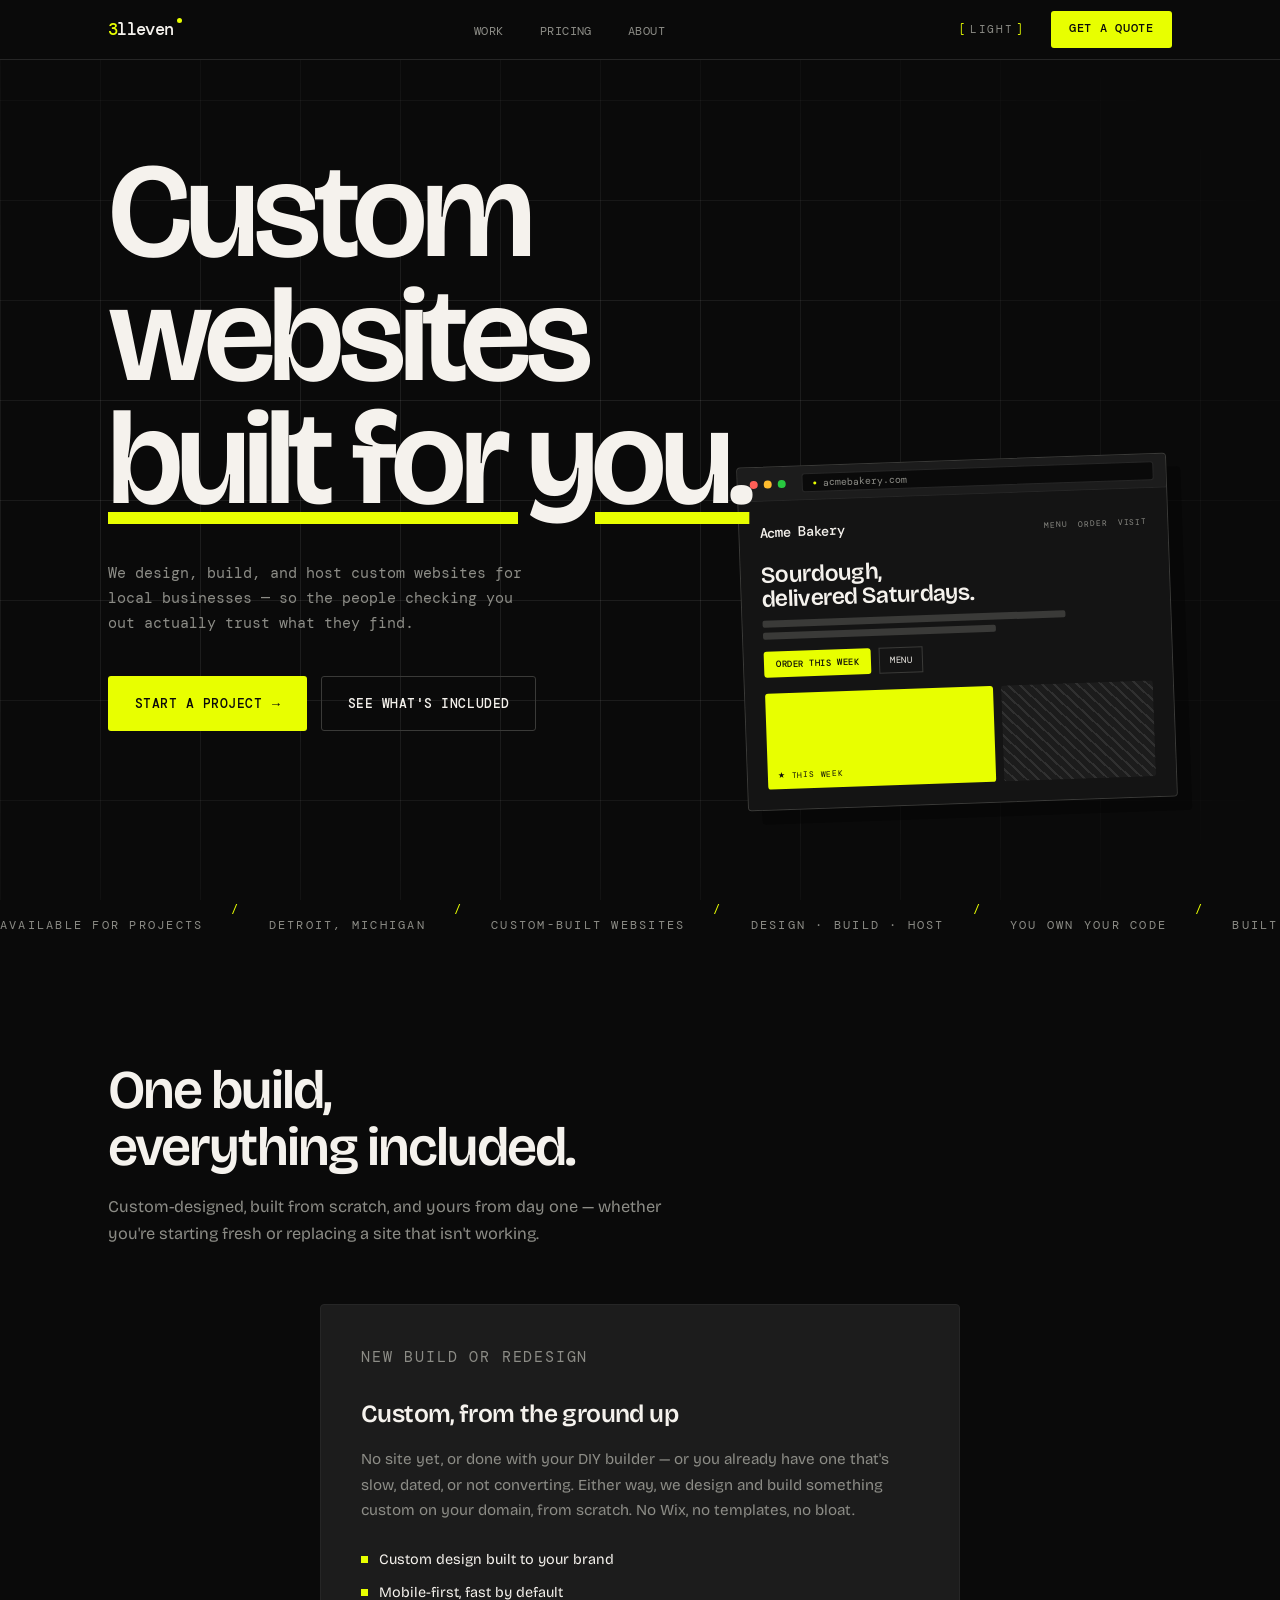
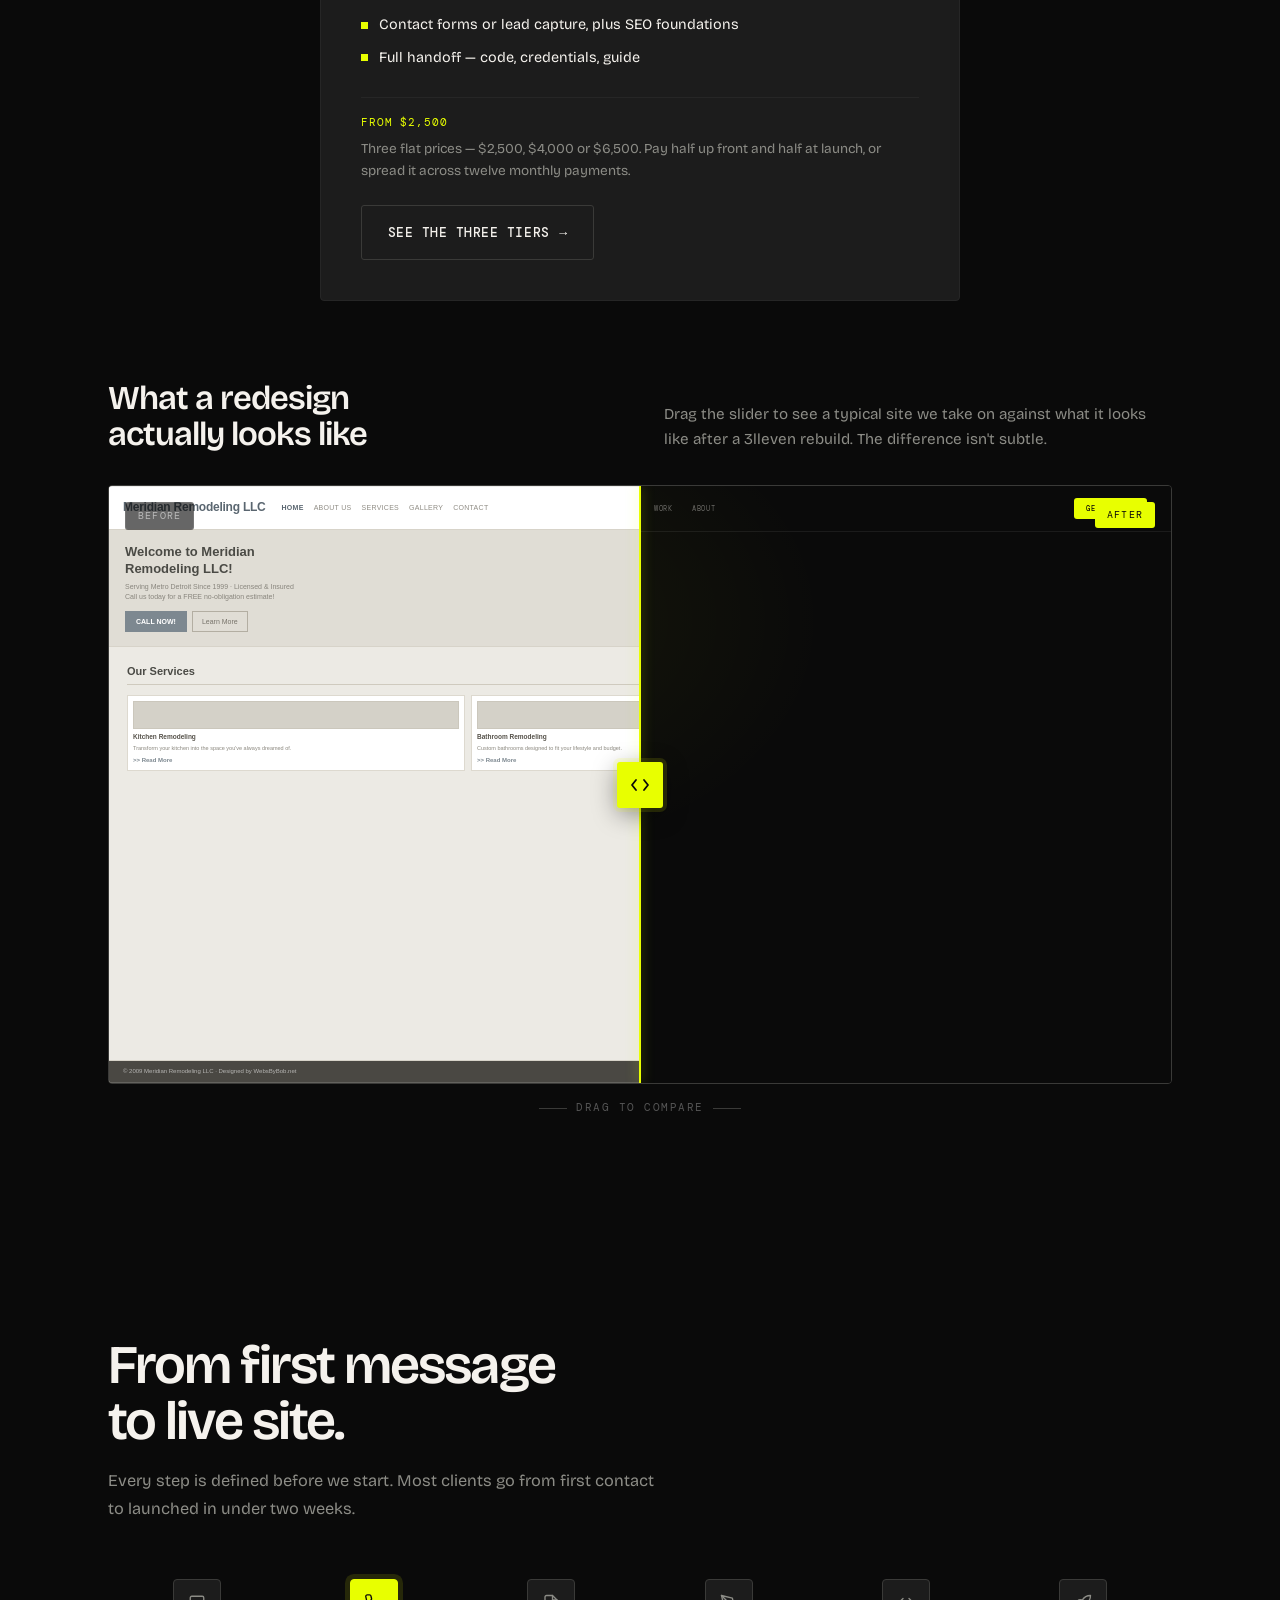
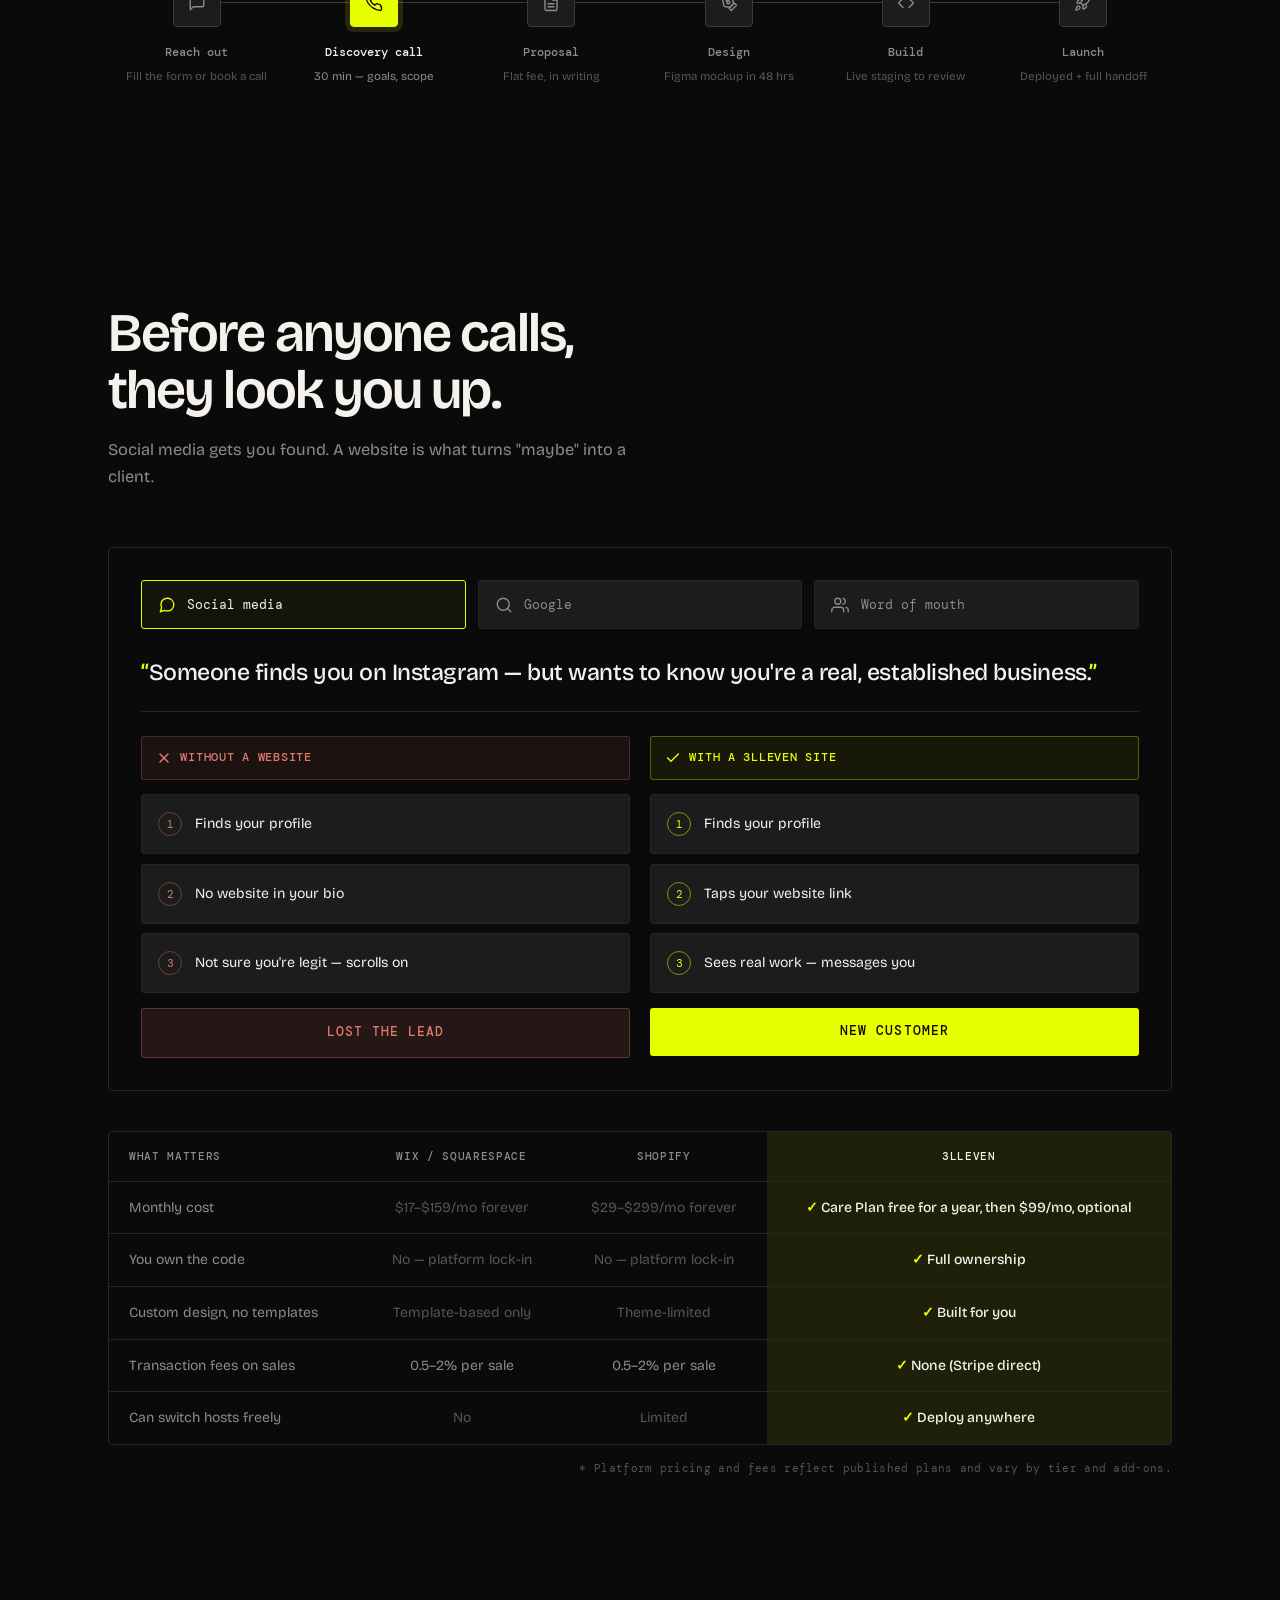
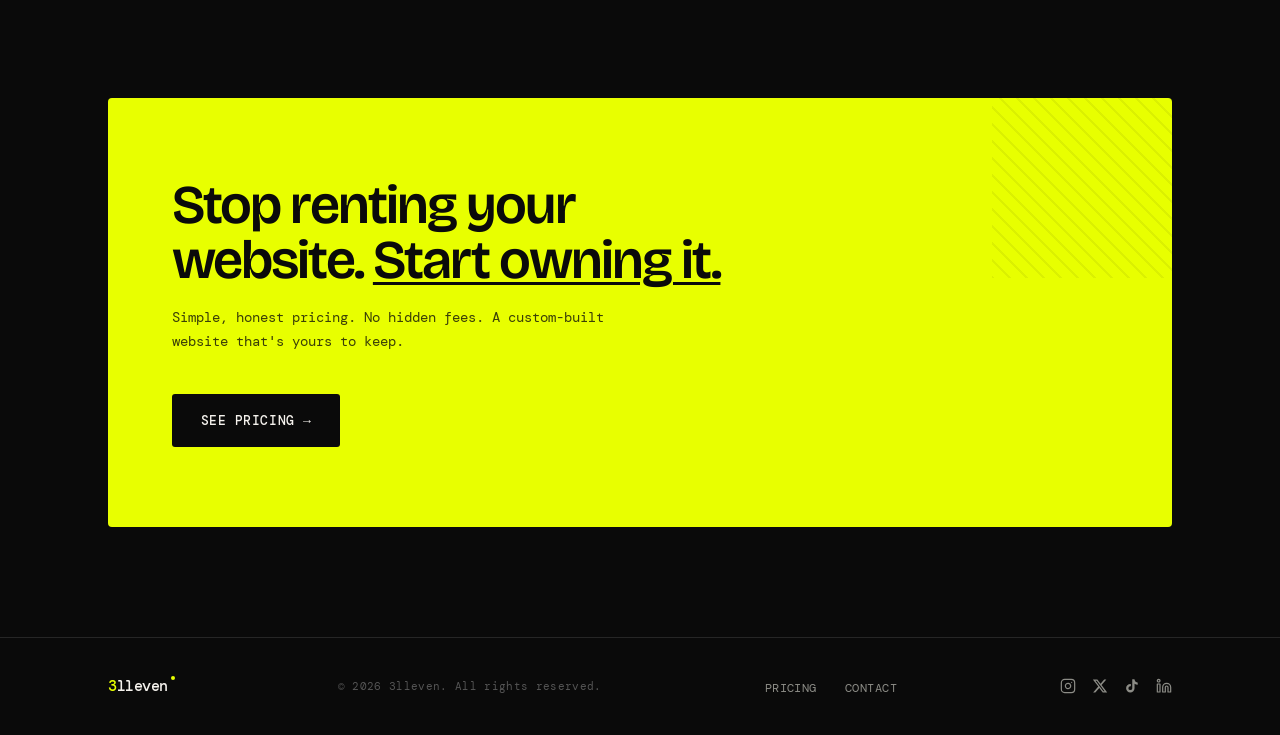
<file: index.html>
<!DOCTYPE html>
<html lang="en" data-theme="dark">
<head>
  <meta charset="UTF-8" />
  <link rel="icon" type="image/svg+xml" href="favicon.svg">
  <link rel="icon" type="image/png" href="favicon.png">
  <link rel="apple-touch-icon" href="favicon.png">
  <meta name="viewport" content="width=device-width, initial-scale=1.0" />
  <title>3lleven — Websites built to convert</title>
  <meta name="description" content="3lleven is a one-person web design studio in Detroit. Custom websites at three flat prices — $2,500, $4,000 or $6,500. Built from scratch, owned by you." />
  <link rel="preconnect" href="https://fonts.googleapis.com" />
  <link rel="preconnect" href="https://fonts.gstatic.com" crossorigin />
  <link href="https://fonts.googleapis.com/css2?family=DM+Mono:wght@400;500&family=Bricolage+Grotesque:opsz,wght@12..96,400;12..96,500;12..96,600;12..96,700;12..96,800&display=swap" rel="stylesheet" />
  <link rel="stylesheet" href="style.css" />
  <script type="application/ld+json">
  {
    "@context": "https://schema.org",
    "@type": "LocalBusiness",
    "name": "3lleven",
    "url": "https://3lleven.com",
    "email": "hello@3lleven.com",
    "description": "One-person web design and branding studio building custom websites for local businesses.",
    "areaServed": {
      "@type": "City",
      "name": "Detroit"
    },
    "sameAs": [
      "https://instagram.com/3llevendotcom",
      "https://x.com/3llevendotcom",
      "https://tiktok.com/@3llevendotcom",
      "https://linkedin.com/company/3lleven"
    ]
  }
  </script>
</head>
<body>

<!-- NAV -->
<nav>
  <div class="nav-inner">
    <a href="index.html" class="logo" aria-label="3lleven home"><span class="l3">3</span>lleven<span class="dot"></span></a>
    <ul class="nav-links">
      <li><a href="work.html">Work</a></li>
      <li><a href="pricing.html">Pricing</a></li>
      <li><a href="about.html">About</a></li>
    </ul>
    <div class="nav-right">
      <button class="theme-btn" id="themeToggle" aria-label="Toggle theme">LIGHT</button>
      <a href="contact.html" class="nav-cta">Get a Quote</a>
      <button class="hamburger" id="hamburger" aria-label="Toggle menu">
        <span></span><span></span><span></span>
      </button>
    </div>
  </div>
</nav>

<div class="mobile-menu" id="mobileMenu">
  <a href="work.html">Work</a>
  <a href="pricing.html">Pricing</a>
  <a href="about.html">About</a>
  <a href="contact.html" class="mob-cta">Get a Quote</a>
</div>

<!-- HERO -->
<section class="hero" id="heroWrap">
  <div class="hero-grid"></div>

  <div class="hero-content">
    <h1 class="hero-h1">
      Custom websites<br>
      <span class="hero-accent">built for you.</span>
    </h1>
    <p class="hero-lede">We design, build, and host custom websites for local businesses — so the people checking you out actually trust what they find.</p>
    <div class="hero-actions">
      <a href="contact.html" class="btn btn-accent">Start a project <span class="arr">→</span></a>
      <a href="#services" class="btn btn-line">See what's included</a>
    </div>
  </div>

  <!-- Browser preview card (desktop) -->
  <div class="hero-browser" id="heroBrowser">
    <div class="hero-browser-bar">
      <span class="hero-browser-dot" style="background:#ff5f57"></span>
      <span class="hero-browser-dot" style="background:#febc2e"></span>
      <span class="hero-browser-dot" style="background:#28c840"></span>
      <div class="hero-browser-url">acmebakery.com</div>
    </div>
    <div class="hero-browser-body">
      <div class="hero-browser-nav">
        <div class="hero-browser-logo">Acme Bakery</div>
        <div class="hero-browser-navlinks">
          <span>Menu</span><span>Order</span><span>Visit</span>
        </div>
      </div>
      <div class="hero-browser-headline">Sourdough,<br>delivered Saturdays.</div>
      <div class="hero-browser-bar-text" style="width:78%"></div>
      <div class="hero-browser-bar-text" style="width:60%"></div>
      <div class="hero-browser-btns">
        <div class="hero-browser-btn-primary">Order this week</div>
        <div class="hero-browser-btn-secondary">Menu</div>
      </div>
      <div class="hero-browser-cards">
        <div class="hero-browser-card hero-browser-card-accent">
          <div class="hero-browser-card-label">★ This week</div>
        </div>
        <div class="hero-browser-card hero-browser-card-stripe"></div>
      </div>
    </div>
  </div>
</section>

<!-- MARQUEE -->
<div class="marquee" aria-hidden="true">
  <div class="marquee-track">
    <span>Available for projects</span><span class="sep">/</span><span>Detroit, Michigan</span><span class="sep">/</span><span>Custom-built websites</span><span class="sep">/</span><span>Design · Build · Host</span><span class="sep">/</span><span>You own your code</span><span class="sep">/</span><span>Built to convert</span><span class="sep">/</span>
  </div>
  <div class="marquee-track">
    <span>Available for projects</span><span class="sep">/</span><span>Detroit, Michigan</span><span class="sep">/</span><span>Custom-built websites</span><span class="sep">/</span><span>Design · Build · Host</span><span class="sep">/</span><span>You own your code</span><span class="sep">/</span><span>Built to convert</span><span class="sep">/</span>
  </div>
</div>

<!-- SERVICES -->
<section id="services">
  <div class="wrap">
    <div class="sec-head">
      <h2 class="sec-headline">One build,<br>everything included.</h2>
      <p class="sec-sub">Custom-designed, built from scratch, and yours from day one — whether you're starting fresh or replacing a site that isn't working.</p>
    </div>

    <div class="services-grid services-grid-single">

      <div class="svc-card fade-up">
        <p class="svc-tag">New build or redesign</p>
        <h3>Custom, from the ground up</h3>
        <p>No site yet, or done with your DIY builder — or you already have one that's slow, dated, or not converting. Either way, we design and build something custom on your domain, from scratch. No Wix, no templates, no bloat.</p>
        <ul class="svc-list">
          <li>Custom design built to your brand</li>
          <li>Mobile-first, fast by default</li>
          <li>Contact forms or lead capture, plus SEO foundations</li>
          <li>Full handoff — code, credentials, guide</li>
        </ul>
        <div class="plan-note">
          <span class="plan-note-tag">From $2,500</span>
          Three flat prices — $2,500, $4,000 or $6,500. Pay half up front and half at launch, or spread it across twelve monthly payments.
        </div>
        <a href="pricing.html" class="btn btn-line" style="margin-top:1.5rem;">See the three tiers <span class="arr">→</span></a>
      </div>

    </div>

    <!-- Before / After Slider -->
    <div class="ba-section">
      <div class="ba-head">
        <h3>What a redesign<br/>actually looks like</h3>
        <p>Drag the slider to see a typical site we take on against what it looks like after a 3lleven rebuild. The difference isn't subtle.</p>
      </div>

      <div class="ba-wrap" id="slider1">
        <!-- AFTER (bottom layer, full width) -->
        <div class="ba-after fake-after">
          <div class="fa-nav">
            <div class="fa-logo">
              <div class="fa-logo-mark"><div class="fa-logo-mark-inner"></div></div>
              <div class="fa-logo-name">Meridian</div>
            </div>
            <div class="fa-nav-links">
              <span class="fa-nav-link active">Home</span>
              <span class="fa-nav-link">Services</span>
              <span class="fa-nav-link">Work</span>
              <span class="fa-nav-link">About</span>
            </div>
            <div class="fa-nav-cta">Get a Quote</div>
          </div>
          <div class="fa-hero">
            <div class="fa-hero-left">
              <div class="fa-eyebrow">
                <div class="fa-eyebrow-dot"></div>
                <span class="fa-eyebrow-text">Detroit, MI · Est. 2019</span>
              </div>
              <div class="fa-h1">
                <span class="fa-h1-line">Your home,</span>
                <span class="fa-h1-line">transformed.</span>
              </div>
              <div class="fa-sub">Premium remodeling with transparent pricing and guaranteed workmanship.</div>
              <div class="fa-actions">
                <div class="fa-btn-primary">Free Estimate</div>
                <div class="fa-btn-ghost">See Our Work</div>
              </div>
              <div class="fa-chips">
                <div class="fa-chip"><span class="fa-chip-dot green"></span>200+ projects</div>
                <div class="fa-chip"><span class="fa-chip-dot blue"></span>5-star rated</div>
                <div class="fa-chip"><span class="fa-chip-dot purple"></span>Licensed &amp; insured</div>
              </div>
            </div>
          </div>
        </div>

        <!-- BEFORE (clipped top layer) -->
        <div class="ba-before" id="slider1-before">
          <div class="fake-before">
            <div class="fb-nav">
              <div class="fb-logo">Meridian Remodeling LLC</div>
              <div class="fb-nav-links">
                <div class="fb-nav-link active">HOME</div>
                <div class="fb-nav-link">ABOUT US</div>
                <div class="fb-nav-link">SERVICES</div>
                <div class="fb-nav-link">GALLERY</div>
                <div class="fb-nav-link">CONTACT</div>
              </div>
              <div class="fb-search">
                <div class="fb-search-input"></div>
                <div class="fb-search-btn">GO</div>
              </div>
            </div>
            <div class="fb-hero">
              <div class="fb-hero-text">
                <div class="fb-hero-h1">Welcome to Meridian<br>Remodeling LLC!</div>
                <div class="fb-hero-sub">Serving Metro Detroit Since 1999 · Licensed &amp; Insured<br>Call us today for a FREE no-obligation estimate!</div>
                <div class="fb-hero-btns">
                  <div class="fb-btn-red">CALL NOW!</div>
                  <div class="fb-btn-outline">Learn More</div>
                </div>
              </div>
              <div class="fb-hero-img"></div>
            </div>
            <div class="fb-body">
              <div class="fb-main">
                <div class="fb-main-title">Our Services</div>
                <div class="fb-main-cards">
                  <div class="fb-main-card">
                    <div class="fb-main-card-img"></div>
                    <div class="fb-main-card-title">Kitchen Remodeling</div>
                    <div class="fb-main-card-text">Transform your kitchen into the space you've always dreamed of.</div>
                    <div class="fb-main-card-link">&gt;&gt; Read More</div>
                  </div>
                  <div class="fb-main-card">
                    <div class="fb-main-card-img"></div>
                    <div class="fb-main-card-title">Bathroom Remodeling</div>
                    <div class="fb-main-card-text">Custom bathrooms designed to fit your lifestyle and budget.</div>
                    <div class="fb-main-card-link">&gt;&gt; Read More</div>
                  </div>
                  <div class="fb-main-card">
                    <div class="fb-main-card-img"></div>
                    <div class="fb-main-card-title">Basement Finishing</div>
                    <div class="fb-main-card-text">Turn your unfinished basement into valuable living space.</div>
                    <div class="fb-main-card-link">&gt;&gt; Read More</div>
                  </div>
                </div>
              </div>
            </div>
            <div class="fb-footer">
              <div class="fb-footer-text">© 2009 Meridian Remodeling LLC · Designed by WebsByBob.net</div>
            </div>
          </div>
        </div>

        <div class="ba-divider" id="slider1-divider"></div>
        <div class="ba-handle" id="slider1-handle">
          <svg viewBox="0 0 20 20" fill="none">
            <path d="M6 5L2 10L6 15" stroke="#0A0A0A" stroke-width="1.8" stroke-linecap="round" stroke-linejoin="round"/>
            <path d="M14 5L18 10L14 15" stroke="#0A0A0A" stroke-width="1.8" stroke-linecap="round" stroke-linejoin="round"/>
          </svg>
        </div>
        <div class="ba-badge ba-badge-before">Before</div>
        <div class="ba-badge ba-badge-after">After</div>
      </div>
      <p class="ba-hint">drag to compare</p>
    </div>
  </div>
</section>

<!-- PROCESS -->
<section id="process">
  <div class="wrap">
    <div class="sec-head">
      <h2 class="sec-headline">From first message<br>to live site.</h2>
      <p class="sec-sub">Every step is defined before we start. Most clients go from first contact to launched in under two weeks.</p>
    </div>

    <div class="steps-row">

      <div class="step" data-step="0">
        <div class="step-num">
          <svg width="18" height="18" viewBox="0 0 24 24" fill="none" stroke="currentColor" stroke-width="1.8" stroke-linecap="round" stroke-linejoin="round">
            <path d="M21 15a2 2 0 0 1-2 2H7l-4 4V5a2 2 0 0 1 2-2h14a2 2 0 0 1 2 2z"/>
          </svg>
        </div>
        <div class="step-label">Reach out</div>
        <div class="step-note">Fill the form or book a call</div>
      </div>

      <div class="step" data-step="1">
        <div class="step-num">
          <svg width="18" height="18" viewBox="0 0 24 24" fill="none" stroke="currentColor" stroke-width="1.8" stroke-linecap="round" stroke-linejoin="round">
            <path d="M22 16.92v3a2 2 0 0 1-2.18 2 19.79 19.79 0 0 1-8.63-3.07A19.5 19.5 0 0 1 4.07 12a19.79 19.79 0 0 1-3.07-8.67A2 2 0 0 1 3 1.18h3a2 2 0 0 1 2 1.72c.127.96.361 1.903.7 2.81a2 2 0 0 1-.45 2.11L7.09 8.91a16 16 0 0 0 6 6l1.27-1.27a2 2 0 0 1 2.11-.45c.907.339 1.85.573 2.81.7A2 2 0 0 1 21 16v.92z"/>
          </svg>
        </div>
        <div class="step-label">Discovery call</div>
        <div class="step-note">30 min — goals, scope</div>
      </div>

      <div class="step" data-step="2">
        <div class="step-num">
          <svg width="18" height="18" viewBox="0 0 24 24" fill="none" stroke="currentColor" stroke-width="1.8" stroke-linecap="round" stroke-linejoin="round">
            <path d="M14 2H6a2 2 0 0 0-2 2v16a2 2 0 0 0 2 2h12a2 2 0 0 0 2-2V8z"/>
            <polyline points="14 2 14 8 20 8"/>
            <line x1="16" y1="13" x2="8" y2="13"/>
            <line x1="16" y1="17" x2="8" y2="17"/>
          </svg>
        </div>
        <div class="step-label">Proposal</div>
        <div class="step-note">Flat fee, in writing</div>
      </div>

      <div class="step" data-step="3">
        <div class="step-num">
          <svg width="18" height="18" viewBox="0 0 24 24" fill="none" stroke="currentColor" stroke-width="1.8" stroke-linecap="round" stroke-linejoin="round">
            <path d="M12 19l7-7 3 3-7 7-3-3z"/>
            <path d="M18 13l-1.5-7.5L2 2l3.5 14.5L13 18l5-5z"/>
            <path d="M2 2l7.586 7.586"/>
            <circle cx="11" cy="11" r="2"/>
          </svg>
        </div>
        <div class="step-label">Design</div>
        <div class="step-note">Figma mockup in 48 hrs</div>
      </div>

      <div class="step" data-step="4">
        <div class="step-num">
          <svg width="18" height="18" viewBox="0 0 24 24" fill="none" stroke="currentColor" stroke-width="1.8" stroke-linecap="round" stroke-linejoin="round">
            <polyline points="16 18 22 12 16 6"/>
            <polyline points="8 6 2 12 8 18"/>
          </svg>
        </div>
        <div class="step-label">Build</div>
        <div class="step-note">Live staging to review</div>
      </div>

      <div class="step" data-step="5">
        <div class="step-num">
          <svg width="18" height="18" viewBox="0 0 24 24" fill="none" stroke="currentColor" stroke-width="1.8" stroke-linecap="round" stroke-linejoin="round">
            <path d="M4.5 16.5c-1.5 1.26-2 5-2 5s3.74-.5 5-2c.71-.84.7-2.13-.09-2.91a2.18 2.18 0 0 0-2.91-.09z"/>
            <path d="M12 15l-3-3a22 22 0 0 1 2-3.95A12.88 12.88 0 0 1 22 2c0 2.72-.78 7.5-6 11a22.35 22.35 0 0 1-4 2z"/>
            <path d="M9 12H4s.55-3.03 2-4c1.62-1.08 5 0 5 0"/>
            <path d="M12 15v5s3.03-.55 4-2c1.08-1.62 0-5 0-5"/>
          </svg>
        </div>
        <div class="step-label">Launch</div>
        <div class="step-note">Deployed + full handoff</div>
      </div>

    </div>
  </div>
</section>

<!-- WHY US -->
<section id="whyus">
  <div class="wrap">
    <div class="whyus-header">
      <h2 class="sec-headline">Before anyone calls,<br/>they look you up.</h2>
      <p class="sec-sub">Social media gets you found. A website is what turns "maybe" into a client.</p>
    </div>

    <div class="finder fade-up">
      <div class="finder-tabs" id="finderTabs">
        <button class="finder-tab active" data-i="0" type="button">
          <svg class="ft-ico" viewBox="0 0 24 24" fill="none" stroke="currentColor" stroke-width="1.8" stroke-linecap="round" stroke-linejoin="round"><path d="M21 11.5a8.38 8.38 0 0 1-.9 3.8 8.5 8.5 0 0 1-7.6 4.7 8.38 8.38 0 0 1-3.8-.9L3 21l1.9-5.7a8.38 8.38 0 0 1-.9-3.8 8.5 8.5 0 0 1 4.7-7.6 8.38 8.38 0 0 1 3.8-.9h.5a8.48 8.48 0 0 1 8 8v.5z"/></svg>
          Social media
        </button>
        <button class="finder-tab" data-i="1" type="button">
          <svg class="ft-ico" viewBox="0 0 24 24" fill="none" stroke="currentColor" stroke-width="1.8" stroke-linecap="round" stroke-linejoin="round"><circle cx="11" cy="11" r="8"/><line x1="21" y1="21" x2="16.65" y2="16.65"/></svg>
          Google
        </button>
        <button class="finder-tab" data-i="2" type="button">
          <svg class="ft-ico" viewBox="0 0 24 24" fill="none" stroke="currentColor" stroke-width="1.8" stroke-linecap="round" stroke-linejoin="round"><path d="M17 21v-2a4 4 0 0 0-4-4H5a4 4 0 0 0-4 4v2"/><circle cx="9" cy="7" r="4"/><path d="M23 21v-2a4 4 0 0 0-3-3.87"/><path d="M16 3.13a4 4 0 0 1 0 7.75"/></svg>
          Word of mouth
        </button>
      </div>

      <p class="finder-quote" id="finderQuote"></p>

      <div class="finder-cols">
        <div class="finder-col bad">
          <div class="finder-col-head">
            <svg viewBox="0 0 24 24" width="16" height="16" fill="none" stroke="currentColor" stroke-width="2.2" stroke-linecap="round"><line x1="18" y1="6" x2="6" y2="18"/><line x1="6" y1="6" x2="18" y2="18"/></svg>
            Without a website
          </div>
          <div class="finder-steps" id="finderBad"></div>
          <div class="finder-outcome" id="finderBadOut"></div>
        </div>
        <div class="finder-col good">
          <div class="finder-col-head">
            <svg viewBox="0 0 24 24" width="16" height="16" fill="none" stroke="currentColor" stroke-width="2.2" stroke-linecap="round" stroke-linejoin="round"><polyline points="20 6 9 17 4 12"/></svg>
            With a 3lleven site
          </div>
          <div class="finder-steps" id="finderGood"></div>
          <div class="finder-outcome" id="finderGoodOut"></div>
        </div>
      </div>
    </div>


    <div class="compare-wrap">
      <table class="compare-table">
        <thead>
          <tr>
            <th>What matters</th>
            <th>Wix / Squarespace</th>
            <th>Shopify</th>
            <th class="col-hi-head">3lleven</th>
          </tr>
        </thead>
        <tbody>
          <tr>
            <td>Monthly cost</td>
            <td><span class="cx">$17–$159/mo forever</span></td>
            <td><span class="cx">$29–$299/mo forever</span></td>
            <td class="col-hi"><span class="ck">✓</span> Care Plan free for a year, then $99/mo, optional</td>
          </tr>
          <tr>
            <td>You own the code</td>
            <td><span class="cx">No — platform lock-in</span></td>
            <td><span class="cx">No — platform lock-in</span></td>
            <td class="col-hi"><span class="ck">✓</span> Full ownership</td>
          </tr>
          <tr>
            <td>Custom design, no templates</td>
            <td><span class="cx">Template-based only</span></td>
            <td><span class="cx">Theme-limited</span></td>
            <td class="col-hi"><span class="ck">✓</span> Built for you</td>
          </tr>
          <tr>
            <td>Transaction fees on sales</td>
            <td><span class="cw">0.5–2% per sale</span></td>
            <td><span class="cw">0.5–2% per sale</span></td>
            <td class="col-hi"><span class="ck">✓</span> None (Stripe direct)</td>
          </tr>
          <tr>
            <td>Can switch hosts freely</td>
            <td><span class="cx">No</span></td>
            <td><span class="cx">Limited</span></td>
            <td class="col-hi"><span class="ck">✓</span> Deploy anywhere</td>
          </tr>
        </tbody>
      </table>
    </div>
    <p class="compare-caption">* Platform pricing and fees reflect published plans and vary by tier and add-ons.</p>
  </div>
</section>

<!-- FINAL CTA -->
<div id="cta">
  <div class="wrap">
    <div class="cta-card">
      <h2 class="cta-headline">Stop renting your website. <em>Start owning it.</em></h2>
      <p class="cta-sub">Simple, honest pricing. No hidden fees. A custom-built website that's yours to keep.</p>
      <a href="pricing.html" class="cta-btn">See pricing →</a>
    </div>
  </div>
</div>

<!-- FOOTER -->
<footer>
  <div class="footer-inner">
    <div class="footer-logo"><span class="l3">3</span>lleven<span class="dot"></span></div>
    <p class="copy">© 2026 3lleven. All rights reserved.</p>
    <ul class="footer-links">
      <li><a href="pricing.html">Pricing</a></li>
      <li><a href="contact.html">Contact</a></li>
    </ul>
    <div class="footer-social">
      <a href="https://instagram.com/3llevendotcom" target="_blank" rel="noopener" aria-label="Instagram"><svg width="16" height="16" viewBox="0 0 24 24" fill="none" stroke="currentColor" stroke-width="1.8" stroke-linecap="round" stroke-linejoin="round"><rect x="2" y="2" width="20" height="20" rx="5" ry="5"/><path d="M16 11.37A4 4 0 1 1 12.63 8 4 4 0 0 1 16 11.37z"/><line x1="17.5" y1="6.5" x2="17.51" y2="6.5"/></svg></a>
      <a href="https://x.com/3llevendotcom" target="_blank" rel="noopener" aria-label="X"><svg width="16" height="16" viewBox="0 0 24 24" fill="currentColor"><path d="M18.244 2.25h3.308l-7.227 8.26 8.502 11.24H16.17l-5.214-6.817L4.99 21.75H1.68l7.73-8.835L1.254 2.25H8.08l4.713 6.231zm-1.161 17.52h1.833L7.084 4.126H5.117z"/></svg></a>
      <a href="https://tiktok.com/@3llevendotcom" target="_blank" rel="noopener" aria-label="TikTok"><svg width="16" height="16" viewBox="0 0 24 24" fill="currentColor"><path d="M19.59 6.69a4.83 4.83 0 0 1-3.77-4.25V2h-3.45v13.67a2.89 2.89 0 0 1-2.88 2.5 2.89 2.89 0 0 1-2.89-2.89 2.89 2.89 0 0 1 2.89-2.89c.28 0 .54.04.79.1V9.01a6.33 6.33 0 0 0-.79-.05 6.34 6.34 0 0 0-6.34 6.34 6.34 6.34 0 0 0 6.34 6.34 6.34 6.34 0 0 0 6.33-6.34V8.69a8.18 8.18 0 0 0 4.78 1.52V6.75a4.85 4.85 0 0 1-1.01-.06z"/></svg></a>
      <a href="https://linkedin.com/company/3lleven" target="_blank" rel="noopener" aria-label="LinkedIn"><svg width="16" height="16" viewBox="0 0 24 24" fill="none" stroke="currentColor" stroke-width="1.8" stroke-linecap="round" stroke-linejoin="round"><path d="M16 8a6 6 0 0 1 6 6v7h-4v-7a2 2 0 0 0-2-2 2 2 0 0 0-2 2v7h-4v-7a6 6 0 0 1 6-6z"/><rect x="2" y="9" width="4" height="12"/><circle cx="4" cy="4" r="2"/></svg></a>
    </div>
  </div>
</footer>

<script>
  /* ── Theme toggle ── */
  const html  = document.documentElement;
  const btn   = document.getElementById('themeToggle');
  const saved = localStorage.getItem('3lleven-theme') || 'dark';
  html.setAttribute('data-theme', saved);
  btn.textContent = saved === 'dark' ? 'LIGHT' : 'DARK';

  btn.addEventListener('click', () => {
    const next = html.getAttribute('data-theme') === 'dark' ? 'light' : 'dark';
    html.setAttribute('data-theme', next);
    btn.textContent = next === 'dark' ? 'LIGHT' : 'DARK';
    localStorage.setItem('3lleven-theme', next);
  });

  /* ── Scroll fade-in ── */
  const observer = new IntersectionObserver((entries) => {
    entries.forEach(e => { if (e.isIntersecting) { e.target.classList.add('visible'); observer.unobserve(e.target); } });
  }, { threshold: 0.1 });
  document.querySelectorAll('.fade-up').forEach(el => observer.observe(el));

  /* ── Process step animation ── */
  (function() {
    const HOLD    = 1400;
    const OVERLAP = 300;

    document.addEventListener('DOMContentLoaded', function() {
      const steps = Array.from(document.querySelectorAll('.steps-row .step'));
      let cur = 0;

      function activate(idx) {
        steps.forEach(s => s.classList.remove('active'));
        if (idx >= 0) steps[idx].classList.add('active');
      }

      function cycle() {
        activate(cur);
        setTimeout(function() {
          steps[cur].classList.remove('active');
          setTimeout(function() {
            cur = (cur + 1) % steps.length;
            cycle();
          }, OVERLAP);
        }, HOLD);
      }

      cycle();
    });
  })();

  /* ── Before/After slider ── */
  const LERP = 0.12;
  function initSlider(id) {
    const wrap   = document.getElementById(id);
    const before = document.getElementById(id + '-before');
    const div    = document.getElementById(id + '-divider');
    const handle = document.getElementById(id + '-handle');
    let target = 50, cur = 50, drag = false, raf = null;

    const lerp = (a, b, t) => a + (b - a) * t;

    function apply(p) {
      before.style.clipPath = `inset(0 ${100 - p}% 0 0)`;
      div.style.left = handle.style.left = p + '%';
    }
    function tick() {
      cur = lerp(cur, target, LERP);
      apply(cur);
      raf = Math.abs(cur - target) > 0.05 ? requestAnimationFrame(tick) : (apply(cur = target), null);
    }
    function go() { if (!raf) raf = requestAnimationFrame(tick); }
    function set(x) {
      const r = wrap.getBoundingClientRect();
      target = Math.max(0, Math.min((x - r.left) / r.width * 100, 100));
      go();
    }

    wrap.addEventListener('mousedown',   e => { drag = true; set(e.clientX); e.preventDefault(); });
    window.addEventListener('mousemove', e => { if (drag) set(e.clientX); });
    window.addEventListener('mouseup',   () => drag = false);
    wrap.addEventListener('touchstart',  e => { drag = true; set(e.touches[0].clientX); e.preventDefault(); }, { passive: false });
    window.addEventListener('touchmove', e => { if (drag) set(e.touches[0].clientX); }, { passive: false });
    window.addEventListener('touchend',  () => drag = false);
    wrap.addEventListener('click',       e => set(e.clientX));
    wrap.addEventListener('mousemove',   e => { if (!drag) set(e.clientX); });
    wrap.addEventListener('mouseleave',  () => { if (!drag) { target = 50; go(); } });

    apply(50);
  }

  document.addEventListener('DOMContentLoaded', () => initSlider('slider1'));

  /* ── Finder comparison tabs ── */
  (function() {
    const data = [
      {
        quote: "Someone finds you on Instagram — but wants to know you're a real, established business.",
        bad:  ["Finds your profile", "No website in your bio", "Not sure you're legit — scrolls on"],
        good: ["Finds your profile", "Taps your website link", "Sees real work — messages you"],
        out:  { bad: "Lost the lead", good: "New customer" }
      },
      {
        quote: "They Google your business — or what they need nearby — to decide who to call.",
        bad:  ["Googles your business", "Finds a listing with no site", "Goes to the next business"],
        good: ["Googles your business", "Listed on Google with a site", "Books an appointment"],
        out:  { bad: "Lost to a competitor", good: "New customer" }
      },
      {
        quote: "A friend refers you. They look you up before reaching out.",
        bad:  ["Gets a referral from a friend", "Searches — sees no proof of work", "Finds someone else"],
        good: ["Gets a referral from a friend", "Your site shows up first", "Books a consultation"],
        out:  { bad: "Referral wasted", good: "New customer" }
      }
    ];
    const tabs  = document.getElementById('finderTabs');
    const quote = document.getElementById('finderQuote');
    const bad   = document.getElementById('finderBad');
    const good  = document.getElementById('finderGood');
    const badO  = document.getElementById('finderBadOut');
    const goodO = document.getElementById('finderGoodOut');
    if (!tabs) return;

    const steps = list => list.map((t, n) =>
      `<div class="finder-step"><span class="fs-num">${n + 1}</span>${t}</div>`).join('');

    function render(i) {
      const d = data[i];
      quote.textContent = d.quote;
      bad.innerHTML  = steps(d.bad);
      good.innerHTML = steps(d.good);
      badO.textContent  = d.out.bad;
      goodO.textContent = d.out.good;
    }

    tabs.addEventListener('click', e => {
      const btn = e.target.closest('.finder-tab');
      if (!btn) return;
      tabs.querySelectorAll('.finder-tab').forEach(b => b.classList.remove('active'));
      btn.classList.add('active');
      render(+btn.dataset.i);
    });

    render(0);
  })();

  /* ── Hamburger menu ── */
  const hamburger = document.getElementById('hamburger');
  const mobileMenu = document.getElementById('mobileMenu');
  hamburger.addEventListener('click', () => {
    hamburger.classList.toggle('open');
    mobileMenu.classList.toggle('open');
  });
  document.addEventListener('click', e => {
    if (!hamburger.contains(e.target) && !mobileMenu.contains(e.target)) {
      hamburger.classList.remove('open');
      mobileMenu.classList.remove('open');
    }
  });

  /* ── Hero cursor parallax ── */
  (function() {
    const wrap    = document.getElementById('heroWrap');
    const browser = document.getElementById('heroBrowser');
    if (!wrap || !browser) return;
    const isMobile = () => window.innerWidth <= 900;
    let ticking = false;

    function onMove(e) {
      if (isMobile() || ticking) return;
      ticking = true;
      requestAnimationFrame(() => {
        const r = wrap.getBoundingClientRect();
        const x = (e.clientX - r.left) / r.width - 0.5;
        const y = (e.clientY - r.top) / r.height - 0.5;
        browser.style.transform = `rotate(${-2 + x * 3}deg) translate(${x * 8}px, ${y * 6}px)`;
        ticking = false;
      });
    }
    function onLeave() {
      if (!isMobile()) browser.style.transform = 'rotate(-2deg)';
    }

    wrap.addEventListener('mousemove', onMove);
    wrap.addEventListener('mouseleave', onLeave);
  })();
</script>
</body>
</html>
</file>
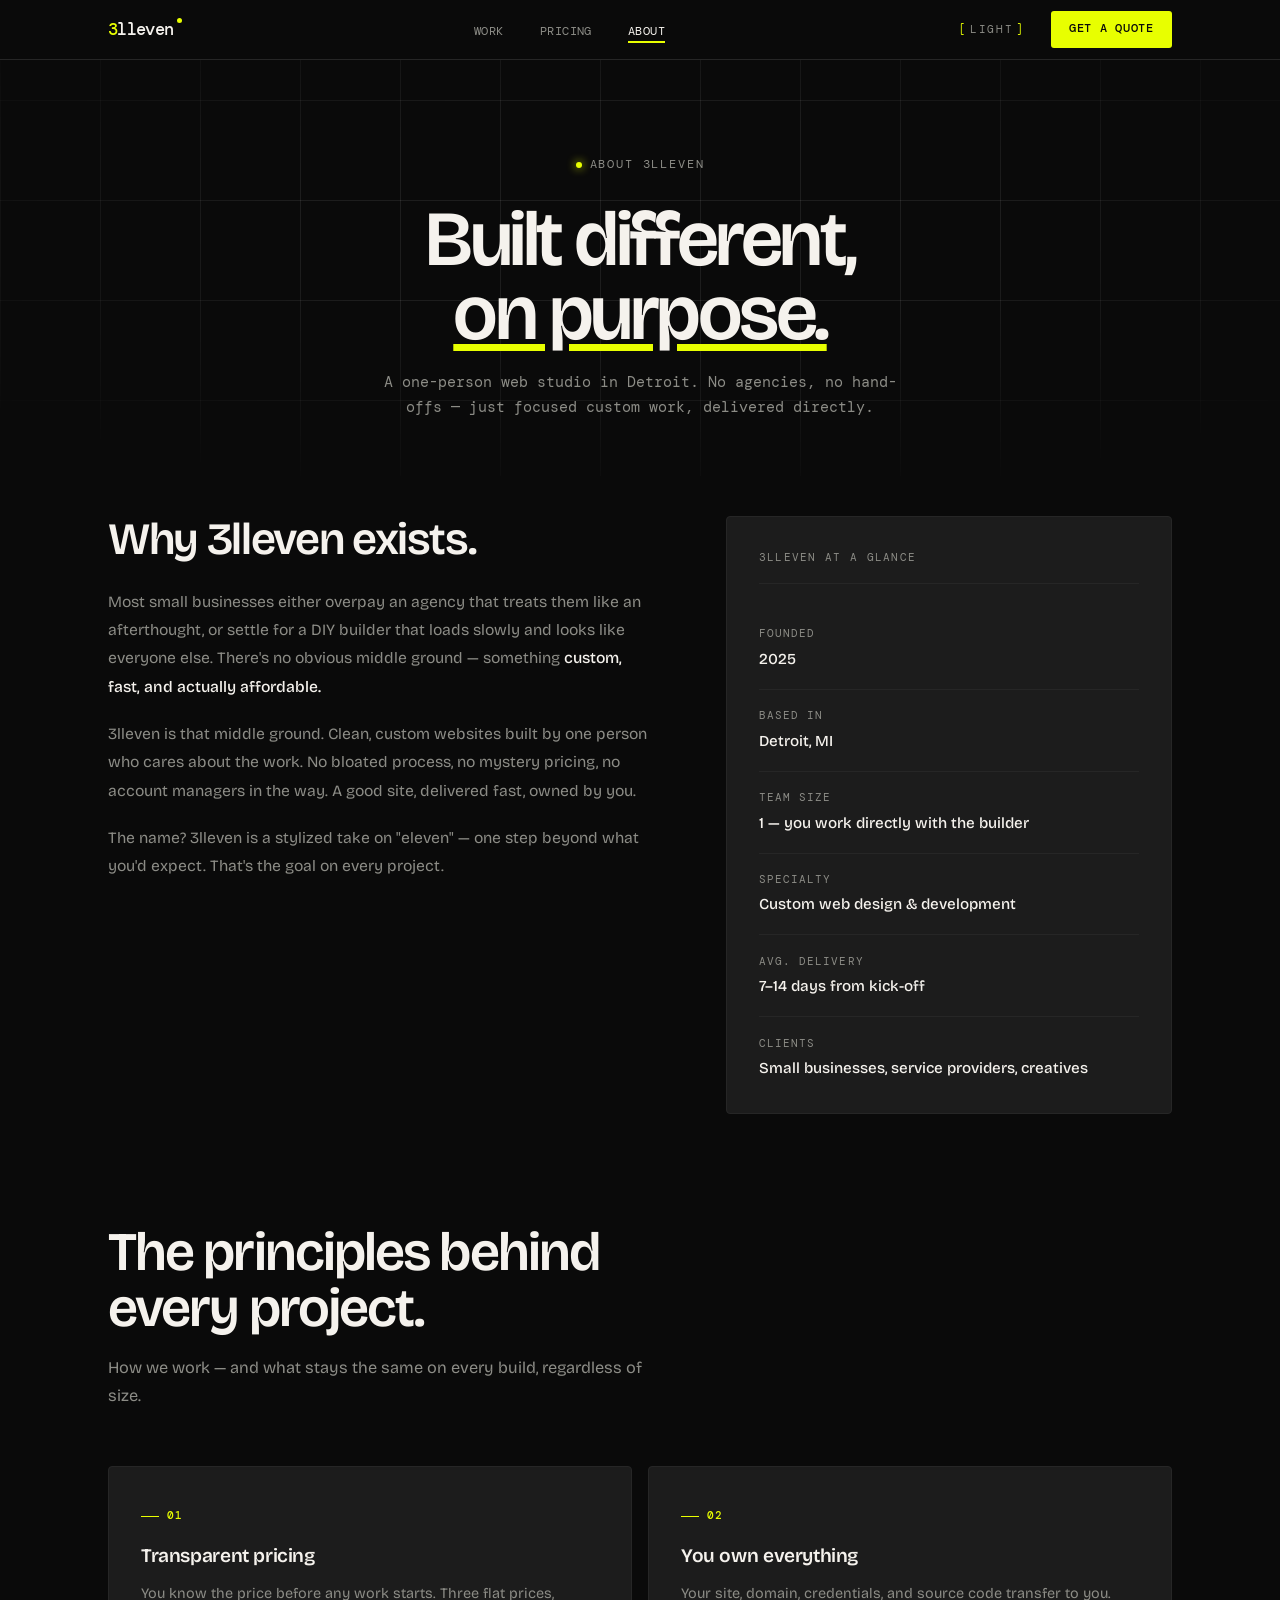
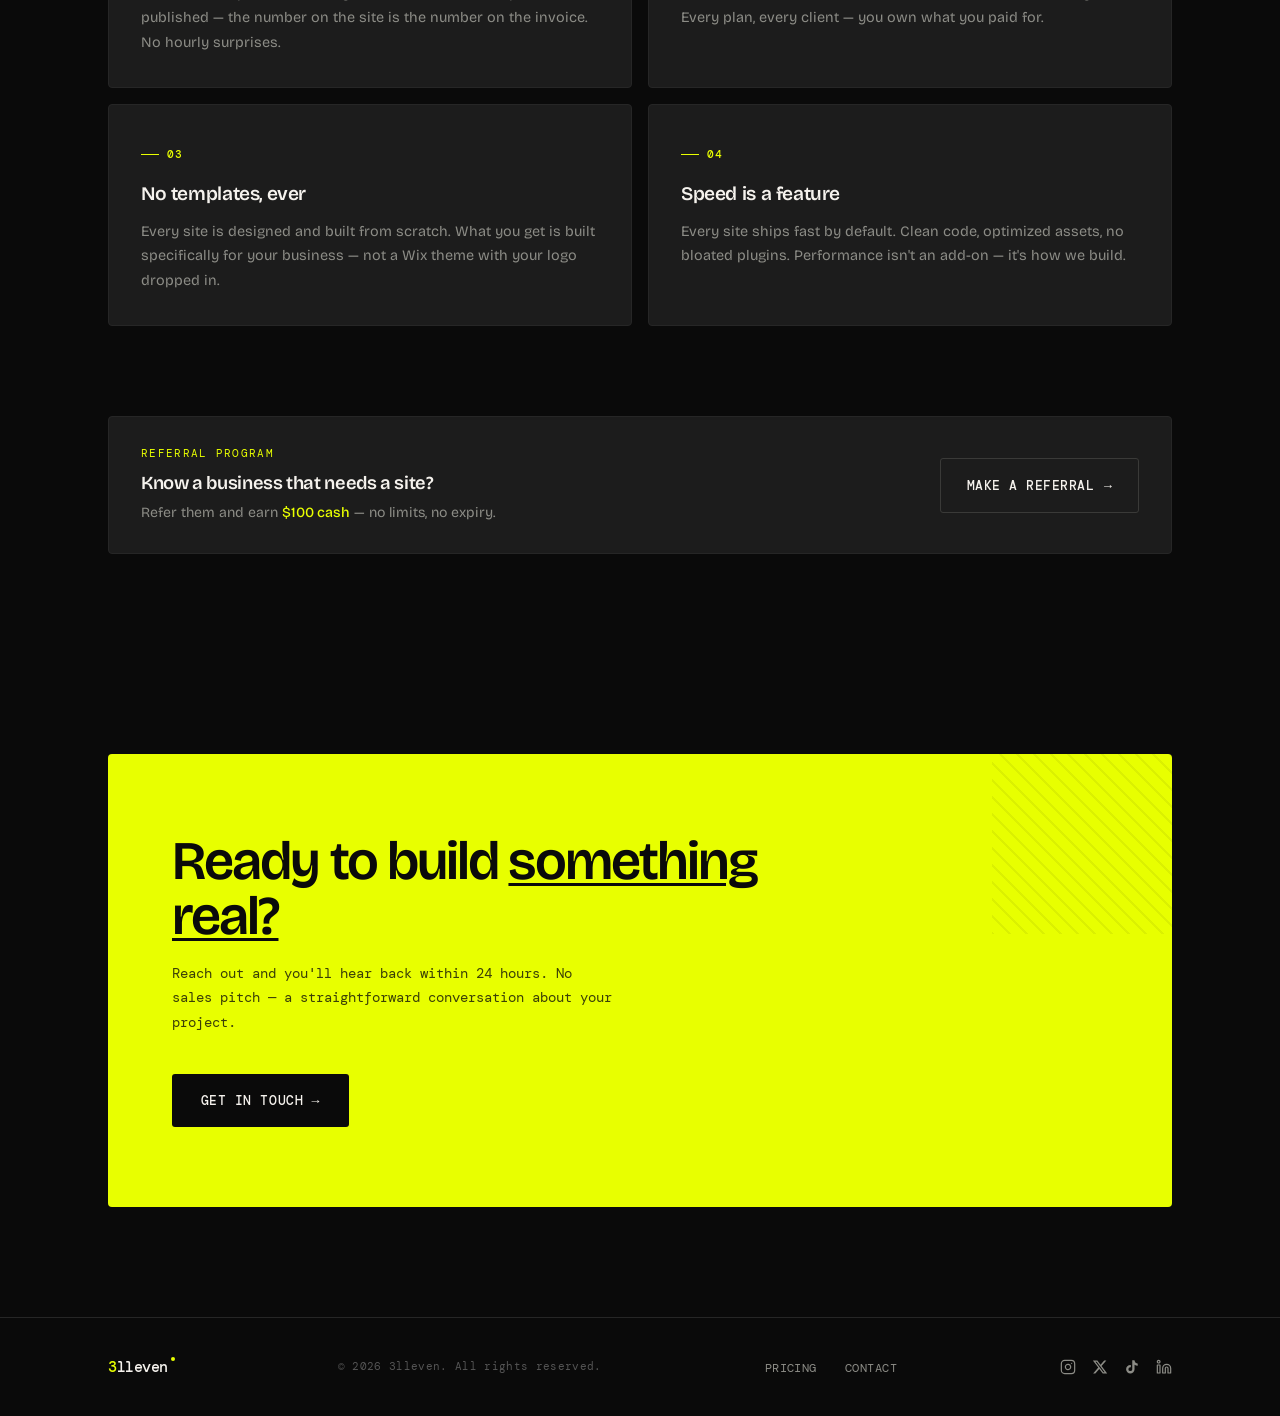
<file: about.html>
<!DOCTYPE html>
<html lang="en" data-theme="dark">
<head>
  <meta charset="UTF-8" />
  <link rel="icon" type="image/svg+xml" href="favicon.svg">
  <link rel="icon" type="image/png" href="favicon.png">
  <link rel="apple-touch-icon" href="favicon.png">
  <meta name="viewport" content="width=device-width, initial-scale=1.0" />
  <title>3lleven — About</title>
  <meta name="description" content="3lleven is a one-person web design studio in Detroit. Custom, fast, owned by the client. No agencies, no templates." />
  <link rel="preconnect" href="https://fonts.googleapis.com" />
  <link rel="preconnect" href="https://fonts.gstatic.com" crossorigin />
  <link href="https://fonts.googleapis.com/css2?family=DM+Mono:wght@400;500&family=Bricolage+Grotesque:opsz,wght@12..96,400;12..96,500;12..96,600;12..96,700;12..96,800&display=swap" rel="stylesheet" />
  <link rel="stylesheet" href="style.css" />
  <style>
    /* ── STORY ── */
    .story-section { padding: 40px 0 90px; }
    .story-inner { display: grid; grid-template-columns: 1.1fr 0.9fr; gap: 4.5rem; align-items: start; }
    @media (max-width: 820px) { .story-inner { grid-template-columns: 1fr; gap: 2.5rem; } }
    .story-text h2 {
      font-family: 'Bricolage Grotesque', sans-serif;
      font-size: clamp(1.9rem, 3.5vw, 2.8rem); font-weight: 600;
      letter-spacing: -0.03em; line-height: 1.06; margin-bottom: 1.5rem;
    }
    .story-text p { font-size: 0.98rem; color: var(--muted); line-height: 1.8; margin-bottom: 1.2rem; }
    .story-text p:last-child { margin-bottom: 0; }
    .story-text p strong { color: var(--fg); font-weight: 500; }

    .identity-card { background: var(--surface2); border: 1px solid var(--border); border-radius: 4px; padding: 2rem; }
    .id-label { font-family: 'DM Mono', monospace; font-size: 0.68rem; letter-spacing: 0.12em; text-transform: uppercase; color: var(--muted); margin-bottom: 1.5rem; padding-bottom: 1rem; border-bottom: 1px solid var(--border); }
    .id-row { display: flex; flex-direction: column; gap: 0.25rem; padding: 1.1rem 0; border-bottom: 1px solid var(--border); }
    .id-row:last-child { border-bottom: none; padding-bottom: 0; }
    .id-key { font-family: 'DM Mono', monospace; font-size: 0.68rem; letter-spacing: 0.1em; text-transform: uppercase; color: var(--muted); }
    .id-val { font-size: 0.95rem; font-weight: 500; color: var(--fg); }

    /* ── VALUES ── */
    .values-section { padding: 20px 0 90px; }
    .values-grid { display: grid; grid-template-columns: repeat(2, 1fr); gap: 1rem; margin-top: 2.75rem; }
    @media (max-width: 700px) { .values-grid { grid-template-columns: 1fr; } }
    .value-card {
      background: var(--surface2); border: 1px solid var(--border); border-radius: 4px; padding: 2rem;
      transition: border-color 0.2s, transform 0.2s;
    }
    .value-card:hover { border-color: var(--accent); transform: translateY(-2px); }
    .value-num { font-family: 'DM Mono', monospace; font-size: 0.7rem; font-weight: 500; color: var(--accent); letter-spacing: 0.12em; margin-bottom: 1rem; display: inline-flex; align-items: center; gap: 0.5rem; }
    .value-num::before { content: ''; width: 18px; height: 1px; background: var(--accent); }
    .value-card h3 { font-family: 'Bricolage Grotesque', sans-serif; font-size: 1.2rem; font-weight: 600; letter-spacing: -0.02em; margin-bottom: 0.6rem; }
    .value-card p { font-size: 0.9rem; color: var(--muted); line-height: 1.7; }

    /* ── REFERRAL STRIP ── */
    .referral-strip {
      margin: 0 0 90px; padding: 1.75rem 2rem;
      background: var(--surface2); border: 1px solid var(--border); border-radius: 4px;
      display: flex; align-items: center; justify-content: space-between; gap: 1.5rem; flex-wrap: wrap;
    }
    .referral-strip .r-eyebrow { font-family: 'DM Mono', monospace; font-size: 0.68rem; letter-spacing: 0.12em; text-transform: uppercase; color: var(--accent); margin-bottom: 0.4rem; }
    .referral-strip .r-title { font-family: 'Bricolage Grotesque', sans-serif; font-size: 1.15rem; font-weight: 600; letter-spacing: -0.02em; margin-bottom: 0.25rem; }
    .referral-strip .r-sub { font-size: 0.88rem; color: var(--muted); }
    .referral-strip .r-sub strong { color: var(--accent); font-weight: 500; }
  </style>
</head>
<body>

<!-- NAV -->
<nav>
  <div class="nav-inner">
    <a href="index.html" class="logo" aria-label="3lleven home"><span class="l3">3</span>lleven<span class="dot"></span></a>
    <ul class="nav-links">
      <li><a href="work.html">Work</a></li>
      <li><a href="pricing.html">Pricing</a></li>
      <li><a href="about.html" class="active">About</a></li>
    </ul>
    <div class="nav-right">
      <button class="theme-btn" id="themeToggle" aria-label="Toggle theme">LIGHT</button>
      <a href="contact.html" class="nav-cta">Get a Quote</a>
      <button class="hamburger" id="hamburger" aria-label="Toggle menu">
        <span></span><span></span><span></span>
      </button>
    </div>
  </div>
</nav>

<div class="mobile-menu" id="mobileMenu">
  <a href="work.html">Work</a>
  <a href="pricing.html">Pricing</a>
  <a href="about.html">About</a>
  <a href="contact.html" class="mob-cta">Get a Quote</a>
</div>

<!-- HEADER -->
<section class="page-hero compact">
  <div class="hero-grid"></div>
  <div class="page-hero-inner">
    <div class="page-status"><span class="page-status-dot"></span>About 3lleven</div>
    <h1 class="page-hero-h1">Built different,<br><span class="hero-accent">on purpose.</span></h1>
    <p class="page-hero-sub">A one-person web studio in Detroit. No agencies, no hand-offs — just focused custom work, delivered directly.</p>
  </div>
</section>

<!-- STORY -->
<section class="story-section">
  <div class="wrap">
    <div class="story-inner">
      <div class="story-text">
        <h2>Why 3lleven exists.</h2>
        <p>Most small businesses either overpay an agency that treats them like an afterthought, or settle for a DIY builder that loads slowly and looks like everyone else. There's no obvious middle ground — something <strong>custom, fast, and actually affordable.</strong></p>
        <p>3lleven is that middle ground. Clean, custom websites built by one person who cares about the work. No bloated process, no mystery pricing, no account managers in the way. A good site, delivered fast, owned by you.</p>
        <p>The name? 3lleven is a stylized take on "eleven" — one step beyond what you'd expect. That's the goal on every project.</p>
      </div>
      <div class="identity-card fade-up">
        <div class="id-label">3lleven at a glance</div>
        <div class="id-row"><span class="id-key">Founded</span><span class="id-val">2025</span></div>
        <div class="id-row"><span class="id-key">Based in</span><span class="id-val">Detroit, MI</span></div>
        <div class="id-row"><span class="id-key">Team size</span><span class="id-val">1 — you work directly with the builder</span></div>
        <div class="id-row"><span class="id-key">Specialty</span><span class="id-val">Custom web design &amp; development</span></div>
        <div class="id-row"><span class="id-key">Avg. delivery</span><span class="id-val">7–14 days from kick-off</span></div>
        <div class="id-row"><span class="id-key">Clients</span><span class="id-val">Small businesses, service providers, creatives</span></div>
      </div>
    </div>
  </div>
</section>

<!-- VALUES -->
<section class="values-section">
  <div class="wrap">
    <div class="sec-head">
      <h2 class="sec-headline">The principles behind<br>every project.</h2>
      <p class="sec-sub">How we work — and what stays the same on every build, regardless of size.</p>
    </div>
    <div class="values-grid">
      <div class="value-card fade-up">
        <div class="value-num">01</div>
        <h3>Transparent pricing</h3>
        <p>You know the price before any work starts. Three flat prices, published — the number on the site is the number on the invoice. No hourly surprises.</p>
      </div>
      <div class="value-card fade-up">
        <div class="value-num">02</div>
        <h3>You own everything</h3>
        <p>Your site, domain, credentials, and source code transfer to you. Every plan, every client — you own what you paid for.</p>
      </div>
      <div class="value-card fade-up">
        <div class="value-num">03</div>
        <h3>No templates, ever</h3>
        <p>Every site is designed and built from scratch. What you get is built specifically for your business — not a Wix theme with your logo dropped in.</p>
      </div>
      <div class="value-card fade-up">
        <div class="value-num">04</div>
        <h3>Speed is a feature</h3>
        <p>Every site ships fast by default. Clean code, optimized assets, no bloated plugins. Performance isn't an add-on — it's how we build.</p>
      </div>
    </div>
  </div>
</section>

<!-- REFERRAL -->
<section>
  <div class="wrap">
    <div class="referral-strip">
      <div>
        <div class="r-eyebrow">Referral program</div>
        <div class="r-title">Know a business that needs a site?</div>
        <div class="r-sub">Refer them and earn <strong>$100 cash</strong> — no limits, no expiry.</div>
      </div>
      <a href="contact.html" class="btn btn-line">Make a referral <span class="arr">→</span></a>
    </div>
  </div>
</section>

<!-- CTA -->
<div id="cta">
  <div class="wrap">
    <div class="cta-card">
      <h2 class="cta-headline">Ready to build <em>something real?</em></h2>
      <p class="cta-sub">Reach out and you'll hear back within 24 hours. No sales pitch — a straightforward conversation about your project.</p>
      <a href="contact.html" class="cta-btn">Get in touch →</a>
    </div>
  </div>
</div>

<!-- FOOTER -->
<footer>
  <div class="footer-inner">
    <div class="footer-logo"><span class="l3">3</span>lleven<span class="dot"></span></div>
    <p class="copy">© 2026 3lleven. All rights reserved.</p>
    <ul class="footer-links">
      <li><a href="pricing.html">Pricing</a></li>
      <li><a href="contact.html">Contact</a></li>
    </ul>
    <div class="footer-social">
      <a href="https://instagram.com/3llevendotcom" target="_blank" rel="noopener" aria-label="Instagram"><svg width="16" height="16" viewBox="0 0 24 24" fill="none" stroke="currentColor" stroke-width="1.8" stroke-linecap="round" stroke-linejoin="round"><rect x="2" y="2" width="20" height="20" rx="5" ry="5"/><path d="M16 11.37A4 4 0 1 1 12.63 8 4 4 0 0 1 16 11.37z"/><line x1="17.5" y1="6.5" x2="17.51" y2="6.5"/></svg></a>
      <a href="https://x.com/3llevendotcom" target="_blank" rel="noopener" aria-label="X"><svg width="16" height="16" viewBox="0 0 24 24" fill="currentColor"><path d="M18.244 2.25h3.308l-7.227 8.26 8.502 11.24H16.17l-5.214-6.817L4.99 21.75H1.68l7.73-8.835L1.254 2.25H8.08l4.713 6.231zm-1.161 17.52h1.833L7.084 4.126H5.117z"/></svg></a>
      <a href="https://tiktok.com/@3llevendotcom" target="_blank" rel="noopener" aria-label="TikTok"><svg width="16" height="16" viewBox="0 0 24 24" fill="currentColor"><path d="M19.59 6.69a4.83 4.83 0 0 1-3.77-4.25V2h-3.45v13.67a2.89 2.89 0 0 1-2.88 2.5 2.89 2.89 0 0 1-2.89-2.89 2.89 2.89 0 0 1 2.89-2.89c.28 0 .54.04.79.1V9.01a6.33 6.33 0 0 0-.79-.05 6.34 6.34 0 0 0-6.34 6.34 6.34 6.34 0 0 0 6.34 6.34 6.34 6.34 0 0 0 6.33-6.34V8.69a8.18 8.18 0 0 0 4.78 1.52V6.75a4.85 4.85 0 0 1-1.01-.06z"/></svg></a>
      <a href="https://linkedin.com/company/3lleven" target="_blank" rel="noopener" aria-label="LinkedIn"><svg width="16" height="16" viewBox="0 0 24 24" fill="none" stroke="currentColor" stroke-width="1.8" stroke-linecap="round" stroke-linejoin="round"><path d="M16 8a6 6 0 0 1 6 6v7h-4v-7a2 2 0 0 0-2-2 2 2 0 0 0-2 2v7h-4v-7a6 6 0 0 1 6-6z"/><rect x="2" y="9" width="4" height="12"/><circle cx="4" cy="4" r="2"/></svg></a>
    </div>
  </div>
</footer>

<script>
  const html  = document.documentElement;
  const btn   = document.getElementById('themeToggle');
  const saved = localStorage.getItem('3lleven-theme') || 'dark';
  html.setAttribute('data-theme', saved);
  btn.textContent = saved === 'dark' ? 'LIGHT' : 'DARK';
  btn.addEventListener('click', () => {
    const next = html.getAttribute('data-theme') === 'dark' ? 'light' : 'dark';
    html.setAttribute('data-theme', next);
    btn.textContent = next === 'dark' ? 'LIGHT' : 'DARK';
    localStorage.setItem('3lleven-theme', next);
  });
  const observer = new IntersectionObserver((entries) => {
    entries.forEach(e => { if (e.isIntersecting) { e.target.classList.add('visible'); observer.unobserve(e.target); } });
  }, { threshold: 0.1 });
  document.querySelectorAll('.fade-up').forEach(el => observer.observe(el));
  const hamburger = document.getElementById('hamburger');
  const mobileMenu = document.getElementById('mobileMenu');
  hamburger.addEventListener('click', () => { hamburger.classList.toggle('open'); mobileMenu.classList.toggle('open'); });
  document.addEventListener('click', e => { if (!hamburger.contains(e.target) && !mobileMenu.contains(e.target)) { hamburger.classList.remove('open'); mobileMenu.classList.remove('open'); } });
</script>
</body>
</html>
</file>
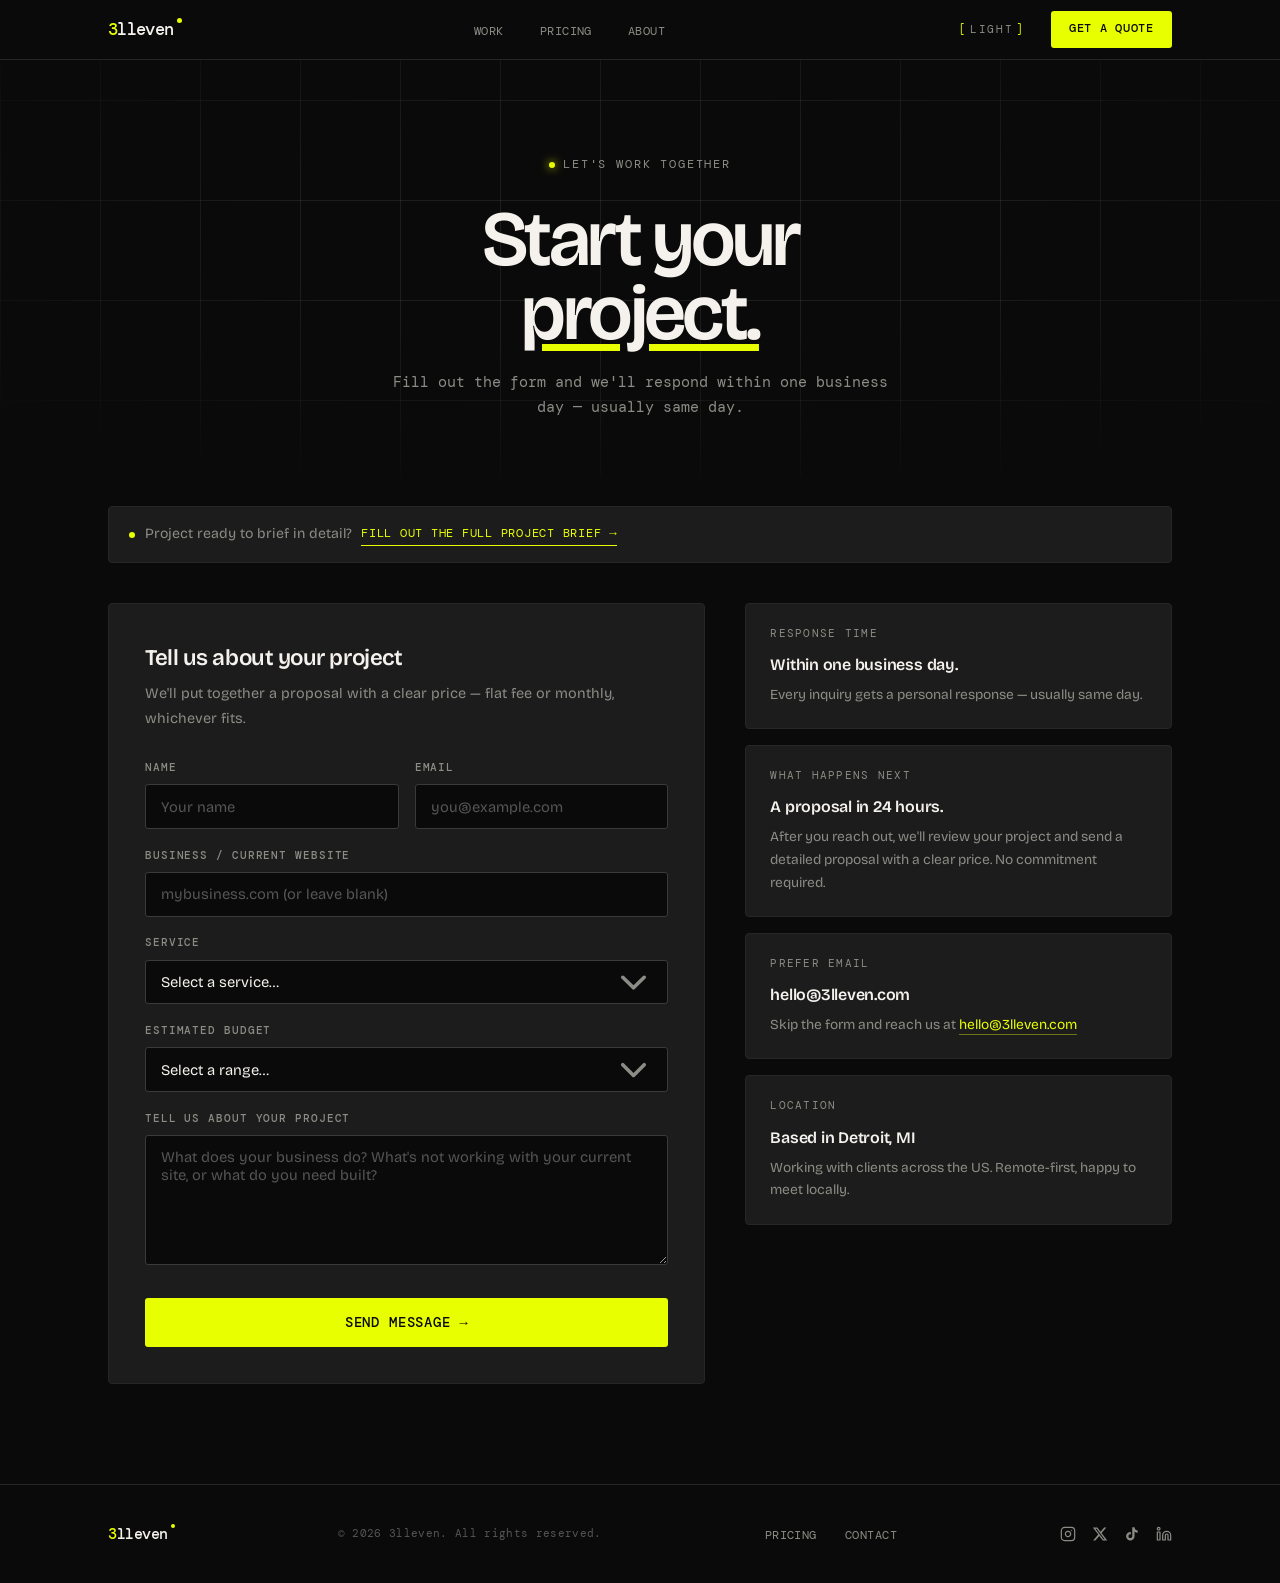
<file: contact.html>
<!DOCTYPE html>
<html lang="en" data-theme="dark">
<head>
  <meta charset="UTF-8" />
  <link rel="icon" type="image/svg+xml" href="favicon.svg">
  <link rel="icon" type="image/png" href="favicon.png">
  <link rel="apple-touch-icon" href="favicon.png">
  <meta name="viewport" content="width=device-width, initial-scale=1.0" />
  <title>3lleven — Get a Quote</title>
  <meta name="description" content="Tell us about your project — we respond to every inquiry within one business day." />
  <link rel="preconnect" href="https://fonts.googleapis.com" />
  <link rel="preconnect" href="https://fonts.gstatic.com" crossorigin />
  <link href="https://fonts.googleapis.com/css2?family=DM+Mono:wght@400;500&family=Bricolage+Grotesque:opsz,wght@12..96,400;12..96,500;12..96,600;12..96,700;12..96,800&display=swap" rel="stylesheet" />
  <link rel="stylesheet" href="style.css" />
  <style>
    .contact-body { display: grid; grid-template-columns: 1.4fr 1fr; gap: 2.5rem; padding: 30px 0 100px; align-items: start; }
    @media (max-width: 820px) { .contact-body { grid-template-columns: 1fr; gap: 1.75rem; } }

    /* ── Intake banner ── */
    .intake-banner {
      grid-column: 1 / -1;
      background: var(--surface2); border: 1px solid var(--border); border-radius: 4px;
      padding: 1rem 1.25rem; font-size: 0.88rem; color: var(--muted);
      display: flex; align-items: center; gap: 0.6rem; flex-wrap: wrap;
    }
    .intake-banner::before { content: ''; width: 6px; height: 6px; border-radius: 50%; background: var(--accent); flex-shrink: 0; }
    .intake-banner a {
      color: var(--accent); font-family: 'DM Mono', monospace; font-size: 0.78rem;
      letter-spacing: 0.06em; text-transform: uppercase;
      border-bottom: 1px solid var(--accent); padding-bottom: 1px;
    }
    [data-theme="light"] .intake-banner a { color: var(--accent); border-color: var(--accent); }

    /* ── Form card ── */
    .form-card {
      background: var(--surface2); border: 1px solid var(--border); border-radius: 4px;
      padding: 2.25rem;
    }
    .form-card h2 {
      font-family: 'Bricolage Grotesque', sans-serif; font-size: 1.4rem; font-weight: 600;
      letter-spacing: -0.02em; margin-bottom: 0.4rem;
    }
    .form-card > p { font-size: 0.9rem; color: var(--muted); margin-bottom: 1.75rem; line-height: 1.7; }
    .field { margin-bottom: 1.1rem; }
    label {
      display: block; font-family: 'DM Mono', monospace; font-size: 0.7rem;
      font-weight: 500; color: var(--muted); letter-spacing: 0.08em; text-transform: uppercase;
      margin-bottom: 0.45rem;
    }
    input, textarea, select {
      width: 100%; font-family: 'Bricolage Grotesque', sans-serif; font-size: 0.92rem;
      background: var(--bg); border: 1px solid var(--border2); color: var(--fg);
      border-radius: 3px; padding: 0.78rem 0.95rem; outline: none;
      transition: border-color 0.2s, box-shadow 0.2s; -webkit-appearance: none;
    }
    input:focus, textarea:focus, select:focus {
      border-color: var(--accent);
      box-shadow: 0 0 0 3px rgba(var(--accent-rgb), 0.18);
    }
    input::placeholder, textarea::placeholder { color: var(--dim); }
    textarea { resize: vertical; min-height: 130px; font-family: inherit; }
    select { cursor: pointer; padding-right: 2.5rem;
      background-image: url("data:image/svg+xml,%3Csvg xmlns='http://www.w3.org/2000/svg' viewBox='0 0 18 18' fill='none'%3E%3Cpath d='M4.5 7l4.5 4.5 4.5-4.5' stroke='%238C8C86' stroke-width='1.5' stroke-linecap='round' stroke-linejoin='round'/%3E%3C/svg%3E");
      background-repeat: no-repeat; background-position: right 12px center;
    }
    select option { background: var(--bg); color: var(--fg); }
    .field-row { display: grid; grid-template-columns: 1fr 1fr; gap: 1rem; }
    @media (max-width: 480px) { .field-row { grid-template-columns: 1fr; } }
    .submit-btn {
      width: 100%; font-family: 'DM Mono', monospace; font-size: 0.85rem; font-weight: 500;
      letter-spacing: 0.06em; text-transform: uppercase;
      padding: 1rem; border-radius: 3px; border: none; cursor: pointer;
      background: var(--accent); color: var(--accent-ink);
      margin-top: 0.5rem; transition: transform 0.15s, box-shadow 0.2s;
    }
    .submit-btn:hover { transform: translateY(-2px); box-shadow: 5px 5px 0 rgba(var(--accent-rgb), 0.22); }
    .submit-btn:disabled { opacity: 0.7; cursor: not-allowed; transform: none; box-shadow: none; }

    /* ── Sidebar ── */
    .contact-info { display: flex; flex-direction: column; gap: 1rem; }
    .info-card {
      background: var(--surface2); border: 1px solid var(--border); border-radius: 4px;
      padding: 1.35rem 1.5rem;
    }
    .info-card .ic-label {
      font-family: 'DM Mono', monospace; font-size: 0.66rem; letter-spacing: 0.12em;
      text-transform: uppercase; color: var(--muted); margin-bottom: 0.6rem;
    }
    .info-card h4 { font-family: 'Bricolage Grotesque', sans-serif; font-size: 1rem; font-weight: 600; letter-spacing: -0.015em; margin-bottom: 0.4rem; }
    .info-card p { font-size: 0.86rem; color: var(--muted); line-height: 1.65; }
    .info-card a { color: var(--accent); border-bottom: 1px solid rgba(var(--accent-rgb), 0.4); padding-bottom: 1px; }

    /* ── Quote summary (from pricing calculator) ── */
    .quote-card {
      display: none; background: var(--accent); color: var(--accent-ink);
      border: 1px solid var(--accent); border-radius: 4px; padding: 1.5rem 1.6rem;
    }
    .quote-card .qc-eyebrow {
      font-family: 'DM Mono', monospace; font-size: 0.66rem;
      letter-spacing: 0.14em; text-transform: uppercase;
      color: var(--accent-ink); opacity: 0.6; margin-bottom: 0.4rem;
    }
    .quote-card .qc-amount {
      font-family: 'Bricolage Grotesque', sans-serif; font-size: 2.2rem; font-weight: 600;
      letter-spacing: -0.04em; color: var(--accent-ink); line-height: 1;
    }
    .quote-card .qc-rows {
      margin-top: 1rem; padding-top: 1rem; border-top: 1px solid rgba(10,10,10,0.18);
      display: flex; flex-direction: column; gap: 0.35rem;
    }
    .quote-card .qc-row { font-family: 'DM Mono', monospace; font-size: 0.78rem; color: var(--accent-ink); opacity: 0.78; display: flex; justify-content: space-between; gap: 1rem; }
  </style>
</head>
<body>

<!-- NAV -->
<nav>
  <div class="nav-inner">
    <a href="index.html" class="logo" aria-label="3lleven home"><span class="l3">3</span>lleven<span class="dot"></span></a>
    <ul class="nav-links">
      <li><a href="work.html">Work</a></li>
      <li><a href="pricing.html">Pricing</a></li>
      <li><a href="about.html">About</a></li>
    </ul>
    <div class="nav-right">
      <button class="theme-btn" id="themeToggle" aria-label="Toggle theme">LIGHT</button>
      <a href="contact.html" class="nav-cta">Get a Quote</a>
      <button class="hamburger" id="hamburger" aria-label="Toggle menu">
        <span></span><span></span><span></span>
      </button>
    </div>
  </div>
</nav>

<div class="mobile-menu" id="mobileMenu">
  <a href="work.html">Work</a>
  <a href="pricing.html">Pricing</a>
  <a href="about.html">About</a>
  <a href="contact.html" class="mob-cta">Get a Quote</a>
</div>

<!-- HEADER -->
<section class="page-hero compact">
  <div class="hero-grid"></div>
  <div class="page-hero-inner">
    <div class="page-status"><span class="page-status-dot"></span>Let's work together</div>
    <h1 class="page-hero-h1">Start your<br><span class="hero-accent">project.</span></h1>
    <p class="page-hero-sub">Fill out the form and we'll respond within one business day — usually same day.</p>
  </div>
</section>

<!-- BODY -->
<section>
  <div class="wrap">
    <div class="contact-body">

      <div class="intake-banner">
        <span>Project ready to brief in detail?</span>
        <a href="intake.html">Fill out the full project brief →</a>
      </div>

      <!-- FORM -->
      <div class="form-card">
        <h2>Tell us about your project</h2>
        <p>We'll put together a proposal with a clear price — flat fee or monthly, whichever fits.</p>

        <form id="contactForm">
          <div class="field-row">
            <div class="field">
              <label for="name">Name</label>
              <input type="text" id="name" name="name" placeholder="Your name" required>
            </div>
            <div class="field">
              <label for="email">Email</label>
              <input type="email" id="email" name="email" placeholder="you@example.com" required>
            </div>
          </div>

          <div class="field">
            <label for="business">Business / Current website</label>
            <input type="text" id="business" name="business" placeholder="mybusiness.com (or leave blank)">
          </div>

          <div class="field">
            <label for="service">Service</label>
            <select id="service" name="service">
              <option value="" disabled selected>Select a service…</option>
              <option>Basic — $2,500</option>
              <option>Standard — $4,000</option>
              <option>Enterprise — $6,500</option>
              <option>Care Plan — free for a year, then $99/mo</option>
              <option>Not sure — tell me more</option>
            </select>
          </div>

          <div class="field">
            <label for="budget">Estimated budget</label>
            <select id="budget" name="budget">
              <option value="" disabled selected>Select a range…</option>
              <option>$2,500 – $4,000</option>
              <option>$4,000 – $6,500</option>
              <option>$6,500+</option>
              <option>Prefer to pay monthly</option>
              <option>Not sure yet</option>
            </select>
          </div>

          <div class="field">
            <label for="message">Tell us about your project</label>
            <textarea id="message" name="message" placeholder="What does your business do? What's not working with your current site, or what do you need built?" required></textarea>
          </div>

          <input type="hidden" name="quote_estimate" id="quoteHidden">

          <button type="submit" class="submit-btn" id="submitBtn">Send message →</button>
        </form>
      </div>

      <!-- SIDEBAR -->
      <div class="contact-info">

        <div class="quote-card" id="quoteCard">
          <div class="qc-eyebrow">Your selection</div>
          <div class="qc-amount" id="qcAmount"></div>
          <div class="qc-rows" id="qcRows"></div>
        </div>

        <div class="info-card">
          <div class="ic-label">Response time</div>
          <h4>Within one business day.</h4>
          <p>Every inquiry gets a personal response — usually same day.</p>
        </div>

        <div class="info-card">
          <div class="ic-label">What happens next</div>
          <h4>A proposal in 24 hours.</h4>
          <p>After you reach out, we'll review your project and send a detailed proposal with a clear price. No commitment required.</p>
        </div>

        <div class="info-card">
          <div class="ic-label">Prefer email</div>
          <h4>hello@3lleven.com</h4>
          <p>Skip the form and reach us at <a href="mailto:hello@3lleven.com">hello@3lleven.com</a></p>
        </div>

        <div class="info-card">
          <div class="ic-label">Location</div>
          <h4>Based in Detroit, MI</h4>
          <p>Working with clients across the US. Remote-first, happy to meet locally.</p>
        </div>

      </div>

    </div>
  </div>
</section>

<!-- FOOTER -->
<footer>
  <div class="footer-inner">
    <div class="footer-logo"><span class="l3">3</span>lleven<span class="dot"></span></div>
    <p class="copy">© 2026 3lleven. All rights reserved.</p>
    <ul class="footer-links">
      <li><a href="pricing.html">Pricing</a></li>
      <li><a href="contact.html">Contact</a></li>
    </ul>
    <div class="footer-social">
      <a href="https://instagram.com/3llevendotcom" target="_blank" rel="noopener" aria-label="Instagram"><svg width="16" height="16" viewBox="0 0 24 24" fill="none" stroke="currentColor" stroke-width="1.8" stroke-linecap="round" stroke-linejoin="round"><rect x="2" y="2" width="20" height="20" rx="5" ry="5"/><path d="M16 11.37A4 4 0 1 1 12.63 8 4 4 0 0 1 16 11.37z"/><line x1="17.5" y1="6.5" x2="17.51" y2="6.5"/></svg></a>
      <a href="https://x.com/3llevendotcom" target="_blank" rel="noopener" aria-label="X"><svg width="16" height="16" viewBox="0 0 24 24" fill="currentColor"><path d="M18.244 2.25h3.308l-7.227 8.26 8.502 11.24H16.17l-5.214-6.817L4.99 21.75H1.68l7.73-8.835L1.254 2.25H8.08l4.713 6.231zm-1.161 17.52h1.833L7.084 4.126H5.117z"/></svg></a>
      <a href="https://tiktok.com/@3llevendotcom" target="_blank" rel="noopener" aria-label="TikTok"><svg width="16" height="16" viewBox="0 0 24 24" fill="currentColor"><path d="M19.59 6.69a4.83 4.83 0 0 1-3.77-4.25V2h-3.45v13.67a2.89 2.89 0 0 1-2.88 2.5 2.89 2.89 0 0 1-2.89-2.89 2.89 2.89 0 0 1 2.89-2.89c.28 0 .54.04.79.1V9.01a6.33 6.33 0 0 0-.79-.05 6.34 6.34 0 0 0-6.34 6.34 6.34 6.34 0 0 0 6.34 6.34 6.34 6.34 0 0 0 6.33-6.34V8.69a8.18 8.18 0 0 0 4.78 1.52V6.75a4.85 4.85 0 0 1-1.01-.06z"/></svg></a>
      <a href="https://linkedin.com/company/3lleven" target="_blank" rel="noopener" aria-label="LinkedIn"><svg width="16" height="16" viewBox="0 0 24 24" fill="none" stroke="currentColor" stroke-width="1.8" stroke-linecap="round" stroke-linejoin="round"><path d="M16 8a6 6 0 0 1 6 6v7h-4v-7a2 2 0 0 0-2-2 2 2 0 0 0-2 2v7h-4v-7a6 6 0 0 1 6-6z"/><rect x="2" y="9" width="4" height="12"/><circle cx="4" cy="4" r="2"/></svg></a>
    </div>
  </div>
</footer>

<script>
  /* Theme */
  const html  = document.documentElement;
  const btn   = document.getElementById('themeToggle');
  const saved = localStorage.getItem('3lleven-theme') || 'dark';
  html.setAttribute('data-theme', saved);
  btn.textContent = saved === 'dark' ? 'LIGHT' : 'DARK';
  btn.addEventListener('click', () => {
    const next = html.getAttribute('data-theme') === 'dark' ? 'light' : 'dark';
    html.setAttribute('data-theme', next);
    btn.textContent = next === 'dark' ? 'LIGHT' : 'DARK';
    localStorage.setItem('3lleven-theme', next);
  });

  /* Hamburger */
  const hamburger  = document.getElementById('hamburger');
  const mobileMenu = document.getElementById('mobileMenu');
  hamburger.addEventListener('click', () => {
    hamburger.classList.toggle('open');
    mobileMenu.classList.toggle('open');
  });
  document.addEventListener('click', e => {
    if (!hamburger.contains(e.target) && !mobileMenu.contains(e.target)) {
      hamburger.classList.remove('open');
      mobileMenu.classList.remove('open');
    }
  });

  /* Load quote from pricing calculator */
  const raw = sessionStorage.getItem('3lleven-quote');
  if (raw) {
    try {
      const q = JSON.parse(raw);
      const card = document.getElementById('quoteCard');
      document.getElementById('qcAmount').textContent = q.amount + (q.suffix || '');
      document.getElementById('quoteHidden').value = q.rows;
      const rowsEl = document.getElementById('qcRows');
      (q.rows || '').split('\n').forEach(line => {
        if (!line.trim()) return;
        const [label, val] = line.split(':').map(s => s.trim());
        const div = document.createElement('div');
        div.className = 'qc-row';
        div.innerHTML = `<span>${label}</span><span>${val || ''}</span>`;
        rowsEl.appendChild(div);
      });
      card.style.display = 'block';
      const sel = document.getElementById('service');
      if (q.rows && q.rows.toLowerCase().includes('redesign')) sel.value = 'Redesign — Existing site';
      else if (q.rows && q.rows.toLowerCase().includes('new build')) sel.value = 'New Build — From scratch';
    } catch(e) {}
  }

  /* Contact form AJAX */
  document.getElementById('contactForm').addEventListener('submit', async function(e) {
    e.preventDefault();
    const btn = document.getElementById('submitBtn');
    btn.textContent = 'Sending…';
    btn.disabled = true;
    try {
      const res = await fetch('https://formspree.io/f/xvzlpbev', {
        method: 'POST',
        body: new FormData(this),
        headers: { 'Accept': 'application/json' }
      });
      if (res.ok) {
        window.location.href = 'thanks.html';
      } else {
        btn.textContent = 'Something went wrong — try again';
        btn.disabled = false;
      }
    } catch(err) {
      btn.textContent = 'Something went wrong — try again';
      btn.disabled = false;
    }
  });
</script>
</body>
</html>
</file>
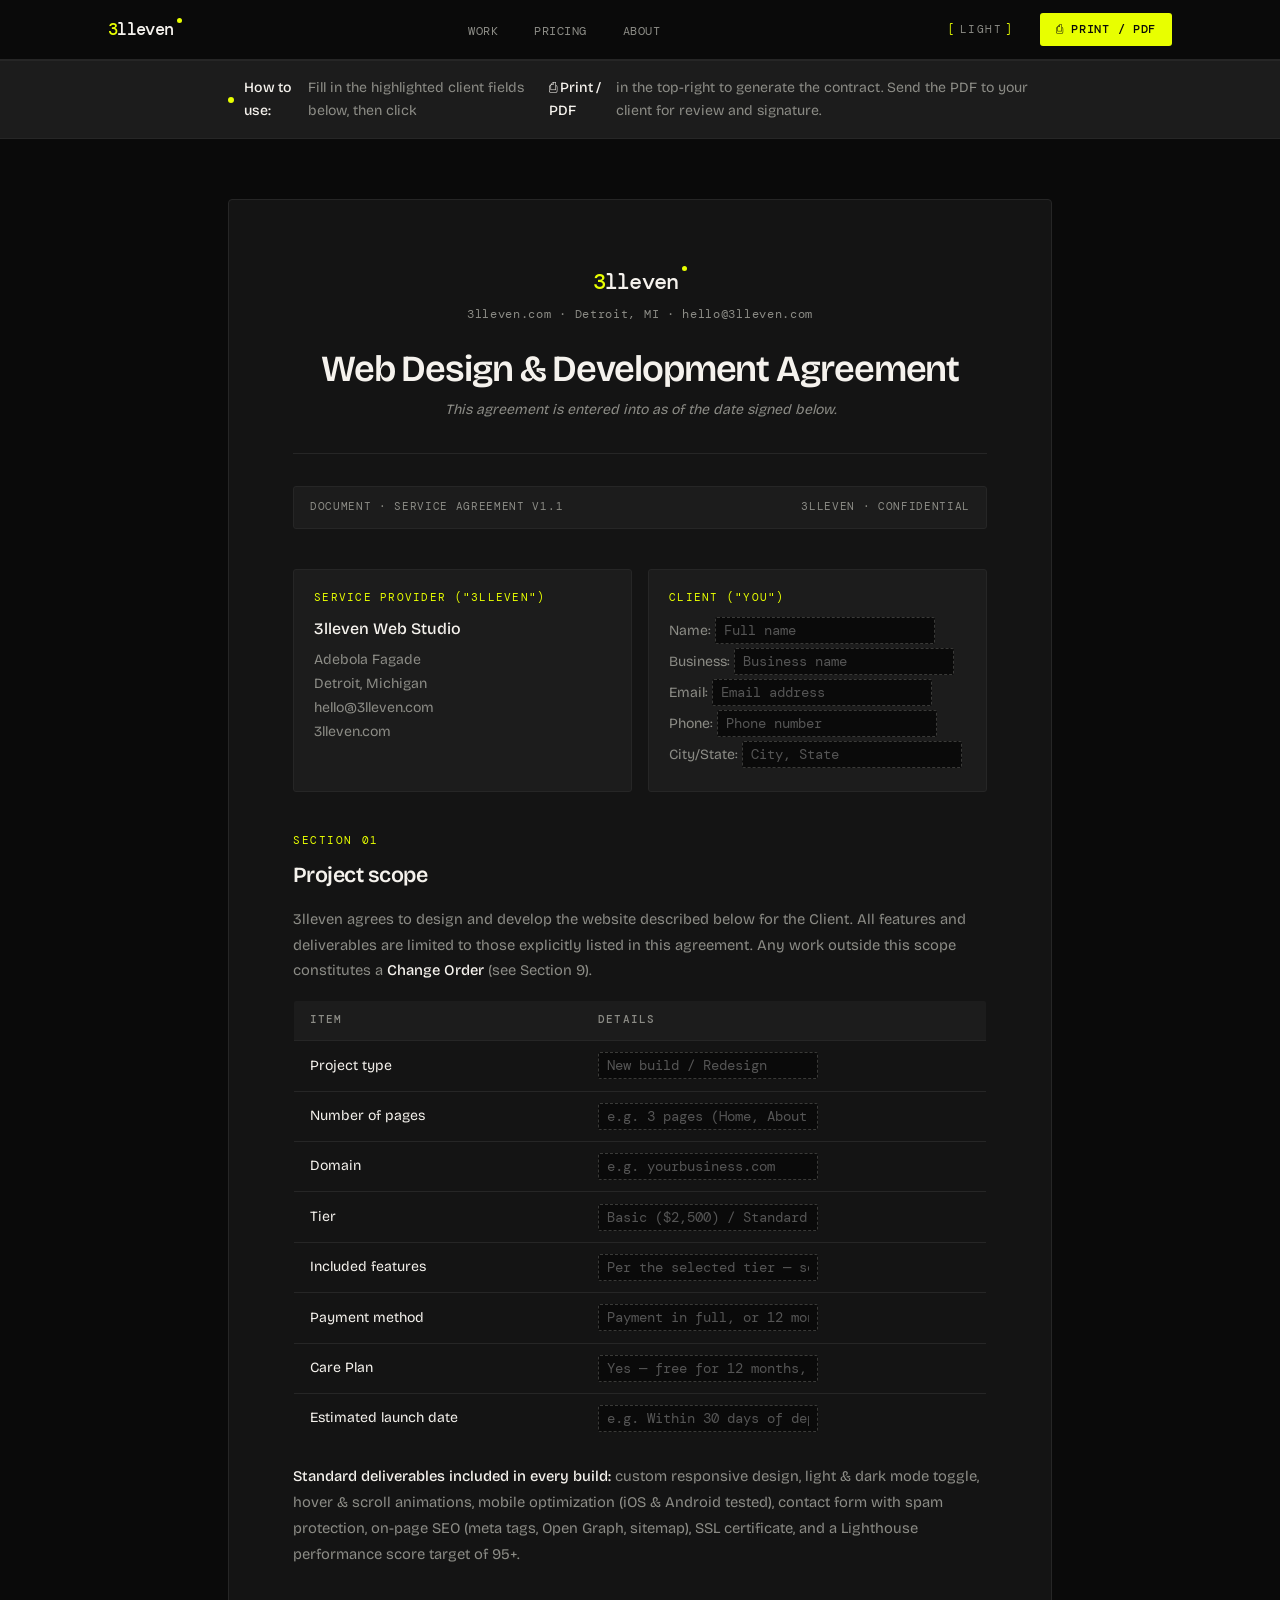
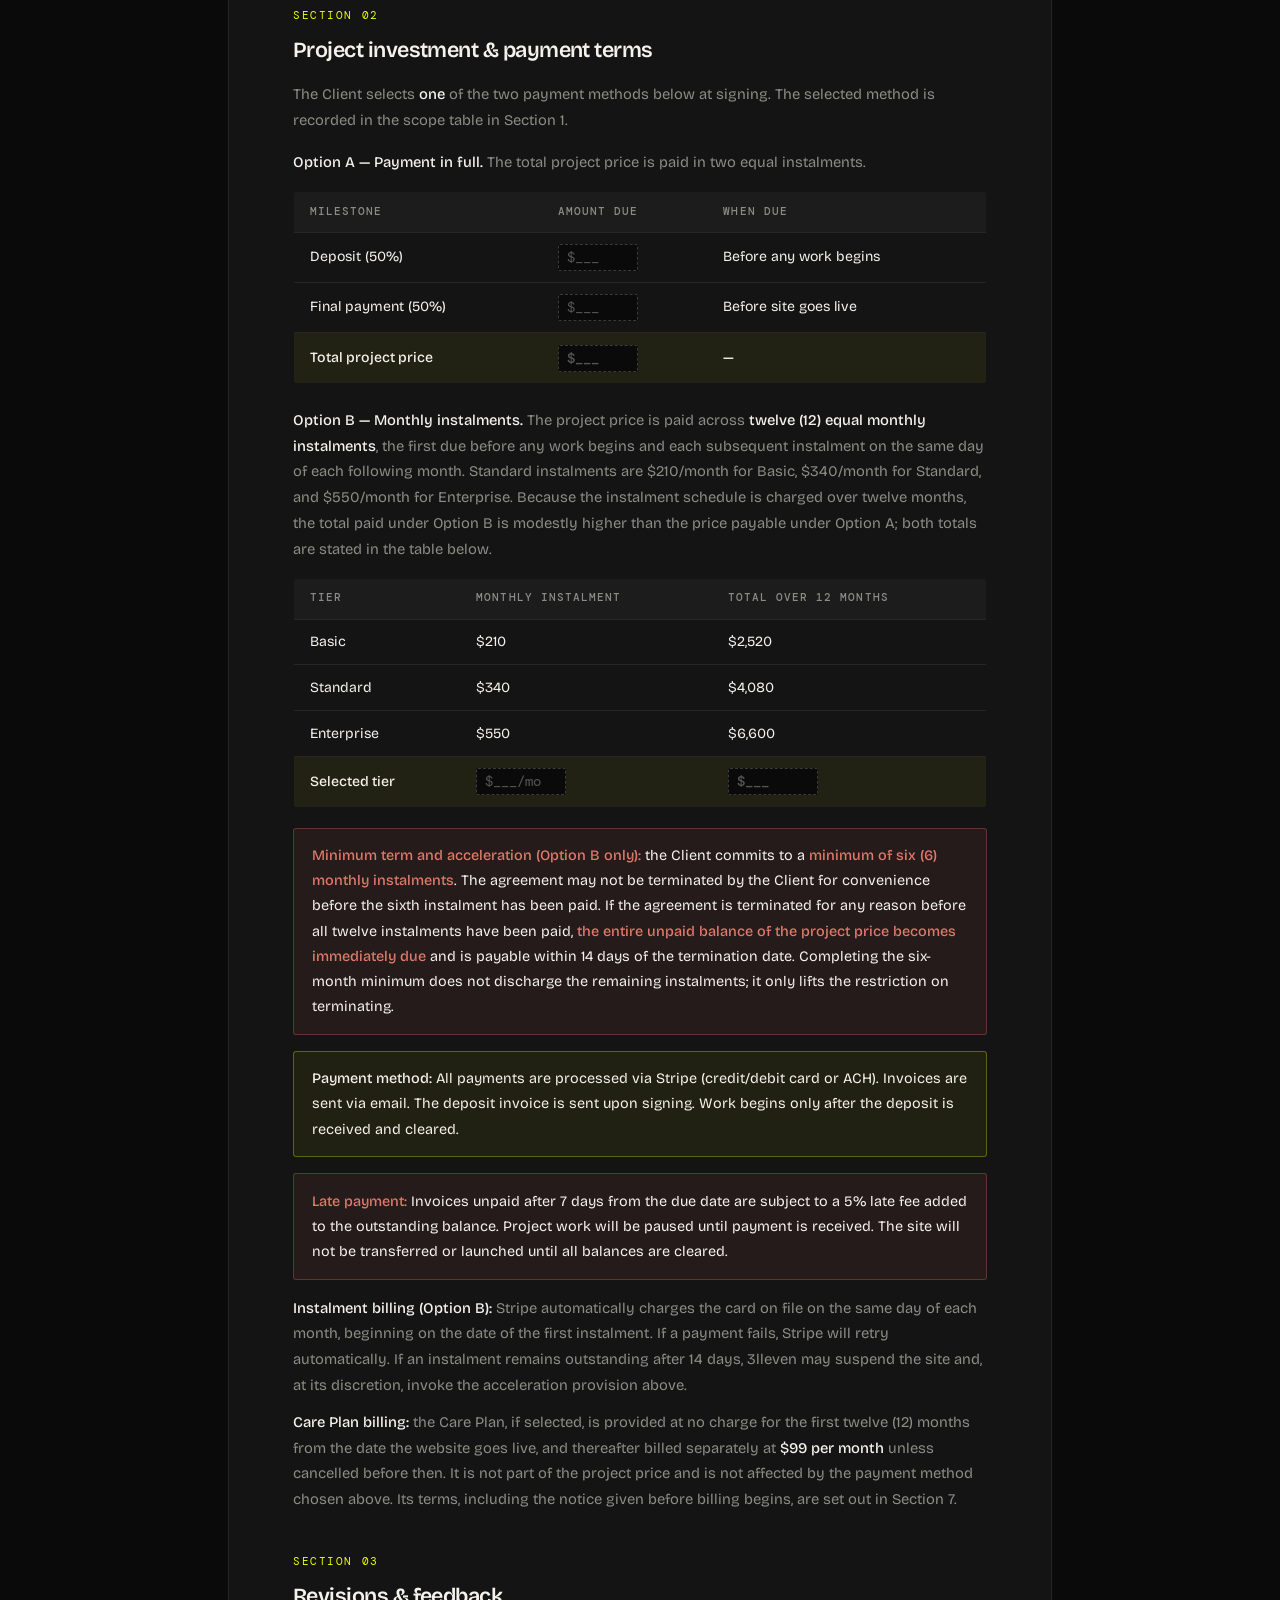
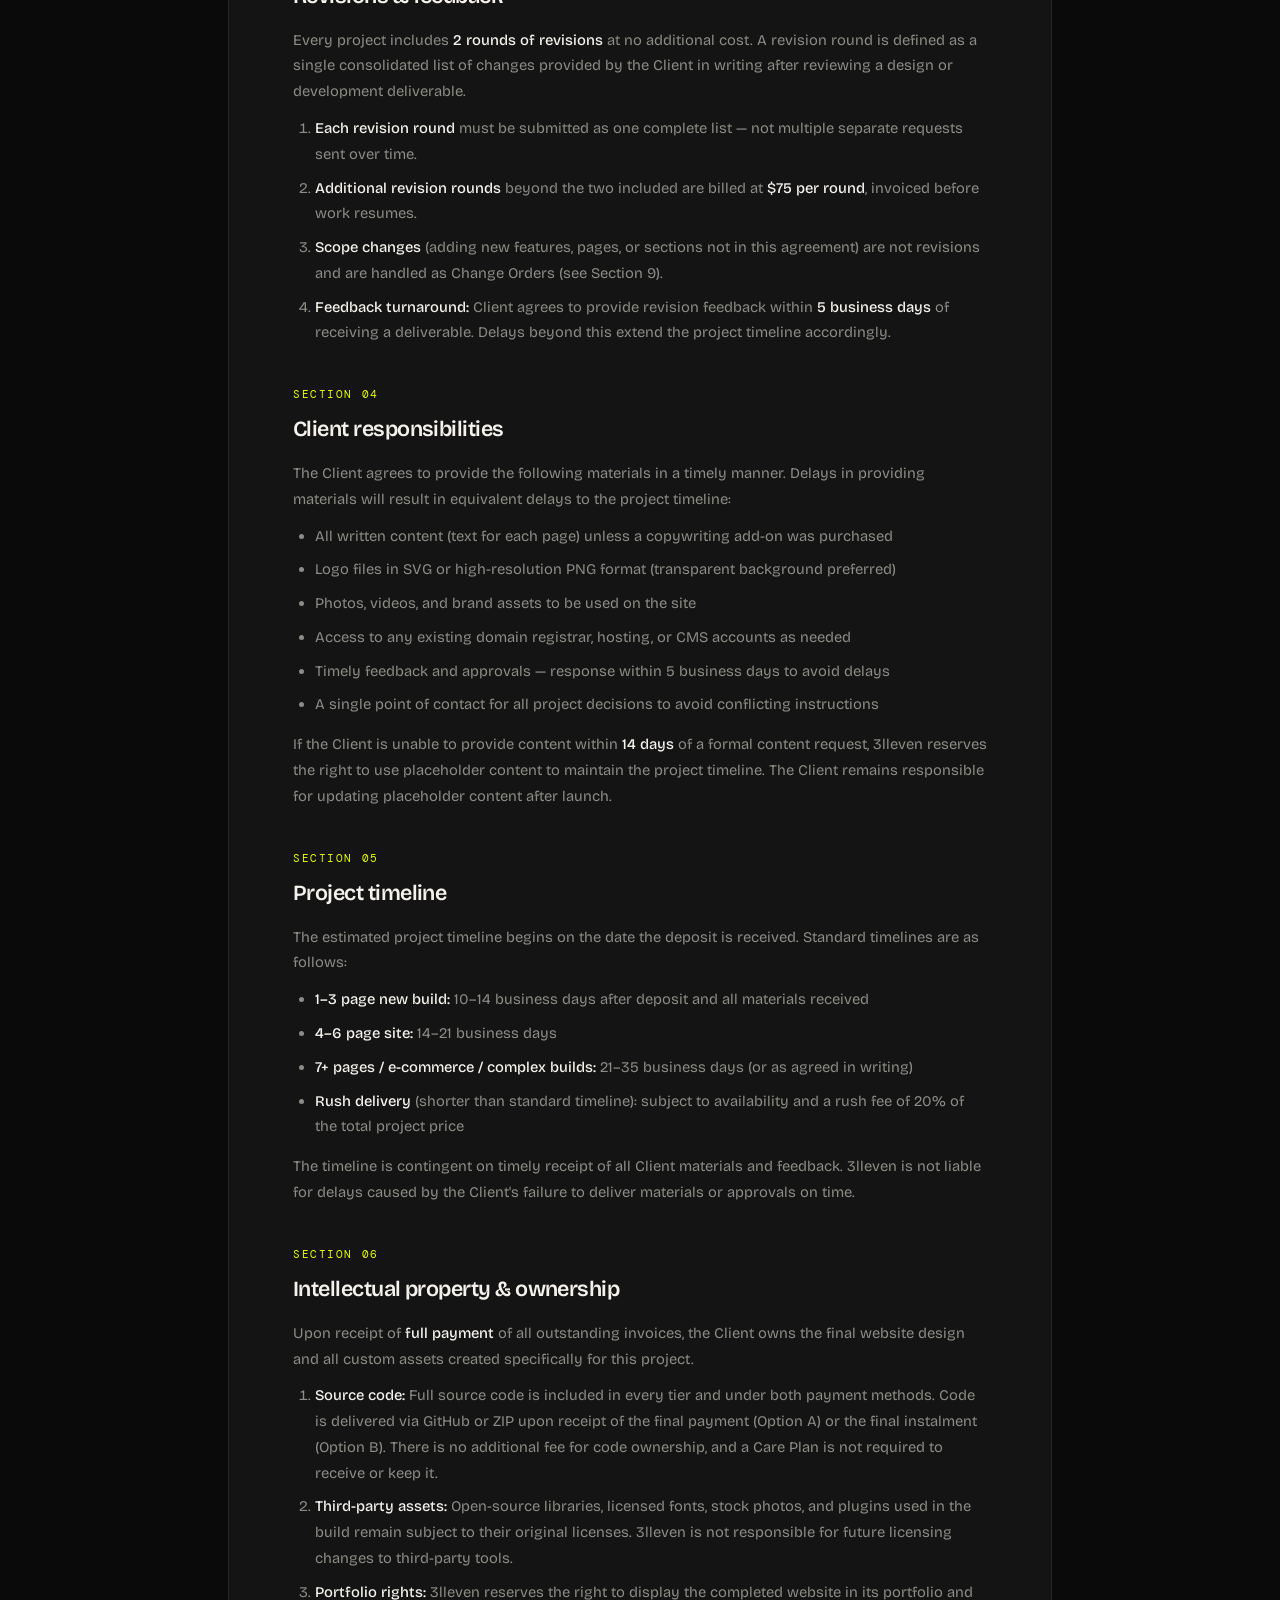
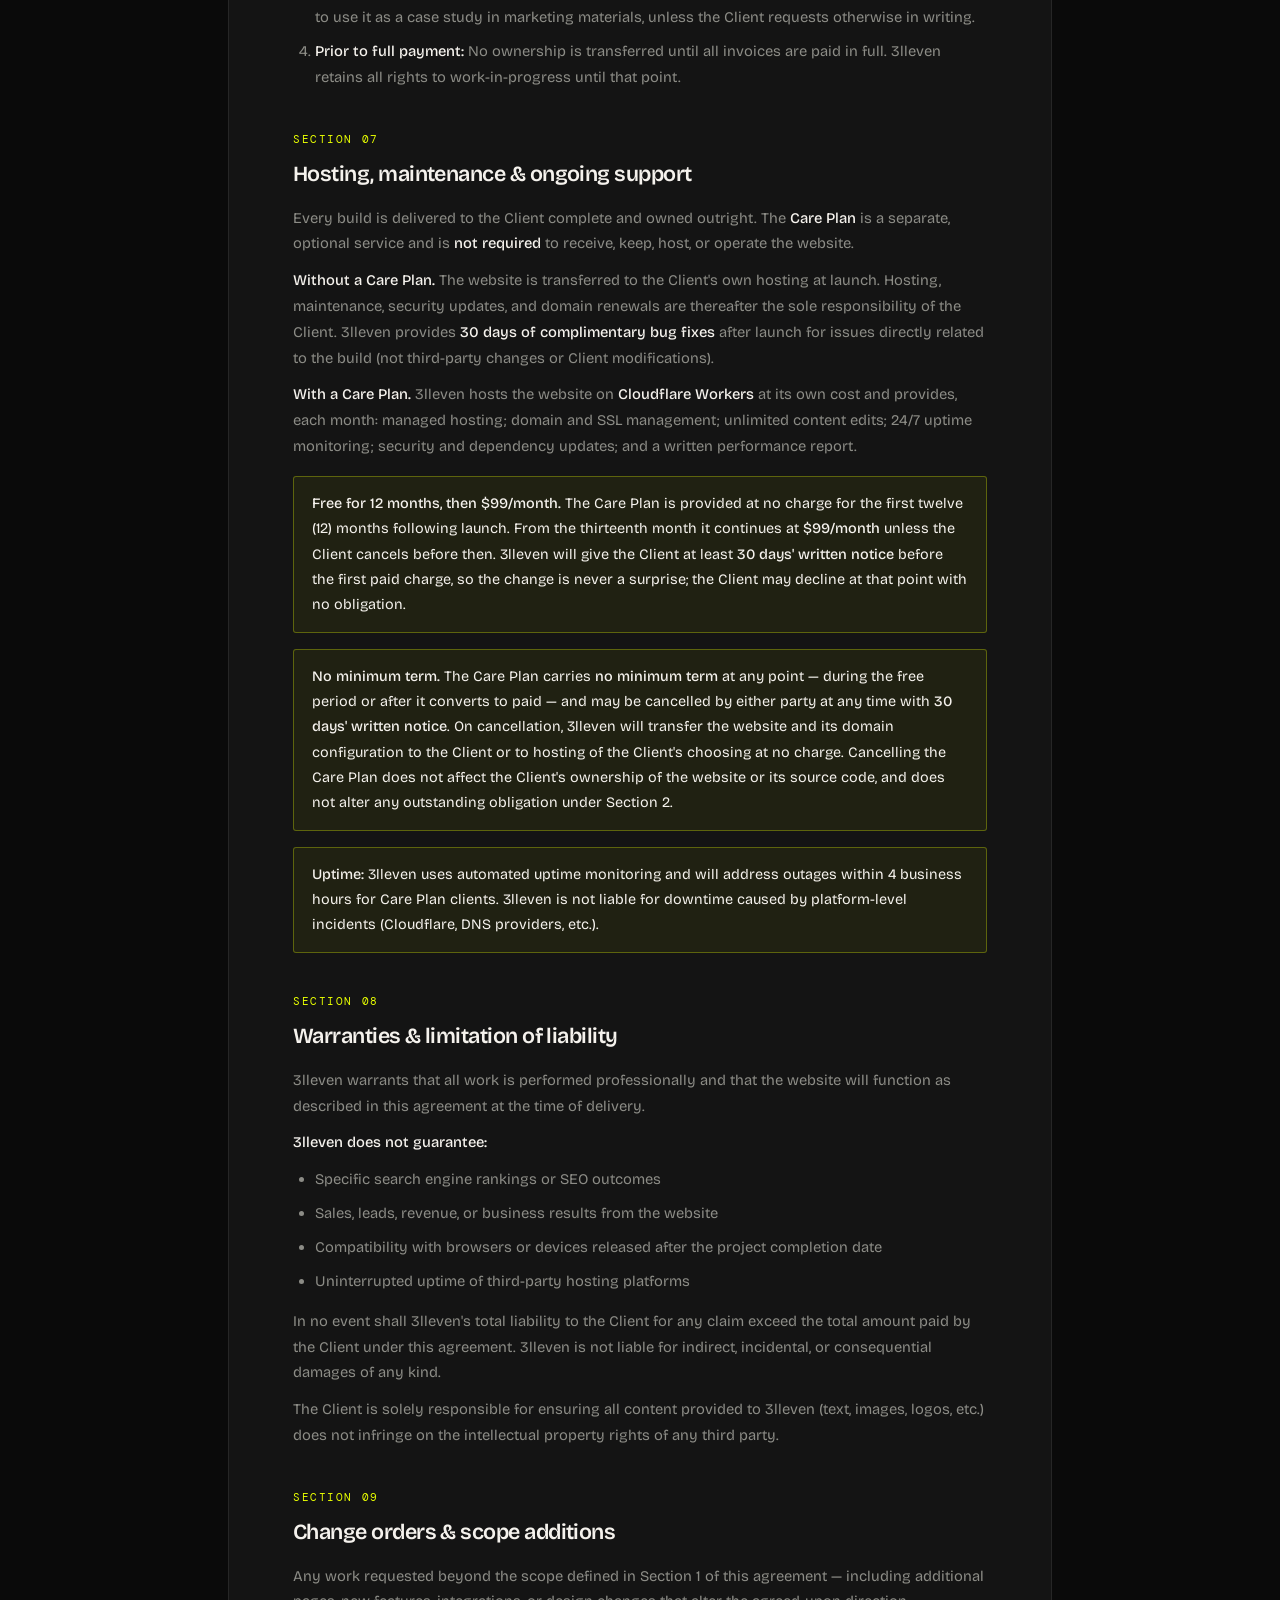
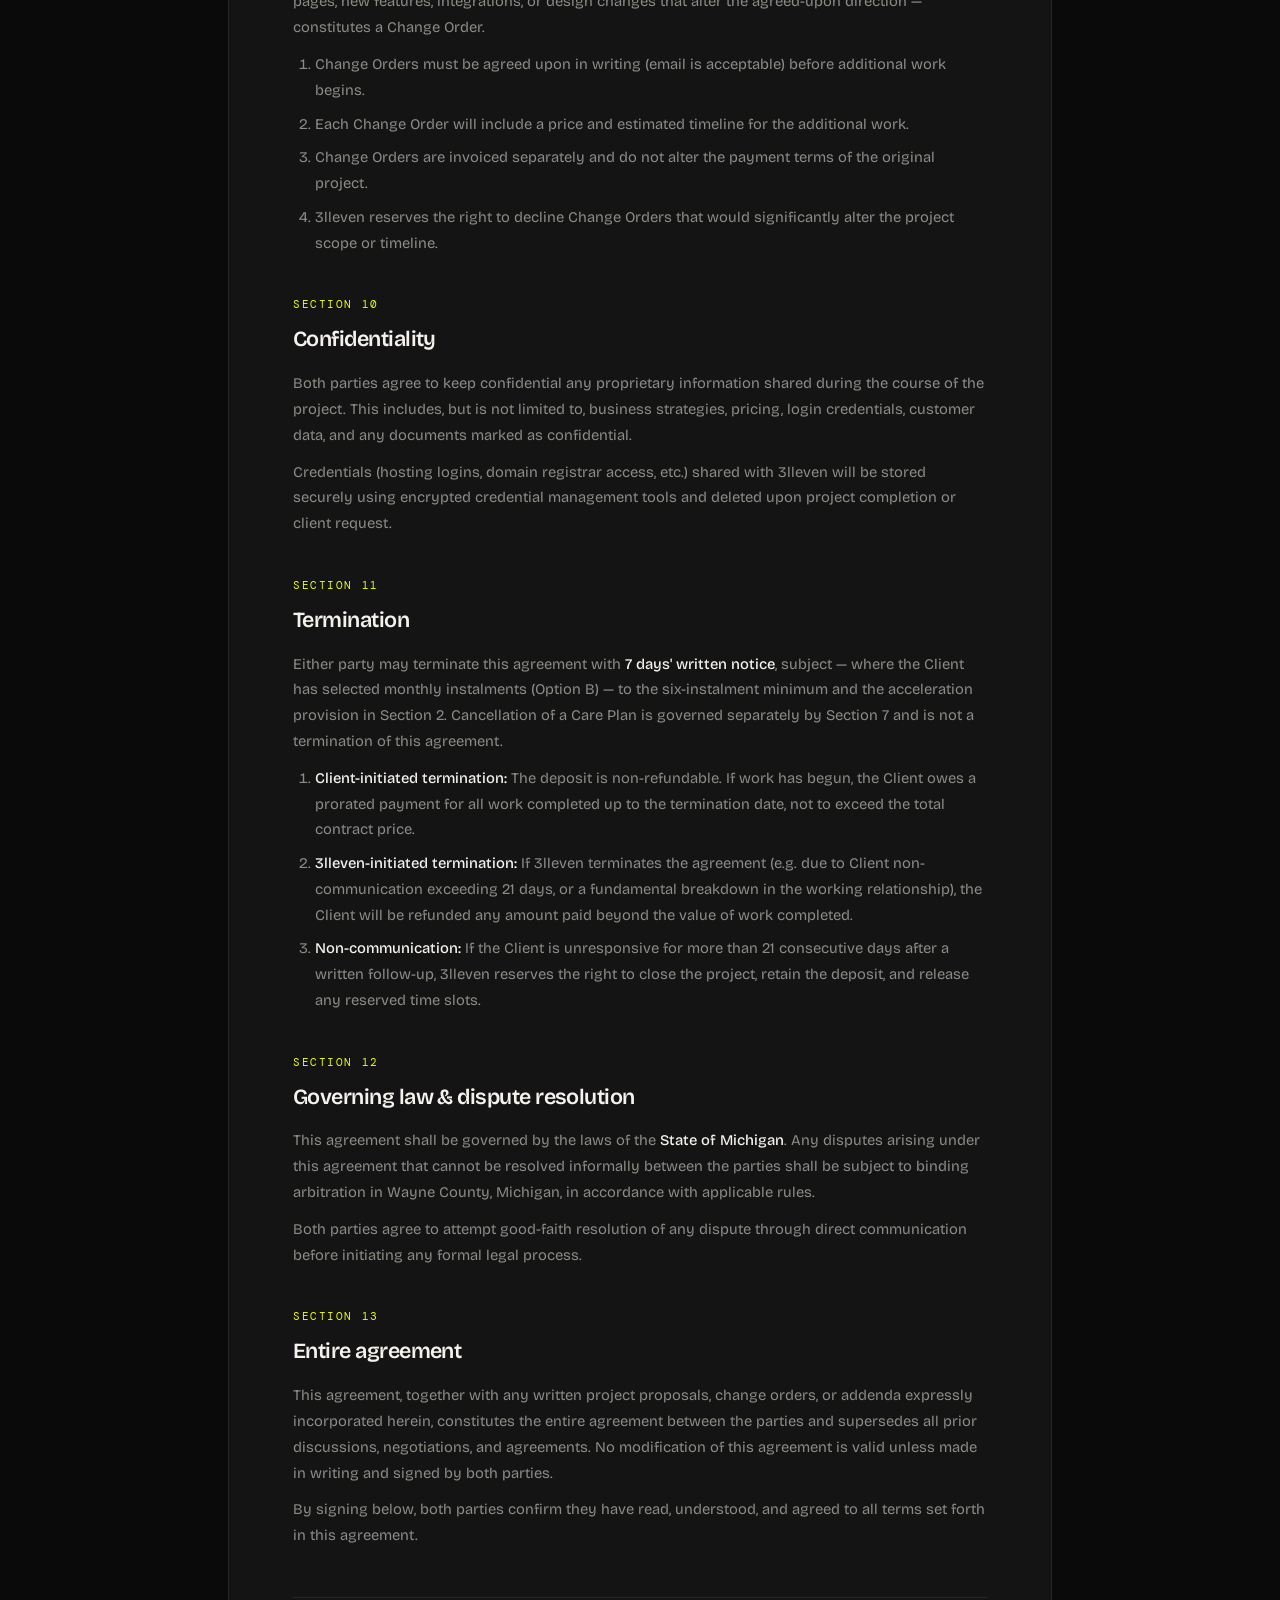
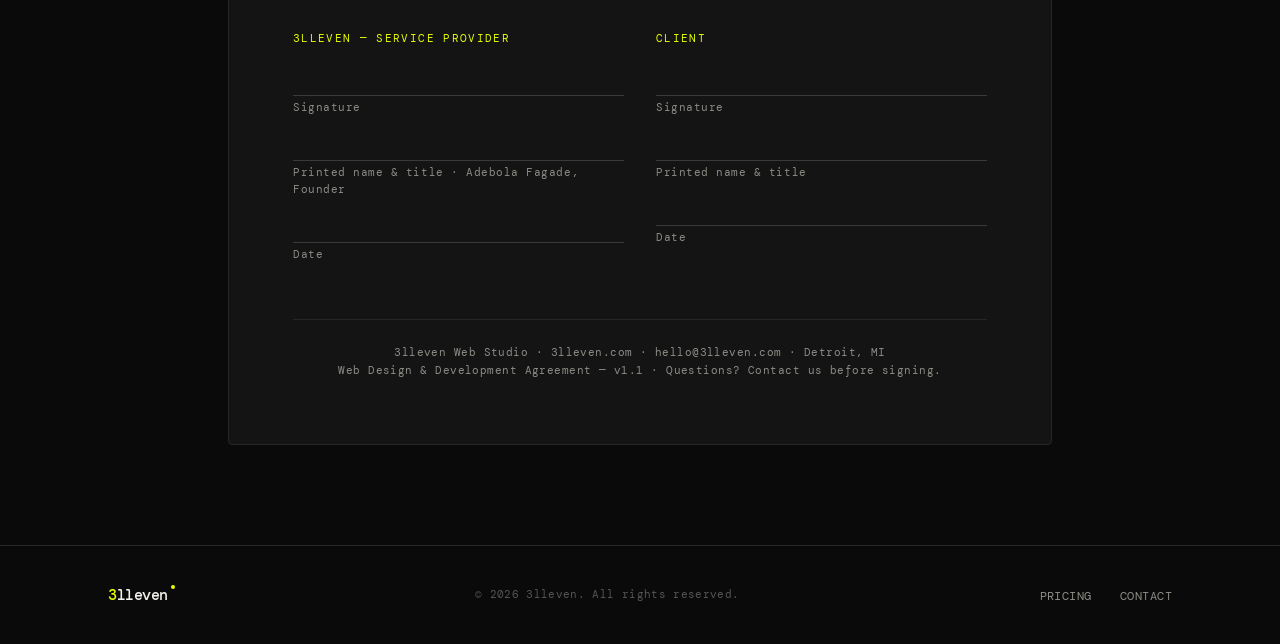
<file: contract.html>
<!DOCTYPE html>
<html lang="en" data-theme="dark">
<head>
  <meta charset="UTF-8" />
  <link rel="icon" type="image/svg+xml" href="favicon.svg">
  <link rel="icon" type="image/png" href="favicon.png">
  <link rel="apple-touch-icon" href="favicon.png">
  <meta name="viewport" content="width=device-width, initial-scale=1.0" />
  <title>3lleven — Service Agreement</title>
  <meta name="description" content="Web Design &amp; Development Agreement — 3lleven standard contract." />
  <link rel="preconnect" href="https://fonts.googleapis.com" />
  <link rel="preconnect" href="https://fonts.gstatic.com" crossorigin />
  <link href="https://fonts.googleapis.com/css2?family=DM+Mono:wght@400;500&family=Bricolage+Grotesque:opsz,wght@12..96,400;12..96,500;12..96,600;12..96,700;12..96,800&display=swap" rel="stylesheet" />
  <link rel="stylesheet" href="style.css" />
  <style>
    .print-btn {
      font-family: 'DM Mono', monospace; font-size: 0.72rem; font-weight: 500;
      letter-spacing: 0.06em; text-transform: uppercase;
      padding: 0.55rem 1rem; background: var(--accent); color: var(--accent-ink);
      border: none; border-radius: 3px; cursor: pointer;
      transition: transform 0.15s;
    }
    .print-btn:hover { transform: translateY(-1px); }

    .instruction-banner {
      background: var(--surface2); border-top: 1px solid var(--border); border-bottom: 1px solid var(--border);
      margin-top: 60px; padding: 1rem 0;
    }
    .instruction-banner-inner {
      max-width: 880px; margin: 0 auto; padding: 0 28px;
      font-size: 0.88rem; color: var(--muted); display: flex; align-items: center; gap: 0.6rem;
    }
    .instruction-banner-inner::before { content: ''; width: 6px; height: 6px; border-radius: 50%; background: var(--accent); flex-shrink: 0; }
    .instruction-banner strong { color: var(--fg); font-weight: 500; }

    /* ── Contract paper ── */
    .contract-wrap {
      max-width: 880px; margin: 0 auto; padding: 60px 28px 100px;
    }
    .contract-paper {
      background: var(--surface); border: 1px solid var(--border); border-radius: 4px;
      padding: 4rem;
    }
    @media (max-width: 600px) { .contract-paper { padding: 2rem 1.5rem; } }

    .contract-header { text-align: center; padding-bottom: 2rem; border-bottom: 1px solid var(--border); margin-bottom: 2rem; }
    .contract-logo {
      font-family: 'DM Mono', monospace; font-weight: 500; font-size: 1.4rem;
      letter-spacing: -0.04em; display: inline-flex; align-items: flex-start; margin-bottom: 0.4rem;
    }
    .contract-logo .l3 { color: var(--accent); }
    .contract-logo .dot { width: 5px; height: 5px; border-radius: 50%; background: var(--accent); margin-left: 4px; margin-top: 2px; }
    .contract-subtitle { font-family: 'DM Mono', monospace; font-size: 0.72rem; color: var(--muted); letter-spacing: 0.06em; margin-bottom: 1.5rem; }
    .contract-title {
      font-family: 'Bricolage Grotesque', sans-serif; font-weight: 600;
      font-size: clamp(1.7rem, 3.6vw, 2.3rem); letter-spacing: -0.03em;
      line-height: 1.1; margin-bottom: 0.6rem;
    }
    .contract-meta { font-size: 0.88rem; color: var(--muted); font-style: italic; }

    .version-bar {
      display: flex; justify-content: space-between; align-items: center; gap: 1rem;
      padding: 0.7rem 1rem; background: var(--surface2); border: 1px solid var(--border); border-radius: 3px;
      font-family: 'DM Mono', monospace; font-size: 0.7rem; color: var(--muted);
      letter-spacing: 0.06em; text-transform: uppercase; margin-bottom: 2.5rem;
    }

    /* ── Parties box ── */
    .parties-box {
      display: grid; grid-template-columns: 1fr 1fr; gap: 1rem; margin-bottom: 2.5rem;
    }
    @media (max-width: 600px) { .parties-box { grid-template-columns: 1fr; } }
    .party {
      background: var(--surface2); border: 1px solid var(--border); border-radius: 3px;
      padding: 1.25rem;
    }
    .party-label { font-family: 'DM Mono', monospace; font-size: 0.66rem; color: var(--accent); letter-spacing: 0.12em; text-transform: uppercase; margin-bottom: 0.6rem; }
    .party-name { font-weight: 500; margin-bottom: 0.4rem; }
    .party-info { font-size: 0.88rem; color: var(--muted); line-height: 1.7; }

    .fill-field {
      font-family: 'DM Mono', monospace; font-size: 0.85rem; color: var(--fg);
      background: var(--bg); border: 1px dashed var(--border2); border-radius: 2px;
      padding: 0.25rem 0.5rem; width: 220px; outline: none;
      transition: border-color 0.15s, background 0.15s;
    }
    .fill-field:focus { border-color: var(--accent); background: var(--bg); border-style: solid; }
    .fill-field::placeholder { color: var(--dim); }

    /* ── Sections ── */
    .section { margin-bottom: 2.5rem; }
    .section-num {
      font-family: 'DM Mono', monospace; font-size: 0.7rem; color: var(--accent);
      letter-spacing: 0.14em; text-transform: uppercase; margin-bottom: 0.5rem;
    }
    .section h2 {
      font-family: 'Bricolage Grotesque', sans-serif; font-size: 1.35rem; font-weight: 600;
      letter-spacing: -0.025em; margin-bottom: 0.9rem;
    }
    .section p, .section li { font-size: 0.92rem; color: var(--muted); line-height: 1.75; margin-bottom: 0.7rem; }
    .section p strong, .section li strong { color: var(--fg); font-weight: 500; }
    .section ol, .section ul { padding-left: 1.4rem; margin: 0.5rem 0 0.9rem; }
    .section ol li, .section ul li { margin-bottom: 0.5rem; }

    .scope-table, .payment-table {
      width: 100%; border-collapse: collapse; margin: 1rem 0 1.25rem;
      border: 1px solid var(--border); border-radius: 3px; overflow: hidden;
    }
    .scope-table th, .payment-table th {
      background: var(--surface2); padding: 0.7rem 1rem; text-align: left;
      font-family: 'DM Mono', monospace; font-size: 0.66rem; color: var(--muted);
      letter-spacing: 0.1em; text-transform: uppercase; font-weight: 500;
      border-bottom: 1px solid var(--border);
    }
    .scope-table td, .payment-table td {
      padding: 0.7rem 1rem; font-size: 0.88rem; color: var(--fg);
      border-bottom: 1px solid var(--border);
    }
    .scope-table tr:last-child td, .payment-table tr:last-child td { border-bottom: none; }
    .payment-table tr.total td { background: rgba(var(--accent-rgb), 0.06); font-weight: 500; }

    .highlight-box {
      background: rgba(var(--accent-rgb), 0.06); border: 1px solid rgba(var(--accent-rgb), 0.3);
      border-radius: 3px; padding: 0.9rem 1.1rem; margin: 1rem 0;
    }
    .highlight-box p { color: var(--fg); margin: 0; font-size: 0.9rem; }

    .warning-box {
      background: rgba(var(--bad-rgb), 0.08); border: 1px solid rgba(var(--bad-rgb), 0.3);
      border-radius: 3px; padding: 0.9rem 1.1rem; margin: 1rem 0;
    }
    .warning-box p { color: var(--fg); margin: 0; font-size: 0.9rem; }
    .warning-box p strong { color: var(--bad); }

    /* ── Signature ── */
    .sig-block {
      display: grid; grid-template-columns: 1fr 1fr; gap: 2rem;
      margin-top: 3rem; padding-top: 2rem; border-top: 1px solid var(--border);
    }
    @media (max-width: 600px) { .sig-block { grid-template-columns: 1fr; } }
    .sig-party-label { font-family: 'DM Mono', monospace; font-size: 0.7rem; color: var(--accent); letter-spacing: 0.12em; text-transform: uppercase; margin-bottom: 1.25rem; }
    .sig-line { border-bottom: 1px solid var(--border2); height: 28px; margin-bottom: 4px; }
    .sig-meta { font-family: 'DM Mono', monospace; font-size: 0.66rem; color: var(--muted); letter-spacing: 0.05em; margin-bottom: 1rem; }

    .contract-footer {
      text-align: center; margin-top: 2.5rem; padding-top: 1.5rem; border-top: 1px solid var(--border);
      font-family: 'DM Mono', monospace; font-size: 0.7rem; color: var(--muted); letter-spacing: 0.04em;
    }

    /* ── Print ── */
    @media print {
      nav, .mobile-menu, .instruction-banner, footer, .hero-grid { display: none !important; }
      body, [data-theme="light"] { background: #fff !important; color: #111 !important; }
      .contract-wrap { padding: 0; max-width: none; }
      .contract-paper { background: #fff; border: none; box-shadow: none; padding: 0; }
      .party, .version-bar, .scope-table th, .payment-table th, .payment-table tr.total td,
      .highlight-box, .warning-box { background: #fafafa !important; }
      .party-label, .section-num, .sig-party-label, .contract-logo .l3, .contract-logo .dot { color: #000 !important; }
      .fill-field { background: transparent !important; border-color: #999 !important; }
      .section, .parties-box, .scope-table, .payment-table { page-break-inside: avoid; }
      .section h2 { page-break-after: avoid; }
    }
  </style>
</head>
<body>

<!-- NAV -->
<nav>
  <div class="nav-inner">
    <a href="index.html" class="logo" aria-label="3lleven home"><span class="l3">3</span>lleven<span class="dot"></span></a>
    <ul class="nav-links">
      <li><a href="work.html">Work</a></li>
      <li><a href="pricing.html">Pricing</a></li>
      <li><a href="about.html">About</a></li>
    </ul>
    <div class="nav-right">
      <button class="theme-btn" id="themeToggle" aria-label="Toggle theme">LIGHT</button>
      <button class="print-btn" onclick="window.print()">⎙ Print / PDF</button>
      <button class="hamburger" id="hamburger" aria-label="Toggle menu">
        <span></span><span></span><span></span>
      </button>
    </div>
  </div>
</nav>

<div class="mobile-menu" id="mobileMenu">
  <a href="work.html">Work</a>
  <a href="pricing.html">Pricing</a>
  <a href="about.html">About</a>
  <a href="contact.html" class="mob-cta">Get a Quote</a>
</div>

<div class="instruction-banner">
  <div class="instruction-banner-inner">
    <strong>How to use:</strong> Fill in the highlighted client fields below, then click <strong>⎙ Print / PDF</strong> in the top-right to generate the contract. Send the PDF to your client for review and signature.
  </div>
</div>

<div class="contract-wrap">
  <div class="contract-paper">

    <!-- HEADER -->
    <div class="contract-header">
      <div class="contract-logo"><span class="l3">3</span>lleven<span class="dot"></span></div>
      <div class="contract-subtitle">3lleven.com · Detroit, MI · hello@3lleven.com</div>
      <div class="contract-title">Web Design &amp; Development Agreement</div>
      <div class="contract-meta">This agreement is entered into as of the date signed below.</div>
    </div>

    <div class="version-bar">
      <span>Document · Service Agreement v1.1</span>
      <span>3lleven · Confidential</span>
    </div>

    <!-- PARTIES -->
    <div class="parties-box">
      <div class="party">
        <div class="party-label">Service Provider ("3lleven")</div>
        <div class="party-name">3lleven Web Studio</div>
        <div class="party-info">
          Adebola Fagade<br>
          Detroit, Michigan<br>
          hello@3lleven.com<br>
          3lleven.com
        </div>
      </div>
      <div class="party">
        <div class="party-label">Client ("You")</div>
        <div class="party-info" style="line-height: 2.2;">
          Name: <input class="fill-field" placeholder="Full name" /><br>
          Business: <input class="fill-field" placeholder="Business name" /><br>
          Email: <input class="fill-field" placeholder="Email address" /><br>
          Phone: <input class="fill-field" placeholder="Phone number" /><br>
          City/State: <input class="fill-field" placeholder="City, State" />
        </div>
      </div>
    </div>

    <!-- 1. PROJECT SCOPE -->
    <div class="section">
      <div class="section-num">Section 01</div>
      <h2>Project scope</h2>
      <p>3lleven agrees to design and develop the website described below for the Client. All features and deliverables are limited to those explicitly listed in this agreement. Any work outside this scope constitutes a <strong>Change Order</strong> (see Section 9).</p>

      <table class="scope-table">
        <tr><th>Item</th><th>Details</th></tr>
        <tr><td>Project type</td><td><input class="fill-field" placeholder="New build / Redesign" /></td></tr>
        <tr><td>Number of pages</td><td><input class="fill-field" placeholder="e.g. 3 pages (Home, About, Contact)" /></td></tr>
        <tr><td>Domain</td><td><input class="fill-field" placeholder="e.g. yourbusiness.com" /></td></tr>
        <tr><td>Tier</td><td><input class="fill-field" placeholder="Basic ($2,500) / Standard ($4,000) / Enterprise ($6,500)" /></td></tr>
        <tr><td>Included features</td><td><input class="fill-field" placeholder="Per the selected tier — see Schedule A" /></td></tr>
        <tr><td>Payment method</td><td><input class="fill-field" placeholder="Payment in full, or 12 monthly instalments" /></td></tr>
        <tr><td>Care Plan</td><td><input class="fill-field" placeholder="Yes — free for 12 months, then $99/mo, or None" /></td></tr>
        <tr><td>Estimated launch date</td><td><input class="fill-field" placeholder="e.g. Within 30 days of deposit" /></td></tr>
      </table>

      <p><strong>Standard deliverables included in every build:</strong> custom responsive design, light &amp; dark mode toggle, hover &amp; scroll animations, mobile optimization (iOS &amp; Android tested), contact form with spam protection, on-page SEO (meta tags, Open Graph, sitemap), SSL certificate, and a Lighthouse performance score target of 95+.</p>
    </div>

    <!-- 2. PAYMENT TERMS -->
    <div class="section">
      <div class="section-num">Section 02</div>
      <h2>Project investment &amp; payment terms</h2>

      <p>The Client selects <strong>one</strong> of the two payment methods below at signing. The selected method is recorded in the scope table in Section 1.</p>

      <p style="margin-top:1rem;"><strong>Option A — Payment in full.</strong> The total project price is paid in two equal instalments.</p>

      <table class="payment-table">
        <tr><th>Milestone</th><th>Amount due</th><th>When due</th></tr>
        <tr><td>Deposit (50%)</td><td><input class="fill-field" placeholder="$___" style="width:80px;" /></td><td>Before any work begins</td></tr>
        <tr><td>Final payment (50%)</td><td><input class="fill-field" placeholder="$___" style="width:80px;" /></td><td>Before site goes live</td></tr>
        <tr class="total"><td>Total project price</td><td><input class="fill-field" placeholder="$___" style="width:80px; font-weight:500;" /></td><td>—</td></tr>
      </table>

      <p style="margin-top:1.5rem;"><strong>Option B — Monthly instalments.</strong> The project price is paid across <strong>twelve (12) equal monthly instalments</strong>, the first due before any work begins and each subsequent instalment on the same day of each following month. Standard instalments are $210/month for Basic, $340/month for Standard, and $550/month for Enterprise. Because the instalment schedule is charged over twelve months, the total paid under Option B is modestly higher than the price payable under Option A; both totals are stated in the table below.</p>

      <table class="payment-table">
        <tr><th>Tier</th><th>Monthly instalment</th><th>Total over 12 months</th></tr>
        <tr><td>Basic</td><td>$210</td><td>$2,520</td></tr>
        <tr><td>Standard</td><td>$340</td><td>$4,080</td></tr>
        <tr><td>Enterprise</td><td>$550</td><td>$6,600</td></tr>
        <tr class="total"><td>Selected tier</td><td><input class="fill-field" placeholder="$___/mo" style="width:90px;" /></td><td><input class="fill-field" placeholder="$___" style="width:90px; font-weight:500;" /></td></tr>
      </table>

      <div class="warning-box">
        <p><strong>Minimum term and acceleration (Option B only):</strong> the Client commits to a <strong>minimum of six (6) monthly instalments</strong>. The agreement may not be terminated by the Client for convenience before the sixth instalment has been paid. If the agreement is terminated for any reason before all twelve instalments have been paid, <strong>the entire unpaid balance of the project price becomes immediately due</strong> and is payable within 14 days of the termination date. Completing the six-month minimum does not discharge the remaining instalments; it only lifts the restriction on terminating.</p>
      </div>

      <div class="highlight-box">
        <p><strong>Payment method:</strong> All payments are processed via Stripe (credit/debit card or ACH). Invoices are sent via email. The deposit invoice is sent upon signing. Work begins only after the deposit is received and cleared.</p>
      </div>

      <div class="warning-box">
        <p><strong>Late payment:</strong> Invoices unpaid after 7 days from the due date are subject to a 5% late fee added to the outstanding balance. Project work will be paused until payment is received. The site will not be transferred or launched until all balances are cleared.</p>
      </div>

      <p><strong>Instalment billing (Option B):</strong> Stripe automatically charges the card on file on the same day of each month, beginning on the date of the first instalment. If a payment fails, Stripe will retry automatically. If an instalment remains outstanding after 14 days, 3lleven may suspend the site and, at its discretion, invoke the acceleration provision above.</p>

      <p><strong>Care Plan billing:</strong> the Care Plan, if selected, is provided at no charge for the first twelve (12) months from the date the website goes live, and thereafter billed separately at <strong>$99 per month</strong> unless cancelled before then. It is not part of the project price and is not affected by the payment method chosen above. Its terms, including the notice given before billing begins, are set out in Section 7.</p>
    </div>

    <!-- 3. REVISIONS -->
    <div class="section">
      <div class="section-num">Section 03</div>
      <h2>Revisions &amp; feedback</h2>
      <p>Every project includes <strong>2 rounds of revisions</strong> at no additional cost. A revision round is defined as a single consolidated list of changes provided by the Client in writing after reviewing a design or development deliverable.</p>
      <ol>
        <li><strong>Each revision round</strong> must be submitted as one complete list — not multiple separate requests sent over time.</li>
        <li><strong>Additional revision rounds</strong> beyond the two included are billed at <strong>$75 per round</strong>, invoiced before work resumes.</li>
        <li><strong>Scope changes</strong> (adding new features, pages, or sections not in this agreement) are not revisions and are handled as Change Orders (see Section 9).</li>
        <li><strong>Feedback turnaround:</strong> Client agrees to provide revision feedback within <strong>5 business days</strong> of receiving a deliverable. Delays beyond this extend the project timeline accordingly.</li>
      </ol>
    </div>

    <!-- 4. CLIENT RESPONSIBILITIES -->
    <div class="section">
      <div class="section-num">Section 04</div>
      <h2>Client responsibilities</h2>
      <p>The Client agrees to provide the following materials in a timely manner. Delays in providing materials will result in equivalent delays to the project timeline:</p>
      <ul>
        <li>All written content (text for each page) unless a copywriting add-on was purchased</li>
        <li>Logo files in SVG or high-resolution PNG format (transparent background preferred)</li>
        <li>Photos, videos, and brand assets to be used on the site</li>
        <li>Access to any existing domain registrar, hosting, or CMS accounts as needed</li>
        <li>Timely feedback and approvals — response within 5 business days to avoid delays</li>
        <li>A single point of contact for all project decisions to avoid conflicting instructions</li>
      </ul>
      <p>If the Client is unable to provide content within <strong>14 days</strong> of a formal content request, 3lleven reserves the right to use placeholder content to maintain the project timeline. The Client remains responsible for updating placeholder content after launch.</p>
    </div>

    <!-- 5. TIMELINE -->
    <div class="section">
      <div class="section-num">Section 05</div>
      <h2>Project timeline</h2>
      <p>The estimated project timeline begins on the date the deposit is received. Standard timelines are as follows:</p>
      <ul>
        <li><strong>1–3 page new build:</strong> 10–14 business days after deposit and all materials received</li>
        <li><strong>4–6 page site:</strong> 14–21 business days</li>
        <li><strong>7+ pages / e-commerce / complex builds:</strong> 21–35 business days (or as agreed in writing)</li>
        <li><strong>Rush delivery</strong> (shorter than standard timeline): subject to availability and a rush fee of 20% of the total project price</li>
      </ul>
      <p>The timeline is contingent on timely receipt of all Client materials and feedback. 3lleven is not liable for delays caused by the Client's failure to deliver materials or approvals on time.</p>
    </div>

    <!-- 6. IP & OWNERSHIP -->
    <div class="section">
      <div class="section-num">Section 06</div>
      <h2>Intellectual property &amp; ownership</h2>
      <p>Upon receipt of <strong>full payment</strong> of all outstanding invoices, the Client owns the final website design and all custom assets created specifically for this project.</p>
      <ol>
        <li><strong>Source code:</strong> Full source code is included in every tier and under both payment methods. Code is delivered via GitHub or ZIP upon receipt of the final payment (Option A) or the final instalment (Option B). There is no additional fee for code ownership, and a Care Plan is not required to receive or keep it.</li>
        <li><strong>Third-party assets:</strong> Open-source libraries, licensed fonts, stock photos, and plugins used in the build remain subject to their original licenses. 3lleven is not responsible for future licensing changes to third-party tools.</li>
        <li><strong>Portfolio rights:</strong> 3lleven reserves the right to display the completed website in its portfolio and to use it as a case study in marketing materials, unless the Client requests otherwise in writing.</li>
        <li><strong>Prior to full payment:</strong> No ownership is transferred until all invoices are paid in full. 3lleven retains all rights to work-in-progress until that point.</li>
      </ol>
    </div>

    <!-- 7. HOSTING & MAINTENANCE -->
    <div class="section">
      <div class="section-num">Section 07</div>
      <h2>Hosting, maintenance &amp; ongoing support</h2>
      <p>Every build is delivered to the Client complete and owned outright. The <strong>Care Plan</strong> is a separate, optional service and is <strong>not required</strong> to receive, keep, host, or operate the website.</p>

      <p><strong>Without a Care Plan.</strong> The website is transferred to the Client's own hosting at launch. Hosting, maintenance, security updates, and domain renewals are thereafter the sole responsibility of the Client. 3lleven provides <strong>30 days of complimentary bug fixes</strong> after launch for issues directly related to the build (not third-party changes or Client modifications).</p>

      <p><strong>With a Care Plan.</strong> 3lleven hosts the website on <strong>Cloudflare Workers</strong> at its own cost and provides, each month: managed hosting; domain and SSL management; unlimited content edits; 24/7 uptime monitoring; security and dependency updates; and a written performance report.</p>

      <div class="highlight-box">
        <p><strong>Free for 12 months, then $99/month.</strong> The Care Plan is provided at no charge for the first twelve (12) months following launch. From the thirteenth month it continues at <strong>$99/month</strong> unless the Client cancels before then. 3lleven will give the Client at least <strong>30 days' written notice</strong> before the first paid charge, so the change is never a surprise; the Client may decline at that point with no obligation.</p>
      </div>

      <div class="highlight-box">
        <p><strong>No minimum term.</strong> The Care Plan carries <strong>no minimum term</strong> at any point &mdash; during the free period or after it converts to paid &mdash; and may be cancelled by either party at any time with <strong>30 days' written notice</strong>. On cancellation, 3lleven will transfer the website and its domain configuration to the Client or to hosting of the Client's choosing at no charge. Cancelling the Care Plan does not affect the Client's ownership of the website or its source code, and does not alter any outstanding obligation under Section 2.</p>
      </div>

      <div class="highlight-box">
        <p><strong>Uptime:</strong> 3lleven uses automated uptime monitoring and will address outages within 4 business hours for Care Plan clients. 3lleven is not liable for downtime caused by platform-level incidents (Cloudflare, DNS providers, etc.).</p>
      </div>
    </div>

    <!-- 8. WARRANTIES -->
    <div class="section">
      <div class="section-num">Section 08</div>
      <h2>Warranties &amp; limitation of liability</h2>
      <p>3lleven warrants that all work is performed professionally and that the website will function as described in this agreement at the time of delivery.</p>
      <p><strong>3lleven does not guarantee:</strong></p>
      <ul>
        <li>Specific search engine rankings or SEO outcomes</li>
        <li>Sales, leads, revenue, or business results from the website</li>
        <li>Compatibility with browsers or devices released after the project completion date</li>
        <li>Uninterrupted uptime of third-party hosting platforms</li>
      </ul>
      <p>In no event shall 3lleven's total liability to the Client for any claim exceed the total amount paid by the Client under this agreement. 3lleven is not liable for indirect, incidental, or consequential damages of any kind.</p>
      <p>The Client is solely responsible for ensuring all content provided to 3lleven (text, images, logos, etc.) does not infringe on the intellectual property rights of any third party.</p>
    </div>

    <!-- 9. CHANGE ORDERS -->
    <div class="section">
      <div class="section-num">Section 09</div>
      <h2>Change orders &amp; scope additions</h2>
      <p>Any work requested beyond the scope defined in Section 1 of this agreement — including additional pages, new features, integrations, or design changes that alter the agreed-upon direction — constitutes a Change Order.</p>
      <ol>
        <li>Change Orders must be agreed upon in writing (email is acceptable) before additional work begins.</li>
        <li>Each Change Order will include a price and estimated timeline for the additional work.</li>
        <li>Change Orders are invoiced separately and do not alter the payment terms of the original project.</li>
        <li>3lleven reserves the right to decline Change Orders that would significantly alter the project scope or timeline.</li>
      </ol>
    </div>

    <!-- 10. CONFIDENTIALITY -->
    <div class="section">
      <div class="section-num">Section 10</div>
      <h2>Confidentiality</h2>
      <p>Both parties agree to keep confidential any proprietary information shared during the course of the project. This includes, but is not limited to, business strategies, pricing, login credentials, customer data, and any documents marked as confidential.</p>
      <p>Credentials (hosting logins, domain registrar access, etc.) shared with 3lleven will be stored securely using encrypted credential management tools and deleted upon project completion or client request.</p>
    </div>

    <!-- 11. TERMINATION -->
    <div class="section">
      <div class="section-num">Section 11</div>
      <h2>Termination</h2>
      <p>Either party may terminate this agreement with <strong>7 days' written notice</strong>, subject — where the Client has selected monthly instalments (Option B) — to the six-instalment minimum and the acceleration provision in Section 2. Cancellation of a Care Plan is governed separately by Section 7 and is not a termination of this agreement.</p>
      <ol>
        <li><strong>Client-initiated termination:</strong> The deposit is non-refundable. If work has begun, the Client owes a prorated payment for all work completed up to the termination date, not to exceed the total contract price.</li>
        <li><strong>3lleven-initiated termination:</strong> If 3lleven terminates the agreement (e.g. due to Client non-communication exceeding 21 days, or a fundamental breakdown in the working relationship), the Client will be refunded any amount paid beyond the value of work completed.</li>
        <li><strong>Non-communication:</strong> If the Client is unresponsive for more than 21 consecutive days after a written follow-up, 3lleven reserves the right to close the project, retain the deposit, and release any reserved time slots.</li>
      </ol>
    </div>

    <!-- 12. GOVERNING LAW -->
    <div class="section">
      <div class="section-num">Section 12</div>
      <h2>Governing law &amp; dispute resolution</h2>
      <p>This agreement shall be governed by the laws of the <strong>State of Michigan</strong>. Any disputes arising under this agreement that cannot be resolved informally between the parties shall be subject to binding arbitration in Wayne County, Michigan, in accordance with applicable rules.</p>
      <p>Both parties agree to attempt good-faith resolution of any dispute through direct communication before initiating any formal legal process.</p>
    </div>

    <!-- 13. ENTIRE AGREEMENT -->
    <div class="section">
      <div class="section-num">Section 13</div>
      <h2>Entire agreement</h2>
      <p>This agreement, together with any written project proposals, change orders, or addenda expressly incorporated herein, constitutes the entire agreement between the parties and supersedes all prior discussions, negotiations, and agreements. No modification of this agreement is valid unless made in writing and signed by both parties.</p>
      <p>By signing below, both parties confirm they have read, understood, and agreed to all terms set forth in this agreement.</p>
    </div>

    <!-- SIGNATURES -->
    <div class="sig-block">
      <div class="sig-party">
        <div class="sig-party-label">3lleven — Service Provider</div>
        <div class="sig-line"></div>
        <div class="sig-meta">Signature</div>
        <div class="sig-line"></div>
        <div class="sig-meta">Printed name &amp; title · Adebola Fagade, Founder</div>
        <div class="sig-line"></div>
        <div class="sig-meta">Date</div>
      </div>
      <div class="sig-party">
        <div class="sig-party-label">Client</div>
        <div class="sig-line"></div>
        <div class="sig-meta">Signature</div>
        <div class="sig-line"></div>
        <div class="sig-meta">Printed name &amp; title</div>
        <div class="sig-line"></div>
        <div class="sig-meta">Date</div>
      </div>
    </div>

    <div class="contract-footer">
      3lleven Web Studio · 3lleven.com · hello@3lleven.com · Detroit, MI<br>
      Web Design &amp; Development Agreement — v1.1 · Questions? Contact us before signing.
    </div>

  </div>
</div>

<!-- FOOTER -->
<footer>
  <div class="footer-inner">
    <div class="footer-logo"><span class="l3">3</span>lleven<span class="dot"></span></div>
    <p class="copy">© 2026 3lleven. All rights reserved.</p>
    <ul class="footer-links">
      <li><a href="pricing.html">Pricing</a></li>
      <li><a href="contact.html">Contact</a></li>
    </ul>
  </div>
</footer>

<script>
  const html  = document.documentElement;
  const btn   = document.getElementById('themeToggle');
  const saved = localStorage.getItem('3lleven-theme') || 'dark';
  html.setAttribute('data-theme', saved);
  btn.textContent = saved === 'dark' ? 'LIGHT' : 'DARK';
  btn.addEventListener('click', () => {
    const next = html.getAttribute('data-theme') === 'dark' ? 'light' : 'dark';
    html.setAttribute('data-theme', next);
    btn.textContent = next === 'dark' ? 'LIGHT' : 'DARK';
    localStorage.setItem('3lleven-theme', next);
  });
  const hamburger = document.getElementById('hamburger');
  const mobileMenu = document.getElementById('mobileMenu');
  hamburger.addEventListener('click', () => { hamburger.classList.toggle('open'); mobileMenu.classList.toggle('open'); });
  document.addEventListener('click', e => { if (!hamburger.contains(e.target) && !mobileMenu.contains(e.target)) { hamburger.classList.remove('open'); mobileMenu.classList.remove('open'); } });
</script>
</body>
</html>
</file>
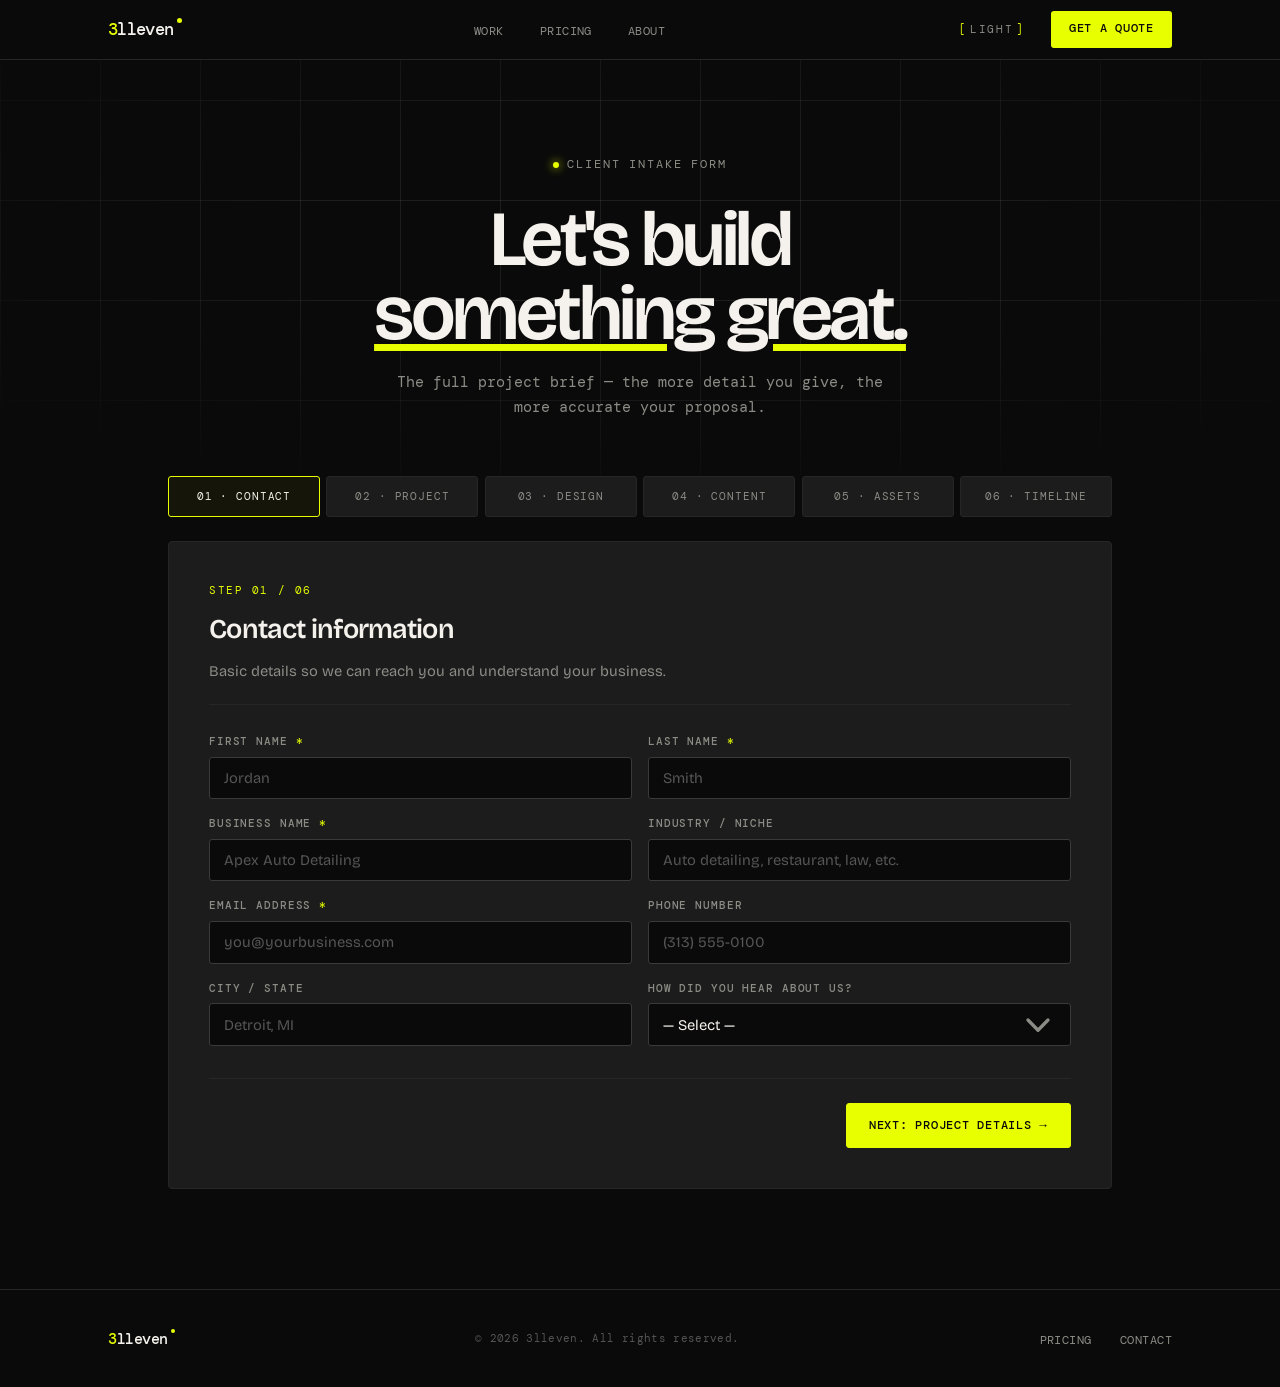
<file: intake.html>
<!DOCTYPE html>
<html lang="en" data-theme="dark">
<head>
  <meta charset="UTF-8" />
  <link rel="icon" type="image/svg+xml" href="favicon.svg">
  <link rel="icon" type="image/png" href="favicon.png">
  <link rel="apple-touch-icon" href="favicon.png">
  <meta name="viewport" content="width=device-width, initial-scale=1.0" />
  <title>3lleven — Project Intake</title>
  <meta name="description" content="The full project brief. Tell us everything about your build so we can scope it accurately." />
  <link rel="preconnect" href="https://fonts.googleapis.com" />
  <link rel="preconnect" href="https://fonts.gstatic.com" crossorigin />
  <link href="https://fonts.googleapis.com/css2?family=DM+Mono:wght@400;500&family=Bricolage+Grotesque:opsz,wght@12..96,400;12..96,500;12..96,600;12..96,700;12..96,800&display=swap" rel="stylesheet" />
  <link rel="stylesheet" href="style.css" />
  <style>
    /* ── Progress bar ── */
    .progress-bar {
      max-width: 1000px; margin: 0 auto; padding: 0 28px 24px;
      display: flex; gap: 0.4rem; flex-wrap: wrap;
    }
    .progress-step {
      flex: 1 1 0; min-width: 110px; cursor: pointer;
      font-family: 'DM Mono', monospace; font-size: 0.68rem;
      letter-spacing: 0.08em; text-transform: uppercase; color: var(--muted);
      padding: 0.65rem 0.75rem; background: var(--surface2);
      border: 1px solid var(--border); border-radius: 3px;
      transition: border-color 0.2s, color 0.2s, background 0.2s;
      text-align: center;
    }
    .progress-step:hover { color: var(--fg); border-color: var(--border2); }
    .progress-step.active { border-color: var(--accent); color: var(--fg); background: rgba(var(--accent-rgb), 0.05); }
    .progress-step.done { color: var(--accent); border-color: rgba(var(--accent-rgb), 0.4); }
    [data-theme="light"] .progress-step.done { color: var(--accent); }

    /* ── Form ── */
    .form-wrap { max-width: 1000px; margin: 0 auto; padding: 0 28px 100px; }
    .form-section { display: none; background: var(--surface2); border: 1px solid var(--border); border-radius: 4px; padding: 2.5rem; }
    .form-section.active { display: block; }
    @media (max-width: 600px) { .form-section { padding: 1.5rem 1.25rem; } }

    .section-header { margin-bottom: 1.75rem; padding-bottom: 1.25rem; border-bottom: 1px solid var(--border); }
    .section-num { font-family: 'DM Mono', monospace; font-size: 0.7rem; color: var(--accent); letter-spacing: 0.14em; text-transform: uppercase; margin-bottom: 0.5rem; }
    .section-header h2 { font-family: 'Bricolage Grotesque', sans-serif; font-size: 1.7rem; font-weight: 600; letter-spacing: -0.025em; margin-bottom: 0.5rem; }
    .section-header > p { font-size: 0.92rem; color: var(--muted); line-height: 1.7; }

    .field-row { display: grid; grid-template-columns: 1fr 1fr; gap: 1rem; margin-bottom: 1rem; }
    .field-row.single { grid-template-columns: 1fr; }
    @media (max-width: 560px) { .field-row { grid-template-columns: 1fr; } }

    .field label {
      display: block; font-family: 'DM Mono', monospace; font-size: 0.68rem;
      font-weight: 500; color: var(--muted); letter-spacing: 0.08em; text-transform: uppercase;
      margin-bottom: 0.4rem;
    }
    .req { color: var(--accent); }
    .field input, .field textarea, .field select {
      width: 100%; font-family: 'Bricolage Grotesque', sans-serif; font-size: 0.92rem;
      background: var(--bg); border: 1px solid var(--border2); color: var(--fg);
      border-radius: 3px; padding: 0.7rem 0.85rem; outline: none;
      transition: border-color 0.2s, box-shadow 0.2s; -webkit-appearance: none;
    }
    .field textarea { font-family: inherit; resize: vertical; min-height: 90px; }
    .field input:focus, .field textarea:focus, .field select:focus {
      border-color: var(--accent); box-shadow: 0 0 0 3px rgba(var(--accent-rgb), 0.18);
    }
    .field input::placeholder, .field textarea::placeholder { color: var(--dim); }
    .field select {
      cursor: pointer; padding-right: 2.5rem;
      background-image: url("data:image/svg+xml,%3Csvg xmlns='http://www.w3.org/2000/svg' viewBox='0 0 18 18' fill='none'%3E%3Cpath d='M4.5 7l4.5 4.5 4.5-4.5' stroke='%238C8C86' stroke-width='1.5' stroke-linecap='round' stroke-linejoin='round'/%3E%3C/svg%3E");
      background-repeat: no-repeat; background-position: right 12px center;
    }
    .field select option { background: var(--bg); color: var(--fg); }
    .field .hint { display: block; font-family: 'DM Mono', monospace; font-size: 0.7rem; color: var(--dim); margin-top: 0.4rem; }

    .divider { height: 1px; background: var(--border); margin: 1.75rem 0 1.25rem; }

    /* ── Radio cards ── */
    .radio-cards { display: grid; grid-template-columns: 1fr 1fr; gap: 0.75rem; }
    @media (max-width: 500px) { .radio-cards { grid-template-columns: 1fr; } }
    .radio-card {
      background: var(--bg); border: 1px solid var(--border); border-radius: 3px;
      padding: 1.1rem; cursor: pointer; transition: border-color 0.2s, background 0.2s;
    }
    .radio-card:hover { border-color: var(--border2); }
    .radio-card.selected { border-color: var(--accent); background: rgba(var(--accent-rgb), 0.05); }
    .radio-card input { display: none; }
    .radio-card-title { font-family: 'Bricolage Grotesque', sans-serif; font-weight: 600; font-size: 1.02rem; margin-bottom: 0.3rem; }
    .radio-card-desc { font-size: 0.84rem; color: var(--muted); line-height: 1.55; margin-bottom: 0.5rem; }
    .radio-card-price { font-family: 'DM Mono', monospace; font-size: 0.78rem; color: var(--accent); }
    [data-theme="light"] .radio-card-price { color: var(--accent); }

    /* ── Pills ── */
    .pill-grid { display: flex; flex-wrap: wrap; gap: 0.5rem; }
    .pill {
      font-family: 'DM Mono', monospace; font-size: 0.78rem;
      color: var(--muted); background: var(--bg); border: 1px solid var(--border);
      padding: 0.55rem 0.85rem; border-radius: 3px; cursor: pointer;
      transition: border-color 0.2s, color 0.2s, background 0.2s;
    }
    .pill:hover { border-color: var(--border2); color: var(--fg); }
    .pill.selected { border-color: var(--accent); color: var(--accent); background: rgba(var(--accent-rgb), 0.06); }
    [data-theme="light"] .pill.selected { color: var(--accent); }

    /* ── Color chips ── */
    .color-grid { display: grid; grid-template-columns: repeat(auto-fill, minmax(120px, 1fr)); gap: 0.65rem; }
    .color-chip {
      background: var(--bg); border: 1px solid var(--border); border-radius: 3px;
      padding: 0.5rem; cursor: pointer; display: flex; flex-direction: column;
      align-items: center; gap: 0.5rem;
      transition: border-color 0.2s;
    }
    .color-chip:hover { border-color: var(--border2); }
    .color-chip.selected { border-color: var(--accent); }
    .color-chip .swatch { width: 100%; height: 38px; border-radius: 2px; border: 1px solid var(--border); }
    .color-chip span { font-family: 'DM Mono', monospace; font-size: 0.72rem; color: var(--muted); text-align: center; }
    .color-chip.selected span { color: var(--fg); }

    /* ── Social rows ── */
    .social-grid { display: grid; grid-template-columns: 1fr 1fr; gap: 0.8rem; }
    @media (max-width: 640px) { .social-grid { grid-template-columns: 1fr; } }
    .social-row { display: flex; align-items: center; gap: 0.8rem; }
    .social-label { font-family: 'DM Mono', monospace; font-size: 0.78rem; color: var(--muted); white-space: nowrap; min-width: 110px; }
    .social-row input { flex: 1; }

    /* ── File drop ── */
    .file-drop {
      border: 1.5px dashed var(--border2); border-radius: 3px; background: var(--bg);
      padding: 1.75rem; text-align: center; cursor: pointer;
      transition: border-color 0.2s, background 0.2s;
    }
    .file-drop:hover, .file-drop.drag-over { border-color: var(--accent); background: rgba(var(--accent-rgb), 0.04); }
    .file-drop-icon { font-size: 1.6rem; margin-bottom: 0.4rem; }
    .file-drop p { font-size: 0.9rem; color: var(--fg); margin-bottom: 0.5rem; }
    .file-drop strong { color: var(--accent); }
    [data-theme="light"] .file-drop strong { color: var(--accent); }
    .file-drop small { font-family: 'DM Mono', monospace; font-size: 0.7rem; color: var(--dim); letter-spacing: 0.04em; }
    .file-list { margin: 0.6rem 0; display: flex; flex-wrap: wrap; gap: 0.4rem; justify-content: center; }
    .file-tag {
      display: inline-flex; align-items: center; gap: 0.4rem;
      font-family: 'DM Mono', monospace; font-size: 0.72rem;
      background: var(--surface2); border: 1px solid var(--border);
      padding: 0.3rem 0.6rem; border-radius: 3px; color: var(--fg);
    }
    .file-tag button { background: none; border: none; color: var(--bad); cursor: pointer; font-size: 1rem; line-height: 1; }
    #fileInput { display: none; }

    /* ── Form nav ── */
    .form-nav { display: flex; justify-content: space-between; align-items: center; gap: 1rem; margin-top: 2rem; padding-top: 1.5rem; border-top: 1px solid var(--border); }
    .btn-back, .btn-next, .btn-submit {
      font-family: 'DM Mono', monospace; font-size: 0.78rem; font-weight: 500;
      letter-spacing: 0.06em; text-transform: uppercase;
      padding: 0.85rem 1.4rem; border-radius: 3px; cursor: pointer;
      transition: transform 0.15s, background 0.2s, color 0.2s, border-color 0.2s, box-shadow 0.2s;
      border: 1px solid transparent;
    }
    .btn-back { background: transparent; color: var(--muted); border-color: var(--border2); }
    .btn-back:hover { color: var(--fg); border-color: var(--fg); }
    .btn-next, .btn-submit { background: var(--accent); color: var(--accent-ink); border-color: var(--accent); }
    .btn-next:hover, .btn-submit:hover { transform: translateY(-2px); box-shadow: 5px 5px 0 rgba(var(--accent-rgb), 0.22); }

    .next-step-info {
      margin-top: 0.5rem; padding: 1rem 1.1rem;
      background: rgba(var(--accent-rgb), 0.06); border: 1px solid rgba(var(--accent-rgb), 0.3);
      border-left: 2px solid var(--accent); border-radius: 3px;
      font-family: 'DM Mono', monospace; font-size: 0.8rem; color: var(--muted); line-height: 1.7;
    }
    .next-step-info strong { color: var(--fg); font-weight: 500; }
    .next-step-info .accent { color: var(--accent); }
    [data-theme="light"] .next-step-info .accent { color: var(--accent); }

    /* ── Success screen ── */
    .success-screen {
      display: none; max-width: 600px; margin: 60px auto;
      background: var(--surface2); border: 1px solid var(--accent); border-radius: 4px;
      padding: 3rem 2.25rem; text-align: center;
    }
    .success-screen.show { display: block; }
    .success-icon {
      font-family: 'Bricolage Grotesque', sans-serif; font-size: 3rem; line-height: 1;
      color: var(--accent); margin-bottom: 1rem;
    }
    [data-theme="light"] .success-icon { color: var(--accent); }
    .success-screen h2 { font-family: 'Bricolage Grotesque', sans-serif; font-size: 1.9rem; font-weight: 600; letter-spacing: -0.025em; margin-bottom: 1rem; }
    .success-screen h2 span { color: var(--accent); }
    .success-screen p { color: var(--muted); line-height: 1.75; }
    .success-screen p a { color: var(--accent); border-bottom: 1px solid rgba(var(--accent-rgb), 0.4); }
  </style>
</head>
<body>

<!-- NAV -->
<nav>
  <div class="nav-inner">
    <a href="index.html" class="logo" aria-label="3lleven home"><span class="l3">3</span>lleven<span class="dot"></span></a>
    <ul class="nav-links">
      <li><a href="work.html">Work</a></li>
      <li><a href="pricing.html">Pricing</a></li>
      <li><a href="about.html">About</a></li>
    </ul>
    <div class="nav-right">
      <button class="theme-btn" id="themeToggle" aria-label="Toggle theme">LIGHT</button>
      <a href="contact.html" class="nav-cta">Get a Quote</a>
      <button class="hamburger" id="hamburger" aria-label="Toggle menu">
        <span></span><span></span><span></span>
      </button>
    </div>
  </div>
</nav>

<div class="mobile-menu" id="mobileMenu">
  <a href="work.html">Work</a>
  <a href="pricing.html">Pricing</a>
  <a href="about.html">About</a>
  <a href="contact.html" class="mob-cta">Get a Quote</a>
</div>

<!-- HEADER -->
<section class="page-hero compact" id="pageHeader">
  <div class="hero-grid"></div>
  <div class="page-hero-inner">
    <div class="page-status"><span class="page-status-dot"></span>Client intake form</div>
    <h1 class="page-hero-h1">Let's build<br><span class="hero-accent">something great.</span></h1>
    <p class="page-hero-sub">The full project brief — the more detail you give, the more accurate your proposal.</p>
  </div>
</section>

<!-- PROGRESS -->
<div class="progress-bar" id="progressBar">
  <div class="progress-step active" data-step="1" onclick="goToStep(1)">01 · Contact</div>
  <div class="progress-step" data-step="2" onclick="goToStep(2)">02 · Project</div>
  <div class="progress-step" data-step="3" onclick="goToStep(3)">03 · Design</div>
  <div class="progress-step" data-step="4" onclick="goToStep(4)">04 · Content</div>
  <div class="progress-step" data-step="5" onclick="goToStep(5)">05 · Assets</div>
  <div class="progress-step" data-step="6" onclick="goToStep(6)">06 · Timeline</div>
</div>

<div class="form-wrap" id="formWrap">

  <!-- STEP 1 -->
  <div class="form-section active" id="step-1">
    <div class="section-header">
      <div class="section-num">Step 01 / 06</div>
      <h2>Contact information</h2>
      <p>Basic details so we can reach you and understand your business.</p>
    </div>

    <div class="field-row">
      <div class="field"><label>First name <span class="req">*</span></label><input type="text" id="firstName" placeholder="Jordan" /></div>
      <div class="field"><label>Last name <span class="req">*</span></label><input type="text" id="lastName" placeholder="Smith" /></div>
    </div>
    <div class="field-row">
      <div class="field"><label>Business name <span class="req">*</span></label><input type="text" id="bizName" placeholder="Apex Auto Detailing" /></div>
      <div class="field"><label>Industry / niche</label><input type="text" id="industry" placeholder="Auto detailing, restaurant, law, etc." /></div>
    </div>
    <div class="field-row">
      <div class="field"><label>Email address <span class="req">*</span></label><input type="email" id="email" placeholder="you@yourbusiness.com" /></div>
      <div class="field"><label>Phone number</label><input type="tel" id="phone" placeholder="(313) 555-0100" /></div>
    </div>
    <div class="field-row">
      <div class="field"><label>City / State</label><input type="text" id="location" placeholder="Detroit, MI" /></div>
      <div class="field">
        <label>How did you hear about us?</label>
        <select id="referral">
          <option value="">— Select —</option>
          <option>Instagram / TikTok</option>
          <option>Google search</option>
          <option>LinkedIn</option>
          <option>Referral from a friend</option>
          <option>Facebook group</option>
          <option>Cold outreach</option>
          <option>Other</option>
        </select>
      </div>
    </div>

    <div class="form-nav">
      <span></span>
      <button class="btn-next" onclick="nextStep()">Next: project details →</button>
    </div>
  </div>

  <!-- STEP 2 -->
  <div class="form-section" id="step-2">
    <div class="section-header">
      <div class="section-num">Step 02 / 06</div>
      <h2>Project details</h2>
      <p>Tell us about the website you need and what add-ons you're interested in.</p>
    </div>

    <div class="field-row single">
      <div class="field">
        <label>Project type <span class="req">*</span></label>
        <div class="radio-cards">
          <label class="radio-card selected" onclick="selectCard(this,'projectType')">
            <input type="radio" name="projectType" value="new" checked>
            <div class="radio-card-title">New build</div>
            <div class="radio-card-desc">Brand new website — starting fresh.</div>
            <div class="radio-card-price">From $2,500</div>
          </label>
          <label class="radio-card" onclick="selectCard(this,'projectType')">
            <input type="radio" name="projectType" value="redesign">
            <div class="radio-card-title">Redesign</div>
            <div class="radio-card-desc">You have an existing site — refresh the design.</div>
            <div class="radio-card-price">From $2,500</div>
          </label>
        </div>
      </div>
    </div>

    <div class="field-row single" id="existingUrlRow" style="display:none;">
      <div class="field"><label>Existing website URL</label><input type="url" id="existingUrl" placeholder="https://www.yourbusiness.com" /></div>
    </div>

    <div class="field-row">
      <div class="field">
        <label>Desired domain name</label>
        <input type="text" id="domain" placeholder="yourbusiness.com (or leave blank if unsure)" />
        <span class="hint">Don't have one yet? We can help pick one.</span>
      </div>
      <div class="field">
        <label>Do you own a domain already?</label>
        <select id="hasDomain">
          <option value="">— Select —</option>
          <option>Yes — I own it already</option>
          <option>No — I need one purchased</option>
          <option>Not sure</option>
        </select>
      </div>
    </div>

    <div class="field-row">
      <div class="field">
        <label>Number of pages needed</label>
        <select id="pageCount" name="pageCount">
          <option>Single page or small brochure</option>
          <option>A handful of pages</option>
          <option>Multi-page site</option>
          <option>Large or multi-location site</option>
          <option>Not sure yet</option>
        </select>
      </div>
      <div class="field">
        <label>Which tier are you looking at?</label>
        <select id="plan" name="tier">
          <option value="">— Select a tier —</option>
          <option>Basic — $2,500</option>
          <option>Standard — $4,000</option>
          <option>Enterprise — $6,500</option>
          <option>Not sure yet — advise me</option>
        </select>
      </div>
    </div>

    <div class="divider"></div>
    <div class="section-num" style="margin-bottom:12px;">What does the site need to do? (select all that apply)</div>
    <p class="hint" style="margin:-4px 0 12px;">These come with the tier — Standard and up cover booking, CMS, SEO and animation; Enterprise adds e-commerce, integrations and portals.</p>
    <div class="pill-grid" id="addons">
      <div class="pill" onclick="togglePill(this)">Advanced animations</div>
      <div class="pill" onclick="togglePill(this)">E-commerce</div>
      <div class="pill" onclick="togglePill(this)">Blog / CMS</div>
      <div class="pill" onclick="togglePill(this)">Booking / scheduling</div>
      <div class="pill" onclick="togglePill(this)">SEO setup</div>
      <div class="pill" onclick="togglePill(this)">Client portal / dashboard</div>
      <div class="pill" onclick="togglePill(this)">API / third-party integration</div>
    </div>

    <div class="field-row single" style="margin-top:20px;">
      <div class="field">
        <label>Project description <span class="req">*</span></label>
        <textarea id="projectDesc" placeholder="Describe your business and what you want the website to accomplish. What should visitors do when they land on your site? (Book a service, buy a product, contact you, learn more, etc.)" style="min-height:120px;"></textarea>
      </div>
    </div>

    <div class="form-nav">
      <button class="btn-back" onclick="prevStep()">← Back</button>
      <button class="btn-next" onclick="nextStep()">Next: design →</button>
    </div>
  </div>

  <!-- STEP 3 -->
  <div class="form-section" id="step-3">
    <div class="section-header">
      <div class="section-num">Step 03 / 06</div>
      <h2>Design preferences</h2>
      <p>Help us understand your visual direction. The more you share, the more on-brand the result.</p>
    </div>

    <div class="section-num" style="margin-bottom:12px;">Color vibe — pick your preferences</div>
    <div class="color-grid" id="colorVibe">
      <div class="color-chip" onclick="toggleChip(this)"><div class="swatch" style="background:linear-gradient(135deg,#0a0a0f,#1a1a2e)"></div><span>Dark / tech</span></div>
      <div class="color-chip" onclick="toggleChip(this)"><div class="swatch" style="background:linear-gradient(135deg,#ffffff,#f4f4f8)"></div><span>Clean / light</span></div>
      <div class="color-chip" onclick="toggleChip(this)"><div class="swatch" style="background:linear-gradient(135deg,#6366f1,#a855f7)"></div><span>Bold / purple</span></div>
      <div class="color-chip" onclick="toggleChip(this)"><div class="swatch" style="background:linear-gradient(135deg,#0ea5e9,#06b6d4)"></div><span>Blue / ocean</span></div>
      <div class="color-chip" onclick="toggleChip(this)"><div class="swatch" style="background:linear-gradient(135deg,#f97316,#ef4444)"></div><span>Warm / energy</span></div>
      <div class="color-chip" onclick="toggleChip(this)"><div class="swatch" style="background:linear-gradient(135deg,#22c55e,#16a34a)"></div><span>Green / growth</span></div>
      <div class="color-chip" onclick="toggleChip(this)"><div class="swatch" style="background:linear-gradient(135deg,#b45309,#92400e)"></div><span>Earthy / warm</span></div>
      <div class="color-chip" onclick="toggleChip(this)"><div class="swatch" style="background:linear-gradient(135deg,#ec4899,#f43f5e)"></div><span>Pink / bold</span></div>
      <div class="color-chip" onclick="toggleChip(this)"><div class="swatch" style="background:linear-gradient(135deg,#1c1917,#292524)"></div><span>Minimal black</span></div>
      <div class="color-chip" onclick="toggleChip(this)"><div class="swatch" style="background:linear-gradient(135deg,#fbbf24,#f59e0b)"></div><span>Gold / luxury</span></div>
    </div>

    <div class="field-row single" style="margin-top:20px;">
      <div class="field"><label>Custom brand colors (hex codes if known)</label><input type="text" id="brandColors" placeholder="e.g. #1a1a2e, #6366f1 — leave blank if unsure" /></div>
    </div>

    <div class="divider"></div>
    <div class="section-num" style="margin-bottom:12px;">Website style</div>
    <div class="pill-grid" id="stylePrefs">
      <div class="pill" onclick="togglePill(this)">Minimal &amp; clean</div>
      <div class="pill" onclick="togglePill(this)">Bold &amp; high-impact</div>
      <div class="pill" onclick="togglePill(this)">Professional &amp; corporate</div>
      <div class="pill" onclick="togglePill(this)">Luxury &amp; premium</div>
      <div class="pill" onclick="togglePill(this)">Playful &amp; creative</div>
      <div class="pill" onclick="togglePill(this)">Industrial &amp; gritty</div>
      <div class="pill" onclick="togglePill(this)">Modern tech / SaaS</div>
      <div class="pill" onclick="togglePill(this)">Warm &amp; friendly</div>
      <div class="pill" onclick="togglePill(this)">Editorial / magazine</div>
      <div class="pill" onclick="togglePill(this)">Urban / streetwear</div>
    </div>

    <div class="divider"></div>

    <div class="field-row">
      <div class="field">
        <label>Light / dark mode preference</label>
        <select id="modePrefs">
          <option>Dark mode by default (can toggle)</option>
          <option>Light mode by default (can toggle)</option>
          <option>Dark mode only</option>
          <option>Light mode only</option>
          <option>No preference — your recommendation</option>
        </select>
      </div>
      <div class="field">
        <label>Animation level</label>
        <select id="animLevel">
          <option>Subtle — smooth fades and clean transitions</option>
          <option>Moderate — scroll reveals and hover effects</option>
          <option>Heavy — full motion, parallax, page transitions</option>
          <option>None — fast and functional only</option>
        </select>
      </div>
    </div>

    <div class="field-row single">
      <div class="field"><label>Website inspiration links</label><textarea id="inspiration" placeholder="Paste links to websites you love. Tell us what you like about each — layout, colors, vibe, etc." style="min-height:90px;"></textarea></div>
    </div>
    <div class="field-row single">
      <div class="field"><label>Competitors' websites (so we can differentiate)</label><textarea id="competitors" placeholder="Links to your competitors' sites. We'll make sure you stand out." style="min-height:80px;"></textarea></div>
    </div>

    <div class="form-nav">
      <button class="btn-back" onclick="prevStep()">← Back</button>
      <button class="btn-next" onclick="nextStep()">Next: content →</button>
    </div>
  </div>

  <!-- STEP 4 -->
  <div class="form-section" id="step-4">
    <div class="section-header">
      <div class="section-num">Step 04 / 06</div>
      <h2>Content &amp; social media</h2>
      <p>What pages do you need and where can we find your existing online presence?</p>
    </div>

    <div class="section-num" style="margin-bottom:12px;">Pages / sections needed (select all)</div>
    <div class="pill-grid" id="pages">
      <div class="pill selected" onclick="togglePill(this)">Home</div>
      <div class="pill" onclick="togglePill(this)">About / our story</div>
      <div class="pill" onclick="togglePill(this)">Services</div>
      <div class="pill" onclick="togglePill(this)">Portfolio / gallery</div>
      <div class="pill" onclick="togglePill(this)">Pricing</div>
      <div class="pill" onclick="togglePill(this)">Contact</div>
      <div class="pill" onclick="togglePill(this)">Blog</div>
      <div class="pill" onclick="togglePill(this)">FAQ</div>
      <div class="pill" onclick="togglePill(this)">Team</div>
      <div class="pill" onclick="togglePill(this)">Testimonials</div>
      <div class="pill" onclick="togglePill(this)">Book appointment</div>
      <div class="pill" onclick="togglePill(this)">Shop / products</div>
      <div class="pill" onclick="togglePill(this)">Menu</div>
      <div class="pill" onclick="togglePill(this)">Events</div>
      <div class="pill" onclick="togglePill(this)">Login / members area</div>
    </div>

    <div class="divider"></div>
    <div class="section-num" style="margin-bottom:12px;">Social media profiles</div>
    <p style="font-family:'DM Mono',monospace;font-size:0.74rem;color:var(--muted);margin-bottom:14px;letter-spacing:0.04em;">Share your handles or full URLs. Leave blank if you don't have an account on that platform.</p>
    <div class="social-grid">
      <div class="social-row"><div class="social-label">Instagram</div><input type="text" id="instagram" placeholder="@yourbusiness or instagram.com/..." /></div>
      <div class="social-row"><div class="social-label">TikTok</div><input type="text" id="tiktok" placeholder="@yourbusiness or tiktok.com/@..." /></div>
      <div class="social-row"><div class="social-label">LinkedIn</div><input type="text" id="linkedin" placeholder="linkedin.com/company/..." /></div>
      <div class="social-row"><div class="social-label">Facebook</div><input type="text" id="facebook" placeholder="facebook.com/..." /></div>
      <div class="social-row"><div class="social-label">X / Twitter</div><input type="text" id="twitter" placeholder="@yourbusiness or x.com/..." /></div>
      <div class="social-row"><div class="social-label">YouTube</div><input type="text" id="youtube" placeholder="youtube.com/@yourchannel" /></div>
      <div class="social-row"><div class="social-label">Pinterest</div><input type="text" id="pinterest" placeholder="pinterest.com/..." /></div>
      <div class="social-row"><div class="social-label">Google Maps</div><input type="text" id="gmaps" placeholder="Link to your Google Business profile" /></div>
    </div>

    <div class="field-row single" style="margin-top:20px;">
      <div class="field">
        <label>Do you have written content ready?</label>
        <select id="hasContent">
          <option>Yes — I have all copy written and ready</option>
          <option>Partially — I have some, need help with the rest</option>
          <option>No — I need help writing content (+add-on)</option>
          <option>Not sure yet</option>
        </select>
      </div>
    </div>
    <div class="field-row single">
      <div class="field"><label>Business tagline or key message</label><input type="text" id="tagline" placeholder="The one sentence that captures what you do and for who" /></div>
    </div>

    <div class="form-nav">
      <button class="btn-back" onclick="prevStep()">← Back</button>
      <button class="btn-next" onclick="nextStep()">Next: assets →</button>
    </div>
  </div>

  <!-- STEP 5 -->
  <div class="form-section" id="step-5">
    <div class="section-header">
      <div class="section-num">Step 05 / 06</div>
      <h2>Logos &amp; assets</h2>
      <p>Upload any branding assets, photos, or reference images you'd like used on the site.</p>
    </div>

    <div class="field-row">
      <div class="field">
        <label>Do you have a logo?</label>
        <select id="hasLogo">
          <option>Yes — I have a logo file ready</option>
          <option>No — I need a logo designed (+add-on)</option>
          <option>I have a low-res logo (needs cleanup)</option>
          <option>I only have a text-based wordmark</option>
        </select>
      </div>
      <div class="field">
        <label>Logo file format (if available)</label>
        <select id="logoFormat">
          <option>SVG (vector — ideal)</option>
          <option>PNG with transparent background</option>
          <option>JPG / JPEG</option>
          <option>PDF</option>
          <option>I'm not sure</option>
          <option>N/A — no logo yet</option>
        </select>
      </div>
    </div>

    <div class="field-row single" style="margin-bottom:16px;">
      <div class="field">
        <label>Upload files (logo, photos, brand assets)</label>
        <div class="file-drop" id="dropZone" onclick="document.getElementById('fileInput').click()">
          <div class="file-drop-icon">↑</div>
          <p><strong>Click to browse</strong> or drag and drop here</p>
          <div class="file-list" id="fileList"></div>
          <small>SVG · PNG · JPG · PDF · ZIP — up to 20 files</small>
        </div>
        <input type="file" id="fileInput" multiple accept=".svg,.png,.jpg,.jpeg,.pdf,.zip,.gif,.webp">
      </div>
    </div>

    <div class="divider"></div>
    <div class="section-num" style="margin-bottom:12px;">Photography needs</div>
    <div class="pill-grid" id="photoNeeds">
      <div class="pill" onclick="togglePill(this)">I have professional photos ready</div>
      <div class="pill" onclick="togglePill(this)">I have phone photos (good quality)</div>
      <div class="pill" onclick="togglePill(this)">Use stock photos (I'll choose)</div>
      <div class="pill" onclick="togglePill(this)">Use stock photos (you choose)</div>
      <div class="pill" onclick="togglePill(this)">Need a photoshoot (separate quote)</div>
      <div class="pill" onclick="togglePill(this)">No photos needed</div>
    </div>

    <div class="field-row single" style="margin-top:20px;">
      <div class="field"><label>Google Drive / Dropbox link</label><input type="url" id="driveLink" placeholder="https://drive.google.com/drive/folders/..." /></div>
    </div>
    <div class="field-row single">
      <div class="field"><label>Asset notes / special instructions</label><textarea id="assetNotes" placeholder="Notes about your files — which logo version to use, image cropping preferences, specific photos for specific pages, etc." style="min-height:80px;"></textarea></div>
    </div>

    <div class="form-nav">
      <button class="btn-back" onclick="prevStep()">← Back</button>
      <button class="btn-next" onclick="nextStep()">Next: timeline →</button>
    </div>
  </div>

  <!-- STEP 6 -->
  <div class="form-section" id="step-6">
    <div class="section-header">
      <div class="section-num">Step 06 / 06</div>
      <h2>Timeline &amp; budget</h2>
      <p>Help us scope your project accurately with your timeline and budget expectations.</p>
    </div>

    <div class="field-row">
      <div class="field">
        <label>Project urgency</label>
        <select id="urgency">
          <option>As soon as possible (rush fee may apply)</option>
          <option>Within 2 weeks</option>
          <option>Within 30 days (standard)</option>
          <option>1–2 months — no rush</option>
          <option>Flexible — quality over speed</option>
        </select>
      </div>
      <div class="field">
        <label>Hard deadline (if any)</label>
        <input type="date" id="deadline" />
        <span class="hint">Leave blank if flexible.</span>
      </div>
    </div>

    <div class="field-row single">
      <div class="field">
        <label>Overall budget range</label>
        <div class="radio-cards" style="grid-template-columns:1fr 1fr 1fr;">
          <label class="radio-card" onclick="selectCard(this,'budget')">
            <input type="radio" name="budget" value="2500-4000">
            <div class="radio-card-title">$2,500 – $4,000</div>
            <div class="radio-card-desc">Basic through Standard — brochure or multi-page site.</div>
          </label>
          <label class="radio-card" onclick="selectCard(this,'budget')">
            <input type="radio" name="budget" value="4000-6500">
            <div class="radio-card-title">$4,000 – $6,500</div>
            <div class="radio-card-desc">Standard through Enterprise — booking, CMS, SEO.</div>
          </label>
          <label class="radio-card" onclick="selectCard(this,'budget')">
            <input type="radio" name="budget" value="6500plus">
            <div class="radio-card-title">$6,500+</div>
            <div class="radio-card-desc">Enterprise — e-commerce, integrations, multi-location.</div>
          </label>
        </div>
      </div>
    </div>

    <div class="divider"></div>

    <div class="field-row single">
      <div class="field"><label>Anything else we should know?</label><textarea id="extraNotes" placeholder="Special requests, technical requirements, things you loved or hated about past web experiences, concerns about the process — anything at all." style="min-height:120px;"></textarea></div>
    </div>

    <div class="field-row">
      <div class="field">
        <label>Preferred contact method</label>
        <select id="contactMethod">
          <option>Email</option>
          <option>Phone / text</option>
          <option>Video call (Google Meet / Zoom)</option>
          <option>In-person meeting (Detroit area)</option>
        </select>
      </div>
      <div class="field">
        <label>Best time to reach you</label>
        <select id="contactTime">
          <option>Morning (9am–12pm)</option>
          <option>Afternoon (12pm–5pm)</option>
          <option>Evening (5pm–8pm)</option>
          <option>Anytime</option>
        </select>
      </div>
    </div>

    <div class="next-step-info">
      <strong>What happens next:</strong> After submitting, we'll review your intake form and send a detailed proposal within <span class="accent">24 hours</span>. No commitment required. Paying in full means <span class="accent">50% before work begins</span> and the balance at launch. Paying monthly means <span class="accent">12 payments</span> with a six-month minimum.
    </div>

    <div class="form-nav">
      <button class="btn-back" onclick="prevStep()">← Back</button>
      <button class="btn-submit" onclick="submitForm()">✓ Submit intake</button>
    </div>
  </div>

</div>

<!-- SUCCESS -->
<div class="success-screen" id="successScreen">
  <div class="success-icon">✓</div>
  <h2>You're all set, <span id="successName">friend</span>.</h2>
  <p>Your intake has been received. We'll review your project and send a detailed proposal within <strong>24 hours</strong>. Check your inbox — feel free to email <a href="mailto:hello@3lleven.com">hello@3lleven.com</a> with any questions in the meantime.</p>
</div>

<!-- FOOTER -->
<footer>
  <div class="footer-inner">
    <div class="footer-logo"><span class="l3">3</span>lleven<span class="dot"></span></div>
    <p class="copy">© 2026 3lleven. All rights reserved.</p>
    <ul class="footer-links">
      <li><a href="pricing.html">Pricing</a></li>
      <li><a href="contact.html">Contact</a></li>
    </ul>
  </div>
</footer>

<script>
  /* Theme toggle */
  const html = document.documentElement;
  const themeBtn = document.getElementById('themeToggle');
  const saved = localStorage.getItem('3lleven-theme') || 'dark';
  html.setAttribute('data-theme', saved);
  themeBtn.textContent = saved === 'dark' ? 'LIGHT' : 'DARK';
  themeBtn.addEventListener('click', () => {
    const next = html.getAttribute('data-theme') === 'dark' ? 'light' : 'dark';
    html.setAttribute('data-theme', next);
    themeBtn.textContent = next === 'dark' ? 'LIGHT' : 'DARK';
    localStorage.setItem('3lleven-theme', next);
  });

  let currentStep = 1;
  const totalSteps = 6;

  function goToStep(n) {
    document.getElementById('step-' + currentStep).classList.remove('active');
    document.querySelector('[data-step="' + currentStep + '"]').classList.remove('active');
    currentStep = n;
    document.getElementById('step-' + currentStep).classList.add('active');
    document.querySelector('[data-step="' + currentStep + '"]').classList.add('active');
    window.scrollTo({ top: 0, behavior: 'smooth' });
  }

  function nextStep() {
    if (currentStep < totalSteps) {
      document.querySelector('[data-step="' + currentStep + '"]').classList.remove('active');
      document.querySelector('[data-step="' + currentStep + '"]').classList.add('done');
      goToStep(currentStep + 1);
    }
  }

  function prevStep() {
    if (currentStep > 1) {
      document.querySelector('[data-step="' + currentStep + '"]').classList.remove('done', 'active');
      goToStep(currentStep - 1);
      document.querySelector('[data-step="' + currentStep + '"]').classList.remove('done');
      document.querySelector('[data-step="' + currentStep + '"]').classList.add('active');
    }
  }

  function togglePill(el) { el.classList.toggle('selected'); }
  function toggleChip(el) { el.classList.toggle('selected'); }

  function selectCard(el, name) {
    document.querySelectorAll(`[onclick*="${name}"]`).forEach(c => c.classList.remove('selected'));
    el.classList.add('selected');
    if (name === 'projectType') {
      const val = el.querySelector('input').value;
      document.getElementById('existingUrlRow').style.display = val === 'redesign' ? '' : 'none';
    }
  }

  /* File upload */
  const dropZone = document.getElementById('dropZone');
  const fileInput = document.getElementById('fileInput');
  const fileList = document.getElementById('fileList');
  let uploadedFiles = [];

  dropZone.addEventListener('dragover', e => { e.preventDefault(); dropZone.classList.add('drag-over'); });
  dropZone.addEventListener('dragleave', () => dropZone.classList.remove('drag-over'));
  dropZone.addEventListener('drop', e => { e.preventDefault(); dropZone.classList.remove('drag-over'); handleFiles(e.dataTransfer.files); });
  fileInput.addEventListener('change', () => handleFiles(fileInput.files));

  function handleFiles(files) {
    Array.from(files).forEach(f => {
      if (!uploadedFiles.find(u => u.name === f.name)) {
        uploadedFiles.push(f);
        const tag = document.createElement('div');
        tag.className = 'file-tag';
        tag.innerHTML = `<span>${f.name}</span><button onclick="removeFile('${f.name.replace(/'/g,"\\'")}', this)">×</button>`;
        fileList.appendChild(tag);
      }
    });
  }
  function removeFile(name, btn) {
    uploadedFiles = uploadedFiles.filter(f => f.name !== name);
    btn.parentElement.remove();
  }

  function submitForm() {
    const name = document.getElementById('firstName').value || 'there';
    const data = new FormData();
    document.querySelectorAll('input[type="text"], input[type="email"], input[type="tel"], input[type="url"], input[type="date"], textarea, select').forEach(el => {
      if (el.id) data.append(el.id, el.value);
    });
    document.querySelectorAll('input[type="radio"]:checked').forEach(el => { data.append(el.name, el.value); });
    const pills = [];
    document.querySelectorAll('.pill.selected').forEach(el => pills.push(el.textContent.trim()));
    if (pills.length) data.append('selected_options', pills.join(' · '));
    const colors = [];
    document.querySelectorAll('.color-chip.selected span').forEach(el => colors.push(el.textContent.trim()));
    if (colors.length) data.append('color_preferences', colors.join(', '));

    fetch('https://formspree.io/f/xvzlpbev', { method: 'POST', body: data, headers: { 'Accept': 'application/json' } }).catch(() => {});

    document.getElementById('successName').textContent = name;
    document.querySelectorAll('.form-section').forEach(s => s.classList.remove('active'));
    document.getElementById('progressBar').style.display = 'none';
    document.getElementById('pageHeader').style.display = 'none';
    document.getElementById('formWrap').style.display = 'none';
    document.getElementById('successScreen').classList.add('show');
    window.scrollTo({ top: 0, behavior: 'smooth' });
  }

  /* Hamburger */
  const hamburger = document.getElementById('hamburger');
  const mobileMenu = document.getElementById('mobileMenu');
  if (hamburger) {
    hamburger.addEventListener('click', () => { hamburger.classList.toggle('open'); mobileMenu.classList.toggle('open'); });
    document.addEventListener('click', e => { if (!hamburger.contains(e.target) && !mobileMenu.contains(e.target)) { hamburger.classList.remove('open'); mobileMenu.classList.remove('open'); } });
  }
</script>
</body>
</html>
</file>
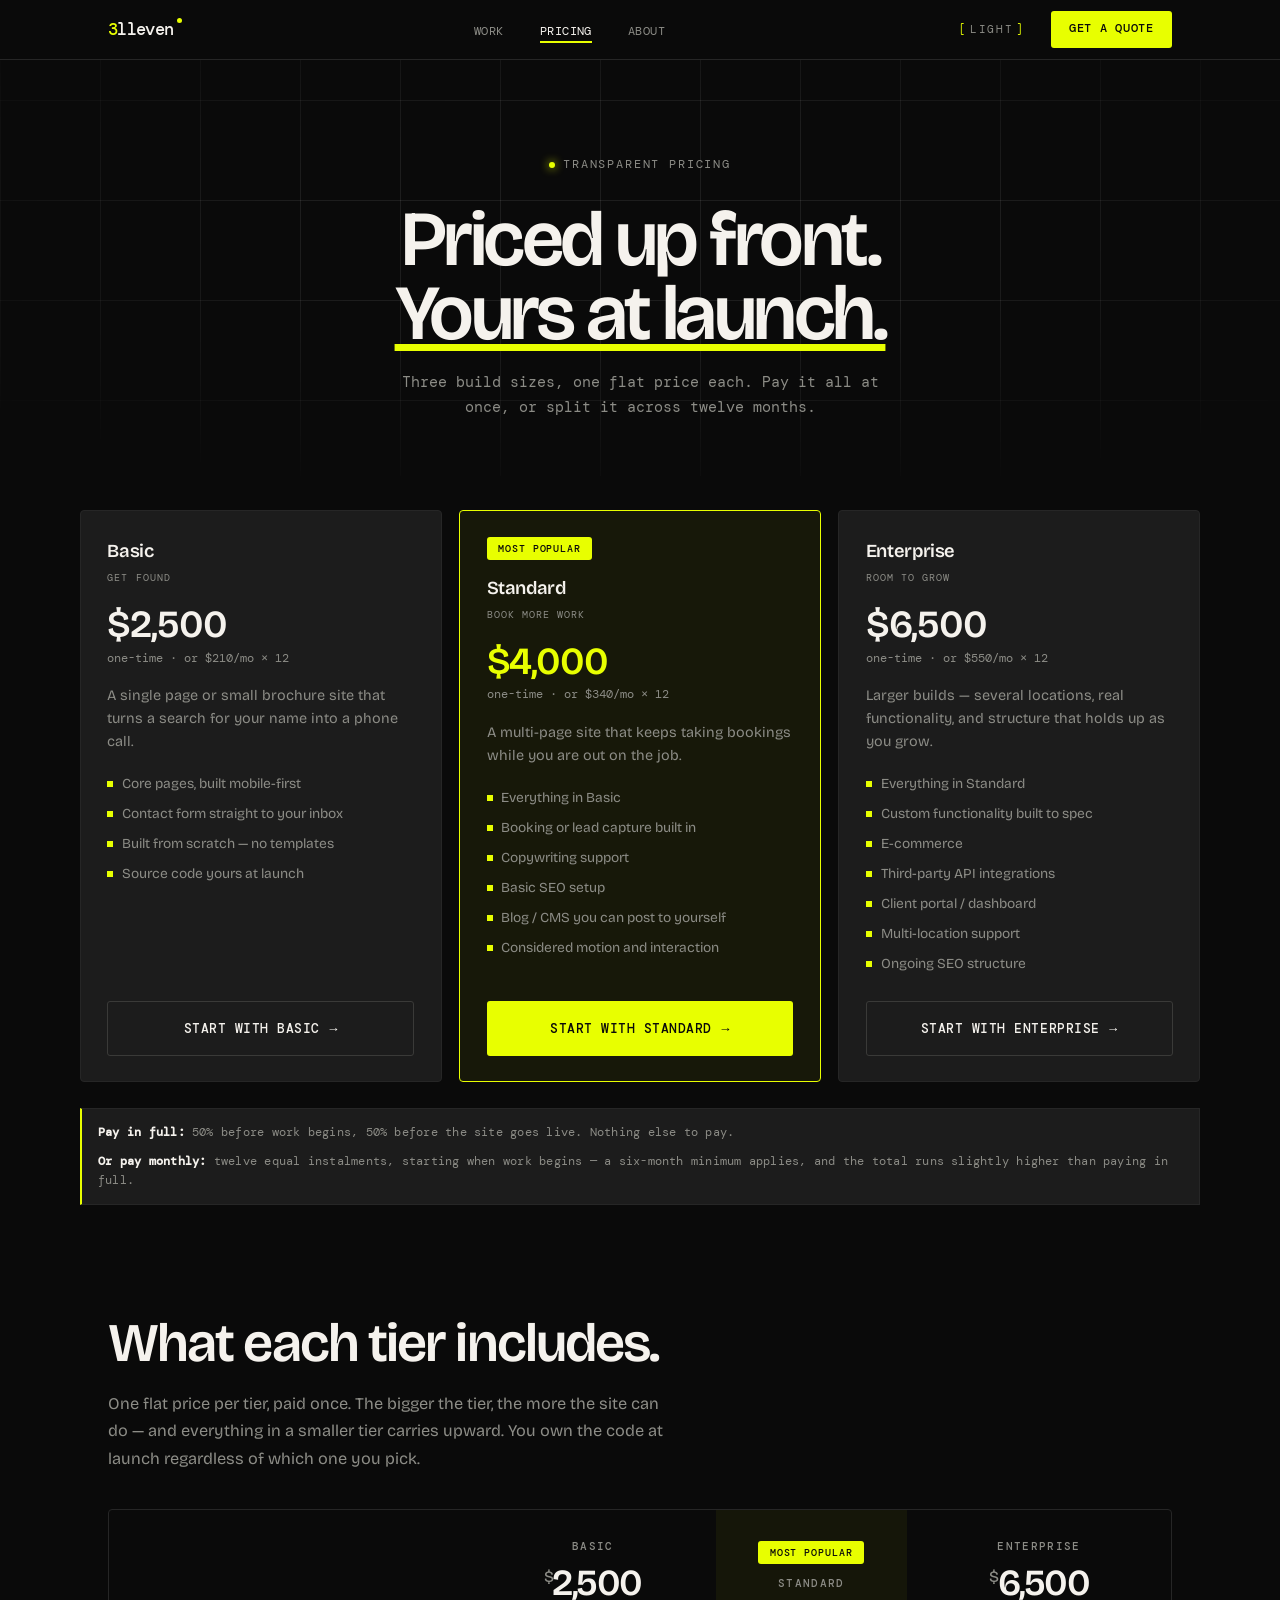
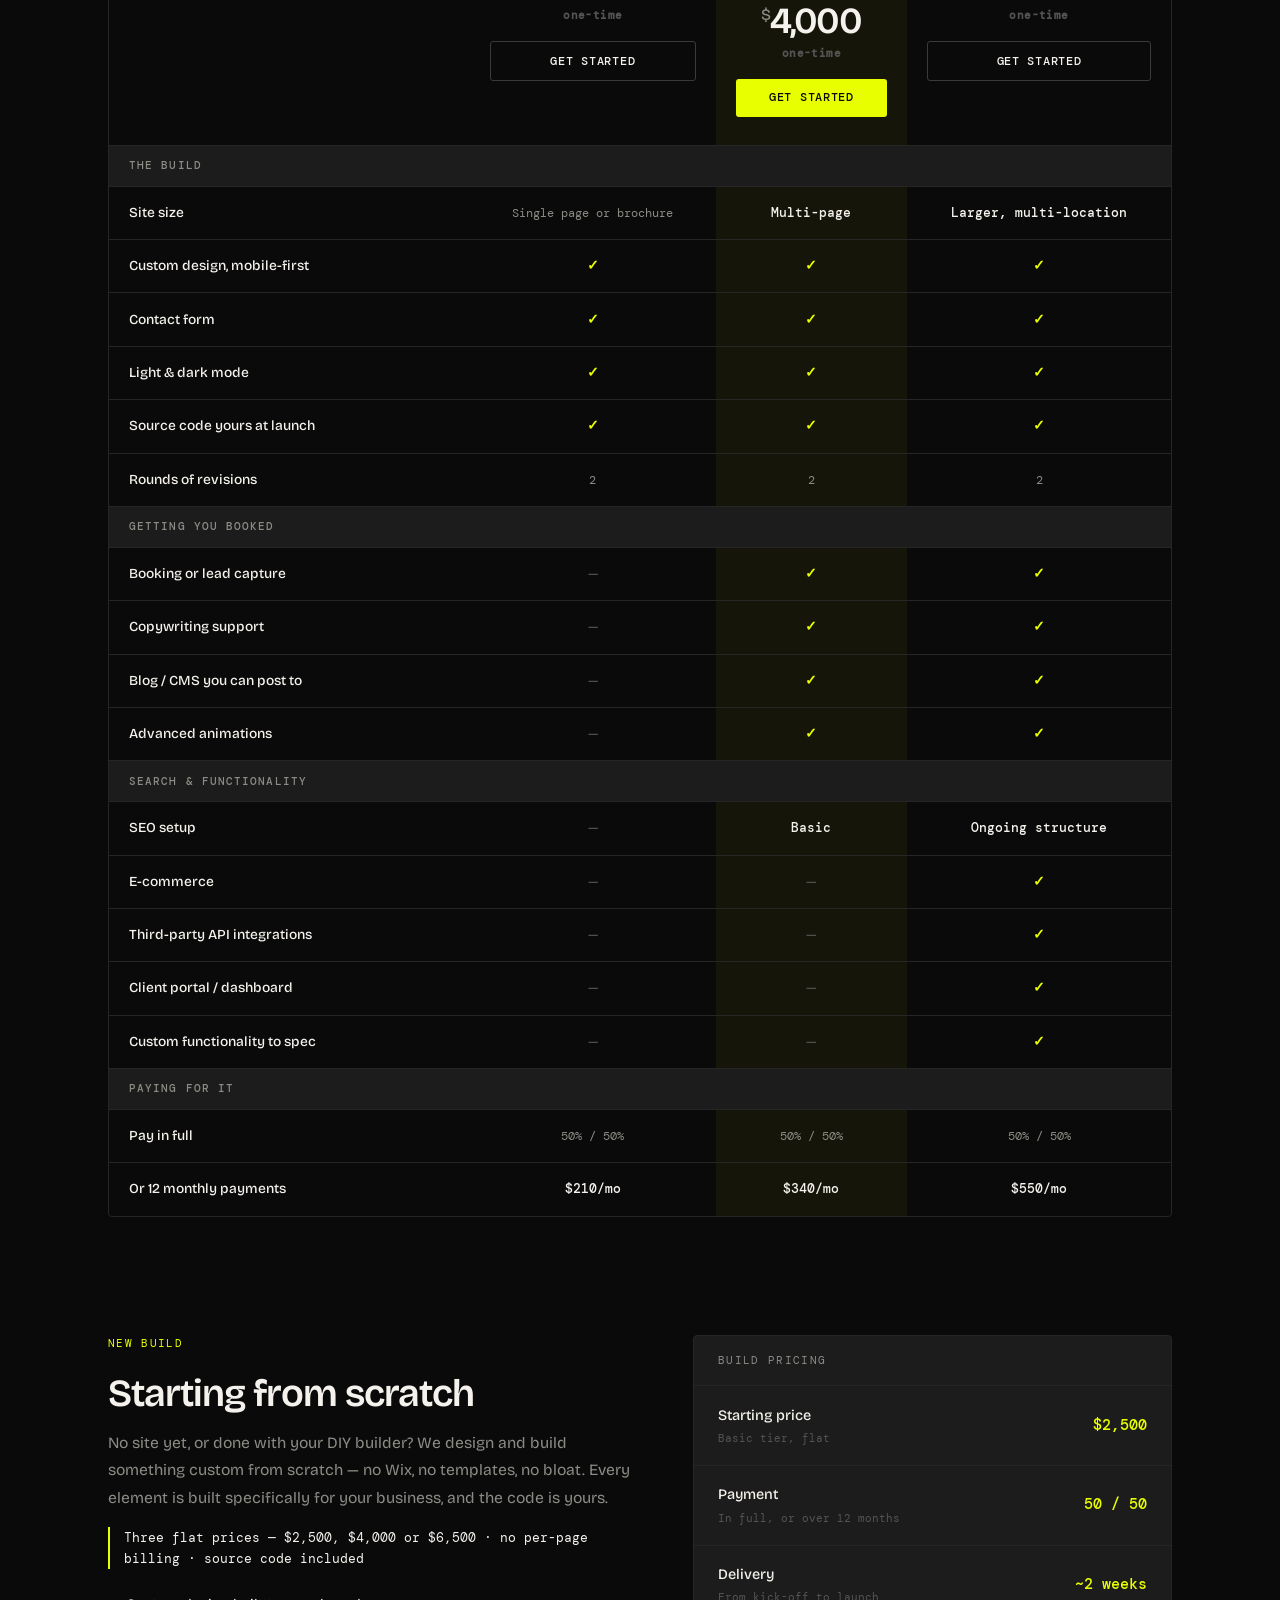
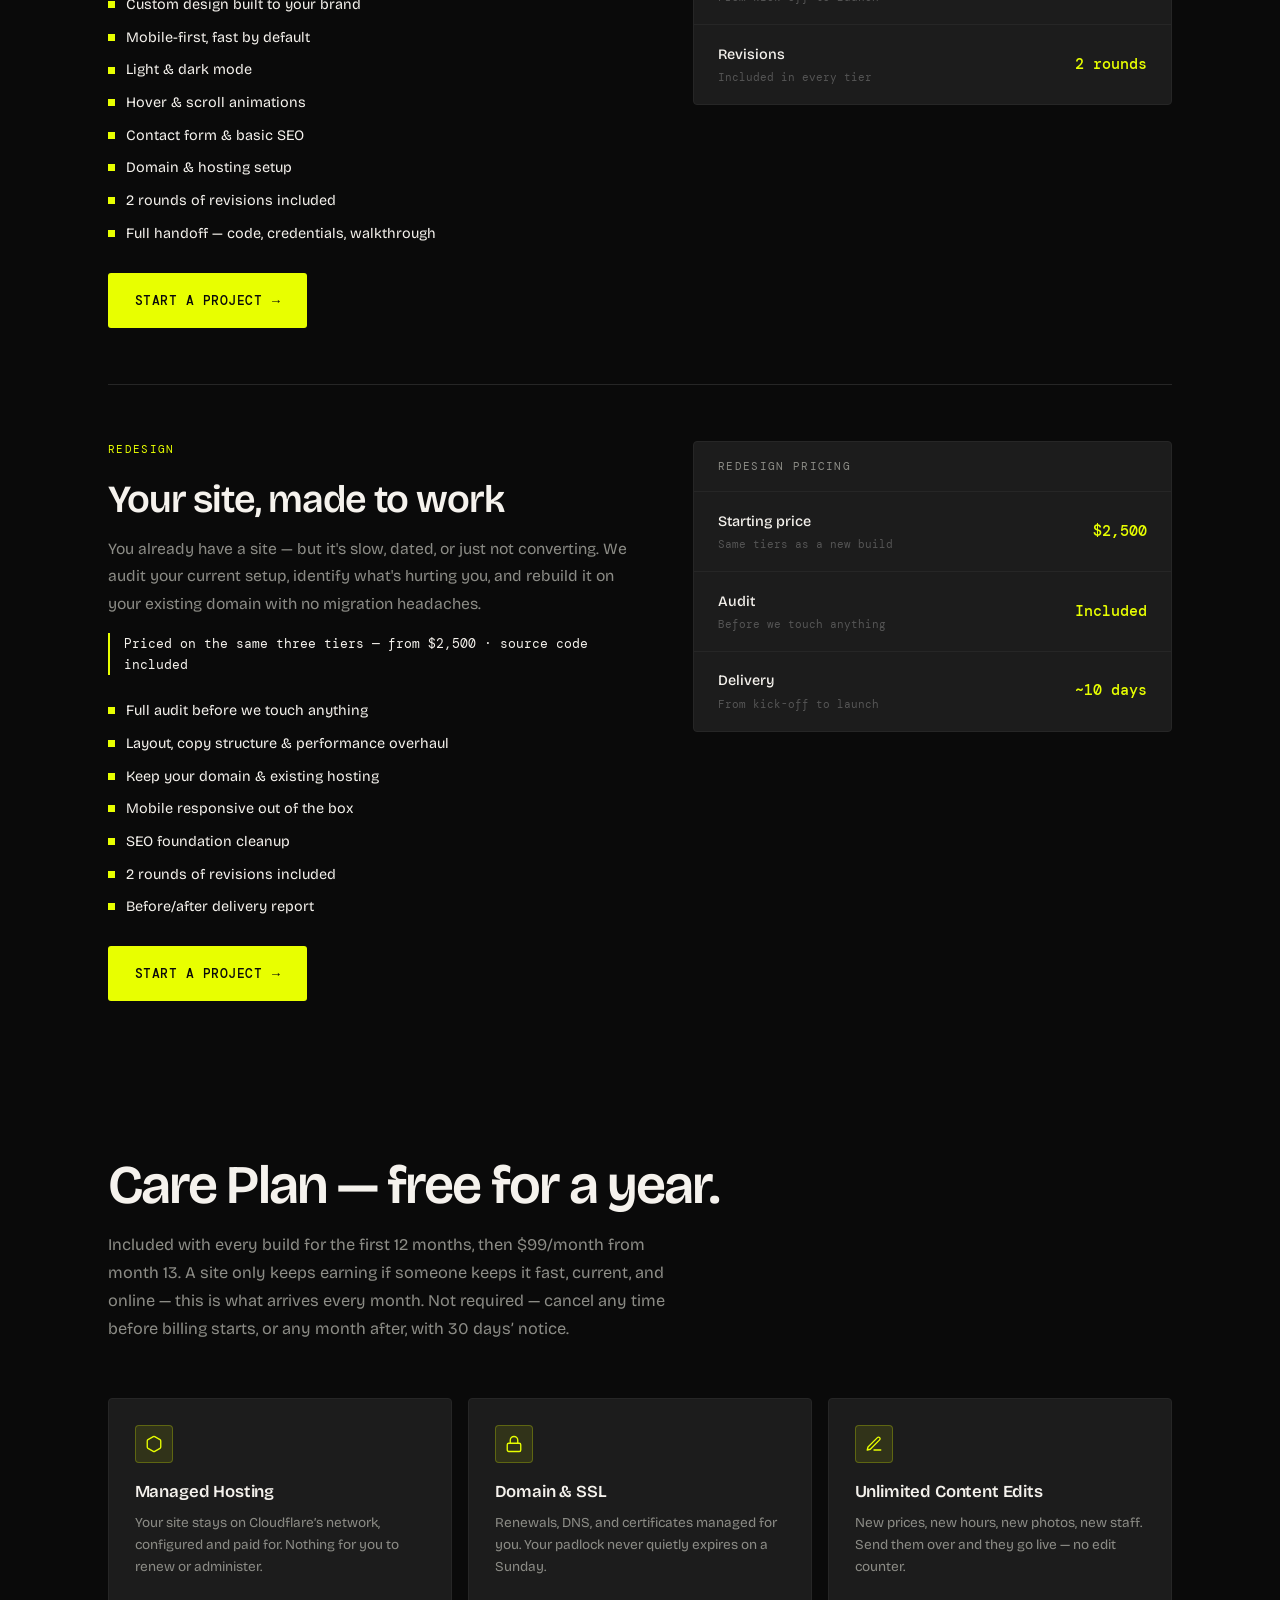
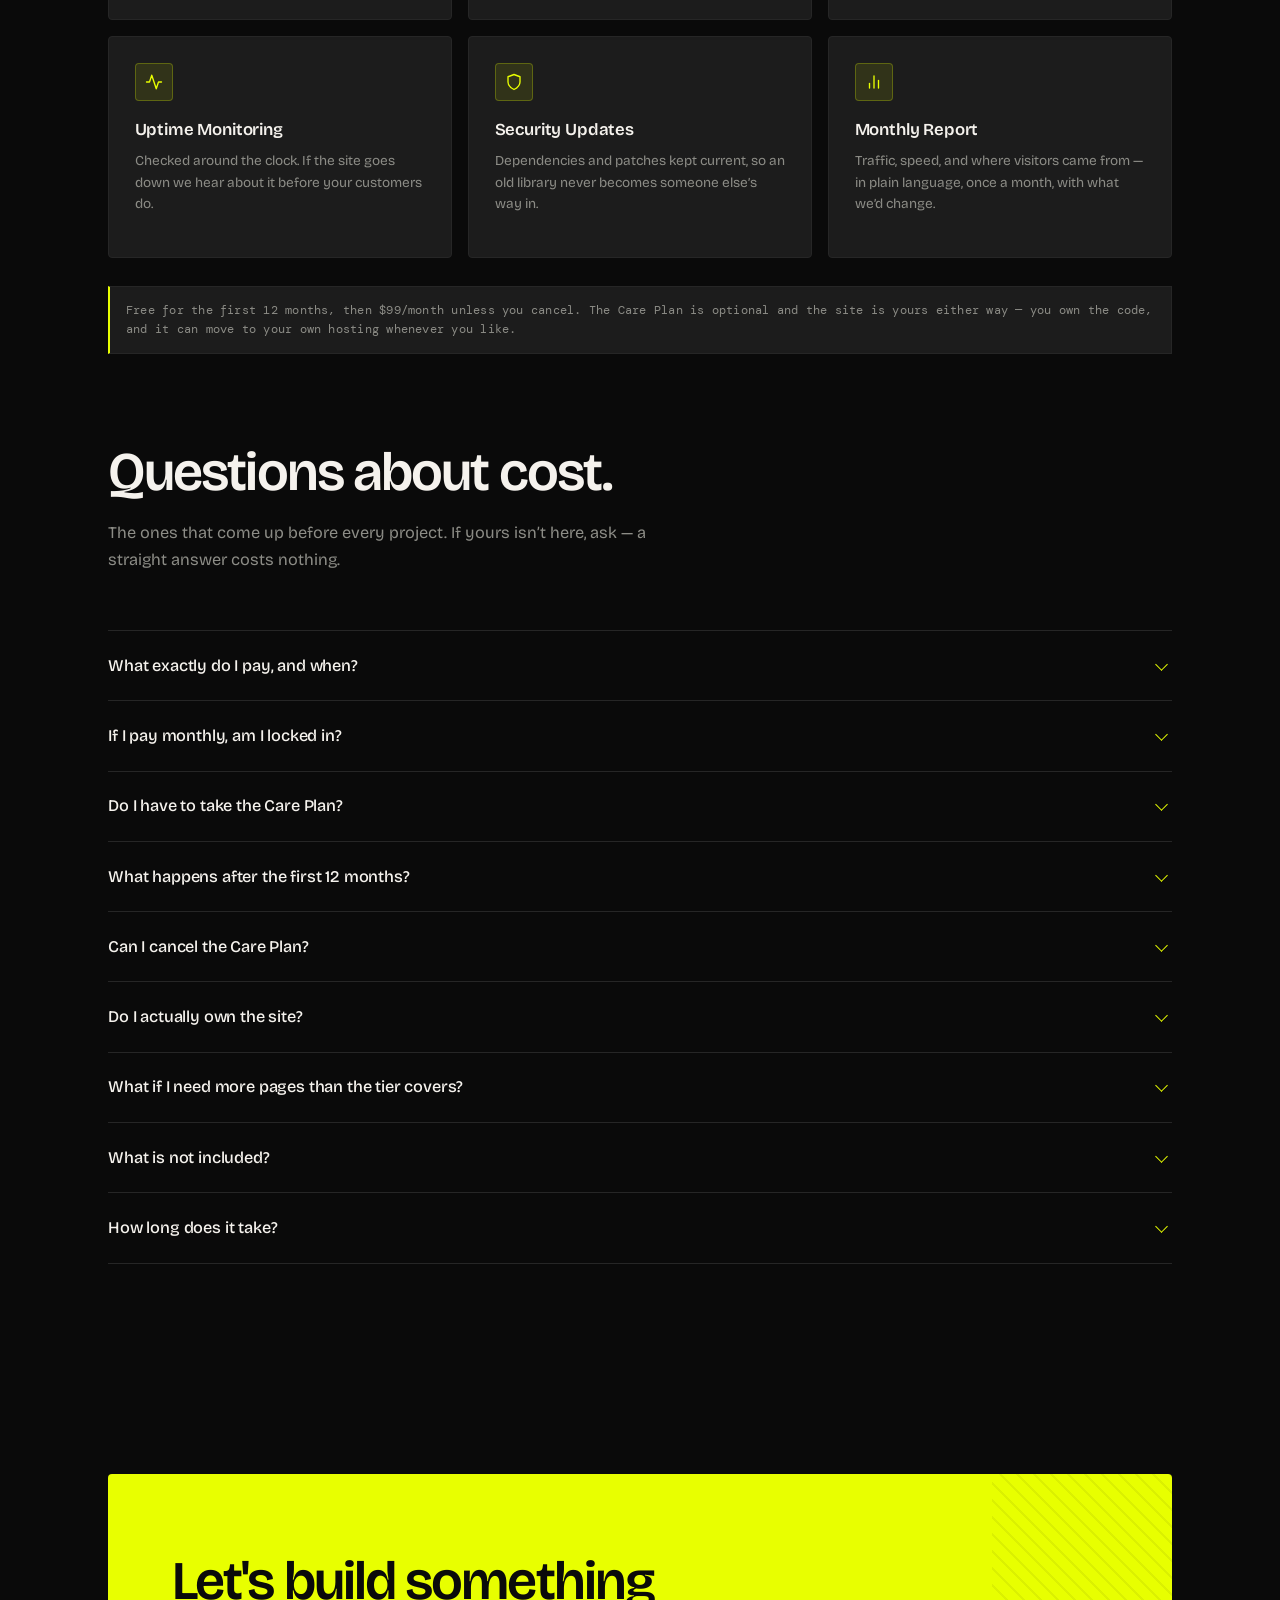
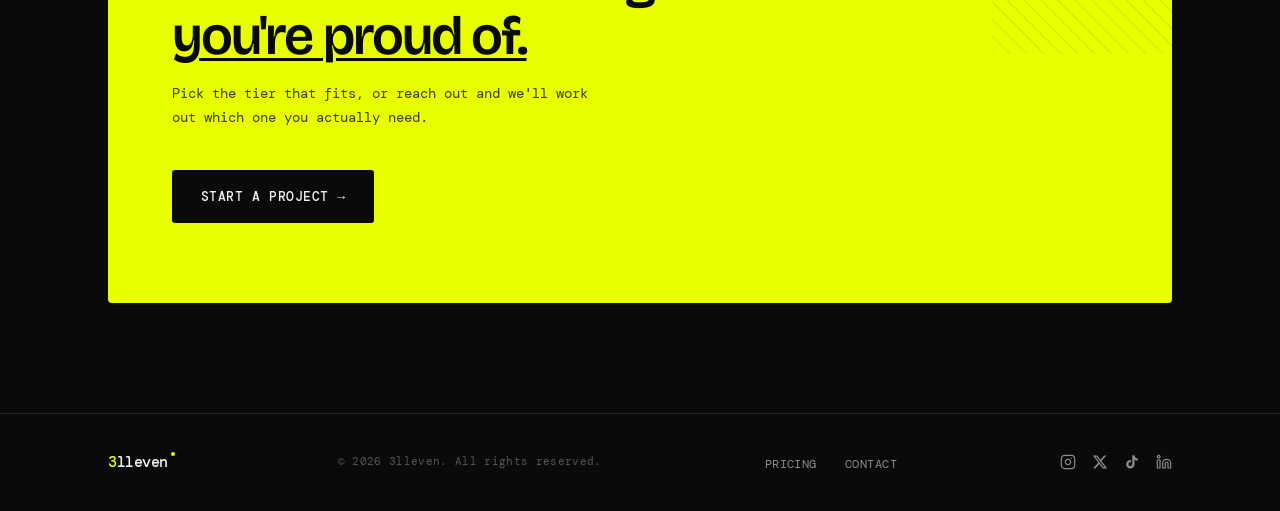
<file: pricing.html>
<!DOCTYPE html>
<html lang="en" data-theme="dark">
<head>
  <meta charset="UTF-8" />
  <link rel="icon" type="image/svg+xml" href="favicon.svg">
  <link rel="icon" type="image/png" href="favicon.png">
  <link rel="apple-touch-icon" href="favicon.png">
  <meta name="viewport" content="width=device-width, initial-scale=1.0" />
  <title>3lleven — Pricing</title>
  <meta name="description" content="Three flat-price website builds — $2,500, $4,000 or $6,500. Pay in full or over 12 months. Care Plan free for a year. You own the site either way." />
  <link rel="preconnect" href="https://fonts.googleapis.com" />
  <link rel="preconnect" href="https://fonts.gstatic.com" crossorigin />
  <link href="https://fonts.googleapis.com/css2?family=DM+Mono:wght@400;500&family=Bricolage+Grotesque:opsz,wght@12..96,400;12..96,500;12..96,600;12..96,700;12..96,800&display=swap" rel="stylesheet" />
  <link rel="stylesheet" href="style.css" />
  <style>
    /* ── Tier grid ── */
    .tier-body { padding: 34px 0 90px; }
    .tier-grid {
      display: grid; grid-template-columns: repeat(3, 1fr);
      gap: 1.1rem; align-items: stretch;
    }
    @media (max-width: 920px) { .tier-grid { grid-template-columns: 1fr; } }

    .tier-option {
      border: 1.5px solid var(--border); background: var(--surface2); border-radius: 4px;
      padding: 1.6rem 1.65rem; display: flex; flex-direction: column;
      transition: border-color 0.2s, background 0.2s;
    }
    .tier-option:hover { border-color: var(--border2); }
    .tier-option.featured { border-color: var(--accent); background: rgba(var(--accent-rgb), 0.06); }
    .tier-featured-badge {
      display: inline-block; align-self: flex-start;
      font-family: 'DM Mono', monospace; font-size: 0.6rem; font-weight: 500;
      letter-spacing: 0.1em; text-transform: uppercase;
      background: var(--accent); color: var(--accent-ink);
      padding: 0.25rem 0.7rem; border-radius: 3px; margin-bottom: 0.85rem;
    }
    .tier-name { font-family: 'Bricolage Grotesque', sans-serif; font-size: 1.15rem; font-weight: 600; letter-spacing: -0.02em; }
    .tier-tag { font-family: 'DM Mono', monospace; font-size: 0.65rem; color: var(--muted); letter-spacing: 0.1em; text-transform: uppercase; margin-top: 0.25rem; }
    .tier-price-display { text-align: left; margin: 1.1rem 0 1rem; }
    .tier-price-display .amount { font-family: 'Bricolage Grotesque', sans-serif; font-size: 2.4rem; font-weight: 600; letter-spacing: -0.03em; color: var(--fg); line-height: 1; }
    .tier-option.featured .tier-price-display .amount { color: var(--accent); }
    .tier-price-display .per { font-family: 'DM Mono', monospace; font-size: 0.72rem; color: var(--muted); margin-top: 0.4rem; }
    .tier-lede { font-size: 0.9rem; color: var(--muted); line-height: 1.6; margin-bottom: 1.25rem; }
    .tier-features { list-style: none; display: flex; flex-direction: column; gap: 0.5rem; margin-bottom: 1.6rem; }
    .tier-features li { display: flex; align-items: center; gap: 0.55rem; font-size: 0.86rem; color: var(--muted); }
    .tier-features li::before { content: ''; width: 6px; height: 6px; background: var(--accent); flex-shrink: 0; }
    .tier-cta { width: 100%; justify-content: center; margin-top: auto; text-align: center; }

    .term-note {
      font-family: 'DM Mono', monospace; font-size: 0.72rem; color: var(--muted);
      margin-top: 1.6rem; padding: 0.9rem 1rem; border: 1px solid var(--border);
      border-left: 2px solid var(--accent); background: var(--surface2);
      letter-spacing: 0.02em; line-height: 1.65;
    }
    .term-note strong { color: var(--fg); }

    /* ── SERVICE BLOCKS ── */
    .svc-section { padding: 30px 0 80px; }
    .svc-block {
      display: grid; grid-template-columns: 1.05fr 0.95fr; gap: 3.5rem;
      align-items: start; padding: 3.5rem 0; border-top: 1px solid var(--border);
    }
    .svc-block:first-child { border-top: none; padding-top: 0.5rem; }
    @media (max-width: 820px) { .svc-block { grid-template-columns: 1fr; gap: 2rem; } }
    .svc-block h2 {
      font-family: 'Bricolage Grotesque', sans-serif; font-weight: 600;
      font-size: clamp(1.7rem, 3.2vw, 2.4rem); letter-spacing: -0.03em; line-height: 1.05;
      margin-bottom: 1rem;
    }
    .svc-block .lede { font-size: 0.98rem; color: var(--muted); line-height: 1.75; margin-bottom: 1rem; }
    .svc-price-line {
      font-family: 'DM Mono', monospace; font-size: 0.82rem; color: var(--fg);
      margin-bottom: 1.5rem; padding-left: 0.9rem; border-left: 2px solid var(--accent);
    }

    /* detail / pricing card */
    .detail-card { background: var(--surface2); border: 1px solid var(--border); border-radius: 4px; overflow: hidden; }
    .detail-header {
      padding: 1rem 1.5rem; border-bottom: 1px solid var(--border);
      font-family: 'DM Mono', monospace; font-size: 0.68rem; letter-spacing: 0.12em;
      text-transform: uppercase; color: var(--muted);
    }
    .detail-row {
      display: flex; justify-content: space-between; align-items: center;
      padding: 1.1rem 1.5rem; border-bottom: 1px solid var(--border); gap: 1rem;
    }
    .detail-row:last-child { border-bottom: none; }
    .dr-label { font-size: 0.9rem; font-weight: 500; color: var(--fg); }
    .dr-sub { font-family: 'DM Mono', monospace; font-size: 0.68rem; color: var(--dim); margin-top: 0.2rem; }
    .dr-val { font-family: 'DM Mono', monospace; font-size: 0.92rem; font-weight: 500; color: var(--accent); white-space: nowrap; }
    [data-theme="light"] .dr-val { color: var(--fg); }

    /* ── MONTHLY PLANS TABLE ── */
    .plans-section { padding: 20px 0 80px; }
    .plans-intro { max-width: 600px; margin-bottom: 2.25rem; }
    .plans-table-wrap { border: 1px solid var(--border); border-radius: 4px; overflow-x: auto; }
    .pt { width: 100%; border-collapse: collapse; min-width: 640px; }
    .pt-header th { padding: 1.75rem 1.25rem; text-align: center; vertical-align: top; border-bottom: 1px solid var(--border); }
    .pt-header th:first-child { text-align: left; width: 34%; }
    .pt-tier { font-family: 'DM Mono', monospace; font-size: 0.7rem; font-weight: 500; letter-spacing: 0.12em; text-transform: uppercase; color: var(--muted); margin-bottom: 0.6rem; }
    .pt-price { font-family: 'Bricolage Grotesque', sans-serif; font-size: 2.3rem; font-weight: 600; letter-spacing: -0.04em; line-height: 1; color: var(--fg); }
    .pt-price sup { font-size: 1rem; font-weight: 500; vertical-align: super; color: var(--muted); }
    .pt-price-sub { font-family: 'DM Mono', monospace; font-size: 0.66rem; color: var(--dim); margin: 0.4rem 0 1rem; letter-spacing: 0.04em; }
    .pt-featured-badge { display: inline-block; font-family: 'DM Mono', monospace; font-size: 0.6rem; font-weight: 500; letter-spacing: 0.1em; text-transform: uppercase; background: var(--accent); color: var(--accent-ink); padding: 0.25rem 0.7rem; border-radius: 3px; margin-bottom: 0.7rem; }
    .pt-col-featured { background: rgba(var(--accent-rgb), 0.05); }
    .plan-cta {
      display: block; width: 100%; text-align: center; padding: 0.6rem 1rem; border-radius: 3px;
      font-family: 'DM Mono', monospace; font-size: 0.74rem; font-weight: 500;
      letter-spacing: 0.06em; text-transform: uppercase; border: none; cursor: pointer;
      transition: transform 0.15s, background 0.2s, border-color 0.2s; margin-top: 0.4rem;
    }
    .plan-cta-ghost { background: transparent; border: 1px solid var(--border2); color: var(--fg); }
    .plan-cta-ghost:hover { border-color: var(--fg); }
    .plan-cta-fill { background: var(--accent); color: var(--accent-ink); }
    .plan-cta-fill:hover { transform: translateY(-2px); }
    .pt-cat td {
      font-family: 'DM Mono', monospace; font-size: 0.68rem; font-weight: 500; letter-spacing: 0.1em;
      text-transform: uppercase; color: var(--muted); padding: 0.7rem 1.25rem;
      background: var(--surface2); border-top: 1px solid var(--border); border-bottom: 1px solid var(--border);
    }
    .pt-cat td.pt-col-featured { background: rgba(var(--accent-rgb), 0.07); }
    .pt-row td { padding: 0.95rem 1.25rem; border-bottom: 1px solid var(--border); font-size: 0.86rem; text-align: center; color: var(--muted); vertical-align: middle; }
    .pt-row:last-child td { border-bottom: none; }
    .pt-row td:first-child { text-align: left; color: var(--fg); font-weight: 500; }
    .pk { color: var(--accent); font-weight: 700; }
    [data-theme="light"] .pk { color: var(--accent); }
    .px { color: var(--dim); }
    .pv { font-family: 'DM Mono', monospace; font-weight: 500; font-size: 0.82rem; color: var(--fg); }
    .pv-muted { font-family: 'DM Mono', monospace; font-size: 0.78rem; color: var(--muted); }
    @media (max-width: 680px) {
      .pt-header th, .pt-row td, .pt-cat td { padding: 0.7rem 0.75rem; font-size: 0.8rem; }
      .pt-price { font-size: 1.7rem; }
    }

    /* ── ADD-ONS ── */
    .addons-section { padding: 20px 0 90px; }
    .addons-grid { display: grid; grid-template-columns: repeat(3, 1fr); gap: 1rem; margin-top: 2.5rem; }
    @media (max-width: 760px) { .addons-grid { grid-template-columns: 1fr 1fr; } }
    @media (max-width: 480px) { .addons-grid { grid-template-columns: 1fr; } }
    .addon-card {
      background: var(--surface2); border: 1px solid var(--border); border-radius: 4px;
      padding: 1.6rem; transition: border-color 0.2s, transform 0.2s;
    }
    .addon-card:hover { border-color: var(--accent); transform: translateY(-3px); }
    .addon-icon {
      width: 38px; height: 38px; border-radius: 4px;
      background: rgba(var(--accent-rgb), 0.1); border: 1px solid rgba(var(--accent-rgb), 0.25);
      display: flex; align-items: center; justify-content: center; margin-bottom: 1rem; color: var(--accent);
    }
    [data-theme="light"] .addon-icon { color: var(--accent); }
    .addon-card h4 { font-family: 'Bricolage Grotesque', sans-serif; font-size: 1.05rem; font-weight: 600; letter-spacing: -0.01em; margin-bottom: 0.4rem; }
    .addon-card p { font-size: 0.85rem; color: var(--muted); line-height: 1.6; margin-bottom: 1rem; }
    .addon-price { font-family: 'DM Mono', monospace; font-size: 0.82rem; font-weight: 500; color: var(--accent); }
    [data-theme="light"] .addon-price { color: var(--fg); }
    .care-footnote {
      font-family: 'DM Mono', monospace; font-size: 0.72rem; color: var(--muted);
      margin-top: 1.75rem; padding: 0.9rem 1rem; border: 1px solid var(--border);
      border-left: 2px solid var(--accent); background: var(--surface2);
      letter-spacing: 0.02em; line-height: 1.65;
    }
    /* ── FAQ ── */
    .faq-section { padding: 0 0 100px; }
    .faq-list { border-top: 1px solid var(--border); }
    .faq-item { border-bottom: 1px solid var(--border); }
    .faq-item summary {
      list-style: none; cursor: pointer; padding: 1.35rem 2.5rem 1.35rem 0;
      position: relative; font-family: 'Bricolage Grotesque', sans-serif;
      font-size: 1.02rem; font-weight: 500; letter-spacing: -0.01em; color: var(--fg);
      transition: color 0.2s;
    }
    .faq-item summary::-webkit-details-marker { display: none; }
    .faq-item summary:hover { color: var(--accent); }
    [data-theme="light"] .faq-item summary:hover { color: var(--fg); }
    .faq-item summary::after {
      content: ''; position: absolute; right: 0.4rem; top: 50%;
      width: 9px; height: 9px; margin-top: -6px;
      border-right: 1.5px solid var(--accent); border-bottom: 1.5px solid var(--accent);
      transform: rotate(45deg); transition: transform 0.25s;
    }
    .faq-item[open] summary::after { transform: rotate(-135deg); margin-top: -2px; }
    .faq-item summary:focus-visible { outline: 2px solid var(--accent); outline-offset: 3px; }
    .faq-body { padding: 0 2.5rem 1.5rem 0; }
    .faq-body p { font-size: 0.92rem; color: var(--muted); line-height: 1.75; }
  </style>
</head>
<body>

<!-- NAV -->
<nav>
  <div class="nav-inner">
    <a href="index.html" class="logo" aria-label="3lleven home"><span class="l3">3</span>lleven<span class="dot"></span></a>
    <ul class="nav-links">
      <li><a href="work.html">Work</a></li>
      <li><a href="pricing.html" class="active">Pricing</a></li>
      <li><a href="about.html">About</a></li>
    </ul>
    <div class="nav-right">
      <button class="theme-btn" id="themeToggle" aria-label="Toggle theme">LIGHT</button>
      <a href="contact.html" class="nav-cta">Get a Quote</a>
      <button class="hamburger" id="hamburger" aria-label="Toggle menu">
        <span></span><span></span><span></span>
      </button>
    </div>
  </div>
</nav>

<div class="mobile-menu" id="mobileMenu">
  <a href="work.html">Work</a>
  <a href="pricing.html">Pricing</a>
  <a href="about.html">About</a>
  <a href="contact.html" class="mob-cta">Get a Quote</a>
</div>

<!-- HEADER -->
<section class="page-hero compact">
  <div class="hero-grid"></div>
  <div class="page-hero-inner">
    <div class="page-status"><span class="page-status-dot"></span>Transparent pricing</div>
    <h1 class="page-hero-h1">Priced up front.<br><span class="hero-accent">Yours at launch.</span></h1>
    <p class="page-hero-sub">Three build sizes, one flat price each. Pay it all at once, or split it across twelve months.</p>
  </div>
</section>

<!-- TIERS -->
<section>
  <div class="wrap tier-body">

    <div class="tier-grid">

      <article class="tier-option">
        <div class="tier-name">Basic</div>
        <div class="tier-tag">Get found</div>
        <div class="tier-price-display">
          <div class="amount">$2,500</div>
          <div class="per">one-time &middot; or $210/mo &times; 12</div>
        </div>
        <p class="tier-lede">A single page or small brochure site that turns a search for your name into a phone call.</p>
        <ul class="tier-features">
          <li>Core pages, built mobile-first</li>
          <li>Contact form straight to your inbox</li>
          <li>Built from scratch &mdash; no templates</li>
          <li>Source code yours at launch</li>
        </ul>
        <a href="contact.html" class="btn btn-line tier-cta" onclick="saveQuote('Basic')">Start with Basic <span class="arr">&rarr;</span></a>
      </article>

      <article class="tier-option featured">
        <div class="tier-featured-badge">Most popular</div>
        <div class="tier-name">Standard</div>
        <div class="tier-tag">Book more work</div>
        <div class="tier-price-display">
          <div class="amount">$4,000</div>
          <div class="per">one-time &middot; or $340/mo &times; 12</div>
        </div>
        <p class="tier-lede">A multi-page site that keeps taking bookings while you are out on the job.</p>
        <ul class="tier-features">
          <li>Everything in Basic</li>
          <li>Booking or lead capture built in</li>
          <li>Copywriting support</li>
          <li>Basic SEO setup</li>
          <li>Blog / CMS you can post to yourself</li>
          <li>Considered motion and interaction</li>
        </ul>
        <a href="contact.html" class="btn btn-accent tier-cta" onclick="saveQuote('Standard')">Start with Standard <span class="arr">&rarr;</span></a>
      </article>

      <article class="tier-option">
        <div class="tier-name">Enterprise</div>
        <div class="tier-tag">Room to grow</div>
        <div class="tier-price-display">
          <div class="amount">$6,500</div>
          <div class="per">one-time &middot; or $550/mo &times; 12</div>
        </div>
        <p class="tier-lede">Larger builds &mdash; several locations, real functionality, and structure that holds up as you grow.</p>
        <ul class="tier-features">
          <li>Everything in Standard</li>
          <li>Custom functionality built to spec</li>
          <li>E-commerce</li>
          <li>Third-party API integrations</li>
          <li>Client portal / dashboard</li>
          <li>Multi-location support</li>
          <li>Ongoing SEO structure</li>
        </ul>
        <a href="contact.html" class="btn btn-line tier-cta" onclick="saveQuote('Enterprise')">Start with Enterprise <span class="arr">&rarr;</span></a>
      </article>

    </div>

    <div class="term-note">
      <p><strong>Pay in full:</strong> 50% before work begins, 50% before the site goes live. Nothing else to pay.</p>
      <p style="margin-top:0.6rem;"><strong>Or pay monthly:</strong> twelve equal instalments, starting when work begins &mdash; a six-month minimum applies, and the total runs slightly higher than paying in full.</p>
    </div>

  </div>
</section>

<!-- TIER COMPARISON -->
<section class="plans-section">
  <div class="wrap">
    <div class="sec-head plans-intro">
      <h2 class="sec-headline">What each tier includes.</h2>
      <p class="sec-sub">One flat price per tier, paid once. The bigger the tier, the more the site can do &mdash; and everything in a smaller tier carries upward. You own the code at launch regardless of which one you pick.</p>
    </div>

    <div class="plans-table-wrap fade-up">
      <table class="pt">
        <thead>
          <tr class="pt-header">
            <th></th>
            <th>
              <div class="pt-tier">Basic</div>
              <div class="pt-price"><sup>$</sup>2,500</div>
              <div class="pt-price-sub">one-time</div>
              <a href="contact.html" class="plan-cta plan-cta-ghost">Get started</a>
            </th>
            <th class="pt-col-featured">
              <div class="pt-featured-badge">Most popular</div>
              <div class="pt-tier">Standard</div>
              <div class="pt-price"><sup>$</sup>4,000</div>
              <div class="pt-price-sub">one-time</div>
              <a href="contact.html" class="plan-cta plan-cta-fill">Get started</a>
            </th>
            <th>
              <div class="pt-tier">Enterprise</div>
              <div class="pt-price"><sup>$</sup>6,500</div>
              <div class="pt-price-sub">one-time</div>
              <a href="contact.html" class="plan-cta plan-cta-ghost">Get started</a>
            </th>
          </tr>
        </thead>
        <tbody>
          <tr class="pt-cat"><td colspan="4">The build</td></tr>
          <tr class="pt-row"><td>Site size</td><td><span class="pv-muted">Single page or brochure</span></td><td class="pt-col-featured"><span class="pv">Multi-page</span></td><td><span class="pv">Larger, multi-location</span></td></tr>
          <tr class="pt-row"><td>Custom design, mobile-first</td><td><span class="pk">&#10003;</span></td><td class="pt-col-featured"><span class="pk">&#10003;</span></td><td><span class="pk">&#10003;</span></td></tr>
          <tr class="pt-row"><td>Contact form</td><td><span class="pk">&#10003;</span></td><td class="pt-col-featured"><span class="pk">&#10003;</span></td><td><span class="pk">&#10003;</span></td></tr>
          <tr class="pt-row"><td>Light &amp; dark mode</td><td><span class="pk">&#10003;</span></td><td class="pt-col-featured"><span class="pk">&#10003;</span></td><td><span class="pk">&#10003;</span></td></tr>
          <tr class="pt-row"><td>Source code yours at launch</td><td><span class="pk">&#10003;</span></td><td class="pt-col-featured"><span class="pk">&#10003;</span></td><td><span class="pk">&#10003;</span></td></tr>
          <tr class="pt-row"><td>Rounds of revisions</td><td><span class="pv-muted">2</span></td><td class="pt-col-featured"><span class="pv-muted">2</span></td><td><span class="pv-muted">2</span></td></tr>

          <tr class="pt-cat"><td colspan="4">Getting you booked</td></tr>
          <tr class="pt-row"><td>Booking or lead capture</td><td><span class="px">&mdash;</span></td><td class="pt-col-featured"><span class="pk">&#10003;</span></td><td><span class="pk">&#10003;</span></td></tr>
          <tr class="pt-row"><td>Copywriting support</td><td><span class="px">&mdash;</span></td><td class="pt-col-featured"><span class="pk">&#10003;</span></td><td><span class="pk">&#10003;</span></td></tr>
          <tr class="pt-row"><td>Blog / CMS you can post to</td><td><span class="px">&mdash;</span></td><td class="pt-col-featured"><span class="pk">&#10003;</span></td><td><span class="pk">&#10003;</span></td></tr>
          <tr class="pt-row"><td>Advanced animations</td><td><span class="px">&mdash;</span></td><td class="pt-col-featured"><span class="pk">&#10003;</span></td><td><span class="pk">&#10003;</span></td></tr>

          <tr class="pt-cat"><td colspan="4">Search &amp; functionality</td></tr>
          <tr class="pt-row"><td>SEO setup</td><td><span class="px">&mdash;</span></td><td class="pt-col-featured"><span class="pv">Basic</span></td><td><span class="pv">Ongoing structure</span></td></tr>
          <tr class="pt-row"><td>E-commerce</td><td><span class="px">&mdash;</span></td><td class="pt-col-featured"><span class="px">&mdash;</span></td><td><span class="pk">&#10003;</span></td></tr>
          <tr class="pt-row"><td>Third-party API integrations</td><td><span class="px">&mdash;</span></td><td class="pt-col-featured"><span class="px">&mdash;</span></td><td><span class="pk">&#10003;</span></td></tr>
          <tr class="pt-row"><td>Client portal / dashboard</td><td><span class="px">&mdash;</span></td><td class="pt-col-featured"><span class="px">&mdash;</span></td><td><span class="pk">&#10003;</span></td></tr>
          <tr class="pt-row"><td>Custom functionality to spec</td><td><span class="px">&mdash;</span></td><td class="pt-col-featured"><span class="px">&mdash;</span></td><td><span class="pk">&#10003;</span></td></tr>

          <tr class="pt-cat"><td colspan="4">Paying for it</td></tr>
          <tr class="pt-row"><td>Pay in full</td><td><span class="pv-muted">50% / 50%</span></td><td class="pt-col-featured"><span class="pv-muted">50% / 50%</span></td><td><span class="pv-muted">50% / 50%</span></td></tr>
          <tr class="pt-row"><td>Or 12 monthly payments</td><td><span class="pv">$210/mo</span></td><td class="pt-col-featured"><span class="pv">$340/mo</span></td><td><span class="pv">$550/mo</span></td></tr>
        </tbody>
      </table>
    </div>
  </div>
</section>

<!-- SERVICES -->
<section class="svc-section">
  <div class="wrap">

    <div class="svc-block fade-up">
      <div>
        <p class="svc-tag">New Build</p>
        <h2>Starting from scratch</h2>
        <p class="lede">No site yet, or done with your DIY builder? We design and build something custom from scratch — no Wix, no templates, no bloat. Every element is built specifically for your business, and the code is yours.</p>
        <p class="svc-price-line">Three flat prices — $2,500, $4,000 or $6,500 · no per-page billing · source code included</p>
        <ul class="svc-list">
          <li>Custom design built to your brand</li>
          <li>Mobile-first, fast by default</li>
          <li>Light &amp; dark mode</li>
          <li>Hover &amp; scroll animations</li>
          <li>Contact form &amp; basic SEO</li>
          <li>Domain &amp; hosting setup</li>
          <li>2 rounds of revisions included</li>
          <li>Full handoff — code, credentials, walkthrough</li>
        </ul>
        <a href="contact.html" class="btn btn-accent">Start a project <span class="arr">→</span></a>
      </div>
      <div class="detail-card">
        <div class="detail-header">Build pricing</div>
        <div class="detail-row">
          <div><div class="dr-label">Starting price</div><div class="dr-sub">Basic tier, flat</div></div>
          <div class="dr-val">$2,500</div>
        </div>
        <div class="detail-row">
          <div><div class="dr-label">Payment</div><div class="dr-sub">In full, or over 12 months</div></div>
          <div class="dr-val">50 / 50</div>
        </div>
        <div class="detail-row">
          <div><div class="dr-label">Delivery</div><div class="dr-sub">From kick-off to launch</div></div>
          <div class="dr-val">~2 weeks</div>
        </div>
        <div class="detail-row">
          <div><div class="dr-label">Revisions</div><div class="dr-sub">Included in every tier</div></div>
          <div class="dr-val">2 rounds</div>
        </div>
      </div>
    </div>


    <div class="svc-block fade-up">
      <div>
        <p class="svc-tag">Redesign</p>
        <h2>Your site, made to work</h2>
        <p class="lede">You already have a site — but it's slow, dated, or just not converting. We audit your current setup, identify what's hurting you, and rebuild it on your existing domain with no migration headaches.</p>
        <p class="svc-price-line">Priced on the same three tiers — from $2,500 · source code included</p>
        <ul class="svc-list">
          <li>Full audit before we touch anything</li>
          <li>Layout, copy structure &amp; performance overhaul</li>
          <li>Keep your domain &amp; existing hosting</li>
          <li>Mobile responsive out of the box</li>
          <li>SEO foundation cleanup</li>
          <li>2 rounds of revisions included</li>
          <li>Before/after delivery report</li>
        </ul>
        <a href="contact.html" class="btn btn-accent">Start a project <span class="arr">&rarr;</span></a>
      </div>
      <div class="detail-card">
        <div class="detail-header">Redesign pricing</div>
        <div class="detail-row">
          <div><div class="dr-label">Starting price</div><div class="dr-sub">Same tiers as a new build</div></div>
          <div class="dr-val">$2,500</div>
        </div>
        <div class="detail-row">
          <div><div class="dr-label">Audit</div><div class="dr-sub">Before we touch anything</div></div>
          <div class="dr-val">Included</div>
        </div>
        <div class="detail-row">
          <div><div class="dr-label">Delivery</div><div class="dr-sub">From kick-off to launch</div></div>
          <div class="dr-val">~10 days</div>
        </div>
      </div>
    </div>

  </div>
</section>

<!-- CARE PLAN -->
<section class="addons-section">
  <div class="wrap">
    <div class="sec-head">
      <h2 class="sec-headline">Care Plan &mdash; free for a year.</h2>
      <p class="sec-sub">Included with every build for the first 12 months, then $99/month from month 13. A site only keeps earning if someone keeps it fast, current, and online &mdash; this is what arrives every month. Not required &mdash; cancel any time before billing starts, or any month after, with 30 days&rsquo; notice.</p>
    </div>
    <div class="addons-grid">
      <div class="addon-card fade-up">
        <div class="addon-icon"><svg width="18" height="18" viewBox="0 0 24 24" fill="none" stroke="currentColor" stroke-width="1.8" stroke-linecap="round" stroke-linejoin="round"><path d="M21 16V8a2 2 0 0 0-1-1.73l-7-4a2 2 0 0 0-2 0l-7 4A2 2 0 0 0 3 8v8a2 2 0 0 0 1 1.73l7 4a2 2 0 0 0 2 0l7-4A2 2 0 0 0 21 16z"/></svg></div>
        <h4>Managed Hosting</h4>
        <p>Your site stays on Cloudflare&rsquo;s network, configured and paid for. Nothing for you to renew or administer.</p>
      </div>
      <div class="addon-card fade-up">
        <div class="addon-icon"><svg width="18" height="18" viewBox="0 0 24 24" fill="none" stroke="currentColor" stroke-width="1.8" stroke-linecap="round" stroke-linejoin="round"><rect x="3" y="11" width="18" height="11" rx="2" ry="2"/><path d="M7 11V7a5 5 0 0 1 10 0v4"/></svg></div>
        <h4>Domain &amp; SSL</h4>
        <p>Renewals, DNS, and certificates managed for you. Your padlock never quietly expires on a Sunday.</p>
      </div>
      <div class="addon-card fade-up">
        <div class="addon-icon"><svg width="18" height="18" viewBox="0 0 24 24" fill="none" stroke="currentColor" stroke-width="1.8" stroke-linecap="round" stroke-linejoin="round"><path d="M12 20h9"/><path d="M16.5 3.5a2.121 2.121 0 0 1 3 3L7 19l-4 1 1-4L16.5 3.5z"/></svg></div>
        <h4>Unlimited Content Edits</h4>
        <p>New prices, new hours, new photos, new staff. Send them over and they go live &mdash; no edit counter.</p>
      </div>
      <div class="addon-card fade-up">
        <div class="addon-icon"><svg width="18" height="18" viewBox="0 0 24 24" fill="none" stroke="currentColor" stroke-width="1.8" stroke-linecap="round" stroke-linejoin="round"><path d="M22 12h-4l-3 9L9 3l-3 9H2"/></svg></div>
        <h4>Uptime Monitoring</h4>
        <p>Checked around the clock. If the site goes down we hear about it before your customers do.</p>
      </div>
      <div class="addon-card fade-up">
        <div class="addon-icon"><svg width="18" height="18" viewBox="0 0 24 24" fill="none" stroke="currentColor" stroke-width="1.8" stroke-linecap="round" stroke-linejoin="round"><path d="M12 22s8-4 8-10V5l-8-3-8 3v7c0 6 8 10 8 10z"/></svg></div>
        <h4>Security Updates</h4>
        <p>Dependencies and patches kept current, so an old library never becomes someone else&rsquo;s way in.</p>
      </div>
      <div class="addon-card fade-up">
        <div class="addon-icon"><svg width="18" height="18" viewBox="0 0 24 24" fill="none" stroke="currentColor" stroke-width="1.8" stroke-linecap="round" stroke-linejoin="round"><line x1="18" y1="20" x2="18" y2="10"/><line x1="12" y1="20" x2="12" y2="4"/><line x1="6" y1="20" x2="6" y2="14"/></svg></div>
        <h4>Monthly Report</h4>
        <p>Traffic, speed, and where visitors came from &mdash; in plain language, once a month, with what we&rsquo;d change.</p>
      </div>
    </div>
    <div class="care-footnote">Free for the first 12 months, then $99/month unless you cancel. The Care Plan is optional and the site is yours either way &mdash; you own the code, and it can move to your own hosting whenever you like.</div>
  </div>
</section>

<!-- FAQ -->
<section class="faq-section">
  <div class="wrap">
    <div class="sec-head">
      <h2 class="sec-headline">Questions about cost.</h2>
      <p class="sec-sub">The ones that come up before every project. If yours isn&rsquo;t here, ask &mdash; a straight answer costs nothing.</p>
    </div>

    <div class="faq-list">
      <details class="faq-item">
        <summary>What exactly do I pay, and when?</summary>
        <div class="faq-body"><p>Two options, chosen at signing. Pay in full and it is 50% before work begins and 50% before the site goes live &mdash; nothing after that. Or pay across twelve monthly instalments: $210 for Basic, $340 for Standard, $550 for Enterprise. Paying monthly costs slightly more overall, and those totals are written into the agreement so there is no surprise.</p></div>
      </details>

      <details class="faq-item">
        <summary>If I pay monthly, am I locked in?</summary>
        <div class="faq-body"><p>For the first six instalments, yes. After that you can end the agreement, but the unpaid balance of the build becomes due &mdash; the instalments are a way to spread a fixed price, not a subscription you can walk away from halfway through. If that is not what you want, pay in full instead.</p></div>
      </details>

      <details class="faq-item">
        <summary>Do I have to take the Care Plan?</summary>
        <div class="faq-body"><p>No. It comes free with every build for the first 12 months and is required with none. Without it the site transfers to your own hosting at launch and you handle hosting, domain renewals and security from there, with 30 days of bug fixes from us. With it, we handle all of that at no cost for a year.</p></div>
      </details>

      <details class="faq-item">
        <summary>What happens after the first 12 months?</summary>
        <div class="faq-body"><p>The Care Plan continues at $99/month unless you cancel it. We&rsquo;ll write to you at least 30 days before the first charge so it&rsquo;s never a surprise &mdash; if you&rsquo;d rather stop there, just say so and nothing is billed.</p></div>
      </details>

      <details class="faq-item">
        <summary>Can I cancel the Care Plan?</summary>
        <div class="faq-body"><p>Any time, with 30 days&rsquo; notice &mdash; during the free year or after. There is no minimum term. When you cancel we hand the site and its domain configuration over to you, or to whatever hosting you choose, at no charge.</p></div>
      </details>

      <details class="faq-item">
        <summary>Do I actually own the site?</summary>
        <div class="faq-body"><p>Yes &mdash; the full source code, on every tier, under both payment methods. It is delivered by GitHub or ZIP once the final payment or final instalment clears. There is no fee for code ownership and no Care Plan requirement attached to it. You can move it anywhere.</p></div>
      </details>

      <details class="faq-item">
        <summary>What if I need more pages than the tier covers?</summary>
        <div class="faq-body"><p>There is no per-page billing. Page count is one of the things that decides which tier fits &mdash; a brochure site is Basic, a multi-page site is Standard, a larger or multi-location build is Enterprise. If you are between two, we will tell you which one you actually need rather than selling you the larger one.</p></div>
      </details>

      <details class="faq-item">
        <summary>What is not included?</summary>
        <div class="faq-body"><p>Two rounds of revisions come with every tier; further rounds are billed at $75 each. Work outside the agreed scope is handled as a change order, quoted before anything starts. Third-party costs you would pay anyway &mdash; domain registration, paid fonts, stock photography, any platform fees &mdash; are yours.</p></div>
      </details>

      <details class="faq-item">
        <summary>How long does it take?</summary>
        <div class="faq-body"><p>Roughly two weeks from kick-off to launch for a new build, about ten days for a redesign, counted from the deposit landing and your materials arriving. Larger Enterprise builds take longer and get a real timeline in the proposal, not a guess.</p></div>
      </details>
    </div>
  </div>
</section>
<!-- CTA -->
<div id="cta">
  <div class="wrap">
    <div class="cta-card">
      <h2 class="cta-headline">Let's build something <em>you're proud of.</em></h2>
      <p class="cta-sub">Pick the tier that fits, or reach out and we'll work out which one you actually need.</p>
      <a href="contact.html" class="cta-btn">Start a project →</a>
    </div>
  </div>
</div>

<!-- FOOTER -->
<footer>
  <div class="footer-inner">
    <div class="footer-logo"><span class="l3">3</span>lleven<span class="dot"></span></div>
    <p class="copy">© 2026 3lleven. All rights reserved.</p>
    <ul class="footer-links">
      <li><a href="pricing.html">Pricing</a></li>
      <li><a href="contact.html">Contact</a></li>
    </ul>
    <div class="footer-social">
      <a href="https://instagram.com/3llevendotcom" target="_blank" rel="noopener" aria-label="Instagram"><svg width="16" height="16" viewBox="0 0 24 24" fill="none" stroke="currentColor" stroke-width="1.8" stroke-linecap="round" stroke-linejoin="round"><rect x="2" y="2" width="20" height="20" rx="5" ry="5"/><path d="M16 11.37A4 4 0 1 1 12.63 8 4 4 0 0 1 16 11.37z"/><line x1="17.5" y1="6.5" x2="17.51" y2="6.5"/></svg></a>
      <a href="https://x.com/3llevendotcom" target="_blank" rel="noopener" aria-label="X"><svg width="16" height="16" viewBox="0 0 24 24" fill="currentColor"><path d="M18.244 2.25h3.308l-7.227 8.26 8.502 11.24H16.17l-5.214-6.817L4.99 21.75H1.68l7.73-8.835L1.254 2.25H8.08l4.713 6.231zm-1.161 17.52h1.833L7.084 4.126H5.117z"/></svg></a>
      <a href="https://tiktok.com/@3llevendotcom" target="_blank" rel="noopener" aria-label="TikTok"><svg width="16" height="16" viewBox="0 0 24 24" fill="currentColor"><path d="M19.59 6.69a4.83 4.83 0 0 1-3.77-4.25V2h-3.45v13.67a2.89 2.89 0 0 1-2.88 2.5 2.89 2.89 0 0 1-2.89-2.89 2.89 2.89 0 0 1 2.89-2.89c.28 0 .54.04.79.1V9.01a6.33 6.33 0 0 0-.79-.05 6.34 6.34 0 0 0-6.34 6.34 6.34 6.34 0 0 0 6.34 6.34 6.34 6.34 0 0 0 6.33-6.34V8.69a8.18 8.18 0 0 0 4.78 1.52V6.75a4.85 4.85 0 0 1-1.01-.06z"/></svg></a>
      <a href="https://linkedin.com/company/3lleven" target="_blank" rel="noopener" aria-label="LinkedIn"><svg width="16" height="16" viewBox="0 0 24 24" fill="none" stroke="currentColor" stroke-width="1.8" stroke-linecap="round" stroke-linejoin="round"><path d="M16 8a6 6 0 0 1 6 6v7h-4v-7a2 2 0 0 0-2-2 2 2 0 0 0-2 2v7h-4v-7a6 6 0 0 1 6-6z"/><rect x="2" y="9" width="4" height="12"/><circle cx="4" cy="4" r="2"/></svg></a>
    </div>
  </div>
</footer>

<script>
  // ── Theme ──
  const html  = document.documentElement;
  const tbtn  = document.getElementById('themeToggle');
  const saved = localStorage.getItem('3lleven-theme') || 'dark';
  html.setAttribute('data-theme', saved);
  tbtn.textContent = saved === 'dark' ? 'LIGHT' : 'DARK';
  tbtn.addEventListener('click', () => {
    const next = html.getAttribute('data-theme') === 'dark' ? 'light' : 'dark';
    html.setAttribute('data-theme', next);
    tbtn.textContent = next === 'dark' ? 'LIGHT' : 'DARK';
    localStorage.setItem('3lleven-theme', next);
  });

  // ── Carry the tier selection through to the contact form ──
  const TIERS = {
    Basic:      { full: '$2,500', mo: '$210', total: '$2,520' },
    Standard:   { full: '$4,000', mo: '$340', total: '$4,080' },
    Enterprise: { full: '$6,500', mo: '$550', total: '$6,600' }
  };

  function saveQuote(tier) {
    const t = TIERS[tier];
    if (!t) return;
    const rows = `Tier: ${tier}\nPrice: ${t.full} in full, or ${t.mo} \u00d7 12 (${t.total} total)`;
    sessionStorage.setItem('3lleven-quote', JSON.stringify({ amount: t.full, suffix: '', rows }));
  }

  /* ── Scroll fade-in ── */
  const observer = new IntersectionObserver((entries) => {
    entries.forEach(e => { if (e.isIntersecting) { e.target.classList.add('visible'); observer.unobserve(e.target); } });
  }, { threshold: 0.1 });
  document.querySelectorAll('.fade-up').forEach(el => observer.observe(el));

  /* Hamburger */
  const hamburger = document.getElementById('hamburger');
  const mobileMenu = document.getElementById('mobileMenu');
  hamburger.addEventListener('click', () => { hamburger.classList.toggle('open'); mobileMenu.classList.toggle('open'); });
  document.addEventListener('click', e => { if (!hamburger.contains(e.target) && !mobileMenu.contains(e.target)) { hamburger.classList.remove('open'); mobileMenu.classList.remove('open'); } });
</script>
</body>
</html>
</file>
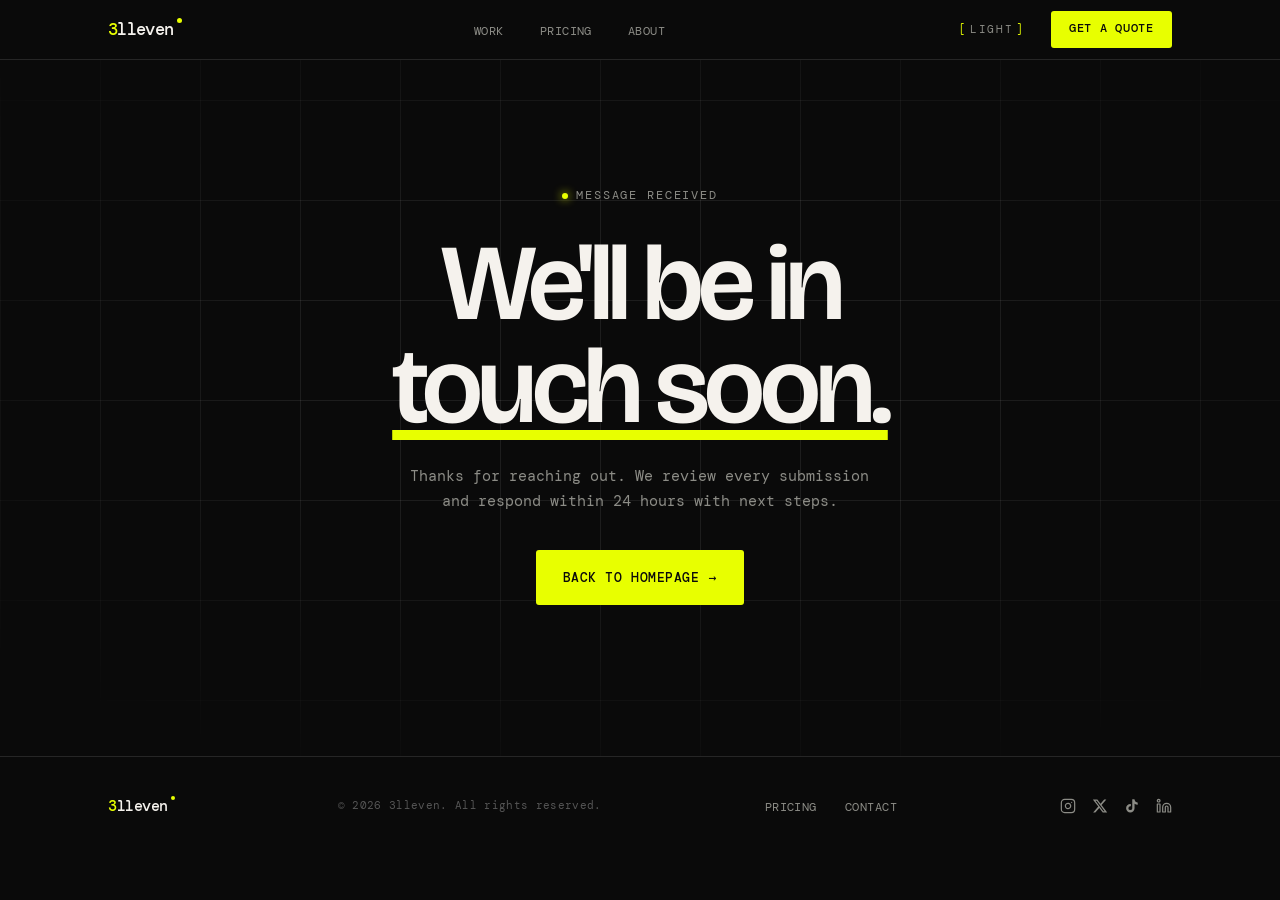
<file: thanks.html>
<!DOCTYPE html>
<html lang="en" data-theme="dark">
<head>
  <meta charset="UTF-8" />
  <link rel="icon" type="image/svg+xml" href="favicon.svg">
  <link rel="icon" type="image/png" href="favicon.png">
  <link rel="apple-touch-icon" href="favicon.png">
  <meta name="viewport" content="width=device-width, initial-scale=1.0" />
  <title>3lleven — Message Received</title>
  <link rel="preconnect" href="https://fonts.googleapis.com" />
  <link rel="preconnect" href="https://fonts.gstatic.com" crossorigin />
  <link href="https://fonts.googleapis.com/css2?family=DM+Mono:wght@400;500&family=Bricolage+Grotesque:opsz,wght@12..96,400;12..96,500;12..96,600;12..96,700;12..96,800&display=swap" rel="stylesheet" />
  <link rel="stylesheet" href="style.css" />
</head>
<body>

<!-- NAV -->
<nav>
  <div class="nav-inner">
    <a href="index.html" class="logo" aria-label="3lleven home"><span class="l3">3</span>lleven<span class="dot"></span></a>
    <ul class="nav-links">
      <li><a href="work.html">Work</a></li>
      <li><a href="pricing.html">Pricing</a></li>
      <li><a href="about.html">About</a></li>
    </ul>
    <div class="nav-right">
      <button class="theme-btn" id="themeToggle" aria-label="Toggle theme">LIGHT</button>
      <a href="contact.html" class="nav-cta">Get a Quote</a>
      <button class="hamburger" id="hamburger" aria-label="Toggle menu">
        <span></span><span></span><span></span>
      </button>
    </div>
  </div>
</nav>

<div class="mobile-menu" id="mobileMenu">
  <a href="work.html">Work</a>
  <a href="pricing.html">Pricing</a>
  <a href="about.html">About</a>
  <a href="contact.html" class="mob-cta">Get a Quote</a>
</div>

<!-- HERO -->
<section class="page-hero">
  <div class="hero-grid"></div>
  <div class="page-hero-inner">
    <div class="page-status"><span class="page-status-dot"></span>Message received</div>
    <h1 class="page-hero-h1">We'll be in<br><span class="hero-accent">touch soon.</span></h1>
    <p class="page-hero-sub">Thanks for reaching out. We review every submission and respond within 24 hours with next steps.</p>
    <div class="page-hero-actions">
      <a href="index.html" class="btn btn-accent">Back to homepage <span class="arr">→</span></a>
    </div>
  </div>
</section>

<!-- FOOTER -->
<footer>
  <div class="footer-inner">
    <div class="footer-logo"><span class="l3">3</span>lleven<span class="dot"></span></div>
    <p class="copy">© 2026 3lleven. All rights reserved.</p>
    <ul class="footer-links">
      <li><a href="pricing.html">Pricing</a></li>
      <li><a href="contact.html">Contact</a></li>
    </ul>
    <div class="footer-social">
      <a href="https://instagram.com/3llevendotcom" target="_blank" rel="noopener" aria-label="Instagram"><svg width="16" height="16" viewBox="0 0 24 24" fill="none" stroke="currentColor" stroke-width="1.8" stroke-linecap="round" stroke-linejoin="round"><rect x="2" y="2" width="20" height="20" rx="5" ry="5"/><path d="M16 11.37A4 4 0 1 1 12.63 8 4 4 0 0 1 16 11.37z"/><line x1="17.5" y1="6.5" x2="17.51" y2="6.5"/></svg></a>
      <a href="https://x.com/3llevendotcom" target="_blank" rel="noopener" aria-label="X"><svg width="16" height="16" viewBox="0 0 24 24" fill="currentColor"><path d="M18.244 2.25h3.308l-7.227 8.26 8.502 11.24H16.17l-5.214-6.817L4.99 21.75H1.68l7.73-8.835L1.254 2.25H8.08l4.713 6.231zm-1.161 17.52h1.833L7.084 4.126H5.117z"/></svg></a>
      <a href="https://tiktok.com/@3llevendotcom" target="_blank" rel="noopener" aria-label="TikTok"><svg width="16" height="16" viewBox="0 0 24 24" fill="currentColor"><path d="M19.59 6.69a4.83 4.83 0 0 1-3.77-4.25V2h-3.45v13.67a2.89 2.89 0 0 1-2.88 2.5 2.89 2.89 0 0 1-2.89-2.89 2.89 2.89 0 0 1 2.89-2.89c.28 0 .54.04.79.1V9.01a6.33 6.33 0 0 0-.79-.05 6.34 6.34 0 0 0-6.34 6.34 6.34 6.34 0 0 0 6.34 6.34 6.34 6.34 0 0 0 6.33-6.34V8.69a8.18 8.18 0 0 0 4.78 1.52V6.75a4.85 4.85 0 0 1-1.01-.06z"/></svg></a>
      <a href="https://linkedin.com/company/3lleven" target="_blank" rel="noopener" aria-label="LinkedIn"><svg width="16" height="16" viewBox="0 0 24 24" fill="none" stroke="currentColor" stroke-width="1.8" stroke-linecap="round" stroke-linejoin="round"><path d="M16 8a6 6 0 0 1 6 6v7h-4v-7a2 2 0 0 0-2-2 2 2 0 0 0-2 2v7h-4v-7a6 6 0 0 1 6-6z"/><rect x="2" y="9" width="4" height="12"/><circle cx="4" cy="4" r="2"/></svg></a>
    </div>
  </div>
</footer>

<script>
  const html  = document.documentElement;
  const btn   = document.getElementById('themeToggle');
  const saved = localStorage.getItem('3lleven-theme') || 'dark';
  html.setAttribute('data-theme', saved);
  btn.textContent = saved === 'dark' ? 'LIGHT' : 'DARK';
  btn.addEventListener('click', () => {
    const next = html.getAttribute('data-theme') === 'dark' ? 'light' : 'dark';
    html.setAttribute('data-theme', next);
    btn.textContent = next === 'dark' ? 'LIGHT' : 'DARK';
    localStorage.setItem('3lleven-theme', next);
  });
  const hamburger = document.getElementById('hamburger');
  const mobileMenu = document.getElementById('mobileMenu');
  hamburger.addEventListener('click', () => { hamburger.classList.toggle('open'); mobileMenu.classList.toggle('open'); });
  document.addEventListener('click', e => { if (!hamburger.contains(e.target) && !mobileMenu.contains(e.target)) { hamburger.classList.remove('open'); mobileMenu.classList.remove('open'); } });
</script>
</body>
</html>
</file>
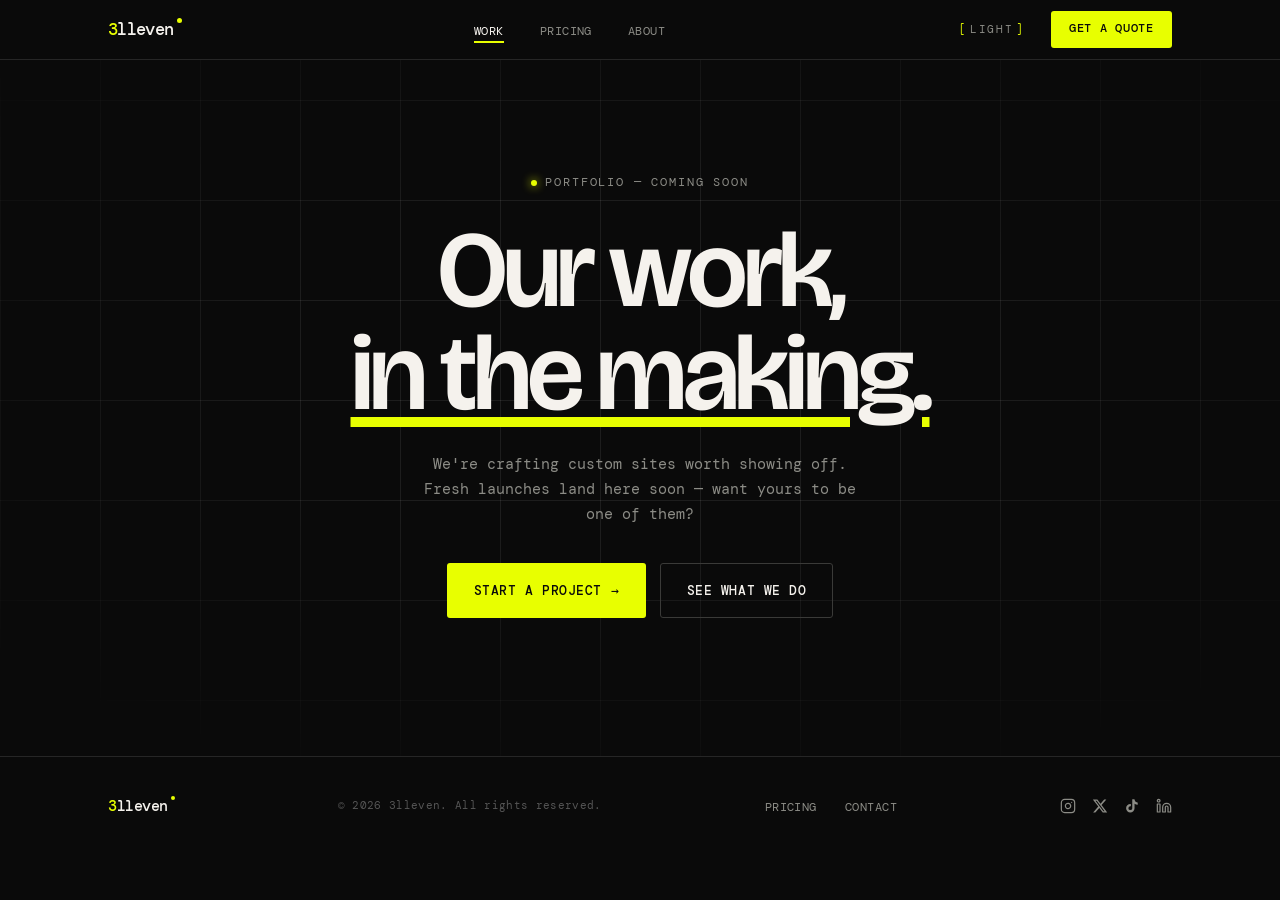
<file: work.html>
<!DOCTYPE html>
<html lang="en" data-theme="dark">
<head>
  <meta charset="UTF-8" />
  <link rel="icon" type="image/svg+xml" href="favicon.svg">
  <link rel="icon" type="image/png" href="favicon.png">
  <link rel="apple-touch-icon" href="favicon.png">
  <meta name="viewport" content="width=device-width, initial-scale=1.0" />
  <title>3lleven — Our Work</title>
  <meta name="description" content="Custom websites by 3lleven — fast, built from scratch, owned by the client. New work landing soon." />
  <link rel="preconnect" href="https://fonts.googleapis.com" />
  <link rel="preconnect" href="https://fonts.gstatic.com" crossorigin />
  <link href="https://fonts.googleapis.com/css2?family=DM+Mono:wght@400;500&family=Bricolage+Grotesque:opsz,wght@12..96,400;12..96,500;12..96,600;12..96,700;12..96,800&display=swap" rel="stylesheet" />
  <link rel="stylesheet" href="style.css" />
</head>
<body>

<!-- NAV -->
<nav>
  <div class="nav-inner">
    <a href="index.html" class="logo" aria-label="3lleven home"><span class="l3">3</span>lleven<span class="dot"></span></a>
    <ul class="nav-links">
      <li><a href="work.html" class="active">Work</a></li>
      <li><a href="pricing.html">Pricing</a></li>
      <li><a href="about.html">About</a></li>
    </ul>
    <div class="nav-right">
      <button class="theme-btn" id="themeToggle" aria-label="Toggle theme">LIGHT</button>
      <a href="contact.html" class="nav-cta">Get a Quote</a>
      <button class="hamburger" id="hamburger" aria-label="Toggle menu">
        <span></span><span></span><span></span>
      </button>
    </div>
  </div>
</nav>

<div class="mobile-menu" id="mobileMenu">
  <a href="work.html">Work</a>
  <a href="pricing.html">Pricing</a>
  <a href="about.html">About</a>
  <a href="contact.html" class="mob-cta">Get a Quote</a>
</div>

<!-- HERO -->
<section class="page-hero">
  <div class="hero-grid"></div>
  <div class="page-hero-inner">
    <div class="page-status"><span class="page-status-dot"></span>Portfolio — Coming soon</div>
    <h1 class="page-hero-h1">Our work,<br><span class="hero-accent">in the making.</span></h1>
    <p class="page-hero-sub">We're crafting custom sites worth showing off. Fresh launches land here soon — want yours to be one of them?</p>
    <div class="page-hero-actions">
      <a href="contact.html" class="btn btn-accent">Start a project <span class="arr">→</span></a>
      <a href="pricing.html" class="btn btn-line">See what we do</a>
    </div>
  </div>
</section>

<!-- FOOTER -->
<footer>
  <div class="footer-inner">
    <div class="footer-logo"><span class="l3">3</span>lleven<span class="dot"></span></div>
    <p class="copy">© 2026 3lleven. All rights reserved.</p>
    <ul class="footer-links">
      <li><a href="pricing.html">Pricing</a></li>
      <li><a href="contact.html">Contact</a></li>
    </ul>
    <div class="footer-social">
      <a href="https://instagram.com/3llevendotcom" target="_blank" rel="noopener" aria-label="Instagram"><svg width="16" height="16" viewBox="0 0 24 24" fill="none" stroke="currentColor" stroke-width="1.8" stroke-linecap="round" stroke-linejoin="round"><rect x="2" y="2" width="20" height="20" rx="5" ry="5"/><path d="M16 11.37A4 4 0 1 1 12.63 8 4 4 0 0 1 16 11.37z"/><line x1="17.5" y1="6.5" x2="17.51" y2="6.5"/></svg></a>
      <a href="https://x.com/3llevendotcom" target="_blank" rel="noopener" aria-label="X"><svg width="16" height="16" viewBox="0 0 24 24" fill="currentColor"><path d="M18.244 2.25h3.308l-7.227 8.26 8.502 11.24H16.17l-5.214-6.817L4.99 21.75H1.68l7.73-8.835L1.254 2.25H8.08l4.713 6.231zm-1.161 17.52h1.833L7.084 4.126H5.117z"/></svg></a>
      <a href="https://tiktok.com/@3llevendotcom" target="_blank" rel="noopener" aria-label="TikTok"><svg width="16" height="16" viewBox="0 0 24 24" fill="currentColor"><path d="M19.59 6.69a4.83 4.83 0 0 1-3.77-4.25V2h-3.45v13.67a2.89 2.89 0 0 1-2.88 2.5 2.89 2.89 0 0 1-2.89-2.89 2.89 2.89 0 0 1 2.89-2.89c.28 0 .54.04.79.1V9.01a6.33 6.33 0 0 0-.79-.05 6.34 6.34 0 0 0-6.34 6.34 6.34 6.34 0 0 0 6.34 6.34 6.34 6.34 0 0 0 6.33-6.34V8.69a8.18 8.18 0 0 0 4.78 1.52V6.75a4.85 4.85 0 0 1-1.01-.06z"/></svg></a>
      <a href="https://linkedin.com/company/3lleven" target="_blank" rel="noopener" aria-label="LinkedIn"><svg width="16" height="16" viewBox="0 0 24 24" fill="none" stroke="currentColor" stroke-width="1.8" stroke-linecap="round" stroke-linejoin="round"><path d="M16 8a6 6 0 0 1 6 6v7h-4v-7a2 2 0 0 0-2-2 2 2 0 0 0-2 2v7h-4v-7a6 6 0 0 1 6-6z"/><rect x="2" y="9" width="4" height="12"/><circle cx="4" cy="4" r="2"/></svg></a>
    </div>
  </div>
</footer>

<script>
  /* ── Theme toggle ── */
  const html  = document.documentElement;
  const btn   = document.getElementById('themeToggle');
  const saved = localStorage.getItem('3lleven-theme') || 'dark';
  html.setAttribute('data-theme', saved);
  btn.textContent = saved === 'dark' ? 'LIGHT' : 'DARK';
  btn.addEventListener('click', () => {
    const next = html.getAttribute('data-theme') === 'dark' ? 'light' : 'dark';
    html.setAttribute('data-theme', next);
    btn.textContent = next === 'dark' ? 'LIGHT' : 'DARK';
    localStorage.setItem('3lleven-theme', next);
  });

  /* ── Hamburger menu ── */
  const hamburger = document.getElementById('hamburger');
  const mobileMenu = document.getElementById('mobileMenu');
  hamburger.addEventListener('click', () => {
    hamburger.classList.toggle('open');
    mobileMenu.classList.toggle('open');
  });
  document.addEventListener('click', e => {
    if (!hamburger.contains(e.target) && !mobileMenu.contains(e.target)) {
      hamburger.classList.remove('open');
      mobileMenu.classList.remove('open');
    }
  });
</script>
</body>
</html>
</file>
<file: style.css>
*, *::before, *::after { box-sizing: border-box; margin: 0; padding: 0; }

    /* ── BRAND TOKENS — dark default ──────────────────
       Source of truth: assets/3lleven-logo.html
       #0A0A0A ink · #1C1C1C surface · #F5F2ED bone
       #E8FF00 accent · #555 muted · DM Mono · sharp edges */
    :root, [data-theme="dark"] {
      --bg:        #0A0A0A;
      --surface:   #141414;
      --surface2:  #1C1C1C;
      --fg:        #F5F2ED;
      --muted:     #8C8C86;
      --dim:       #555555;
      --border:    #262626;
      --border2:   #3A3A38;
      --accent:    #E8FF00;
      --accent-rgb: 232,255,0;
      --accent-ink:#0A0A0A;
      --bad:       #E0796A;
      --bad-rgb:   224,121,106;
      --grid-line: rgba(255,255,255,0.09);
      --maxw: 1120px;
    }

    [data-theme="light"] {
      --bg:        #ECE6D7;
      --surface:   #F5F1E8;
      --surface2:  #F5F1E8;
      --fg:        #1C1B14;
      --muted:     #6E6755;
      --dim:       #978F7B;
      --border:    #D8D0BD;
      --border2:   #C7BDA6;
      --accent:    #4F6228;
      --accent-rgb: 79,98,40;
      --accent-ink:#F5F1E5;
      --bad:       #A6573C;
      --bad-rgb:   166,87,60;
      --grid-line: rgba(0,0,0,0.06);
    }

    html { scroll-behavior: smooth; }

    body {
      font-family: 'Bricolage Grotesque', -apple-system, BlinkMacSystemFont, sans-serif;
      background: var(--bg);
      color: var(--fg);
      line-height: 1.6;
      -webkit-font-smoothing: antialiased;
      overflow-x: hidden;
    }

    a { color: inherit; text-decoration: none; }
    .mono { font-family: 'DM Mono', monospace; }
    .wrap { max-width: var(--maxw); margin: 0 auto; padding: 0 28px; }
    ::selection { background: var(--accent); color: var(--accent-ink); }

    /* ── NAV ───────────────────────────────────────── */
    nav {
      position: fixed;
      top: 0; left: 0; right: 0;
      z-index: 1000;
      height: 60px;
      background: var(--bg);
      border-bottom: 1px solid var(--border);
    }
    .nav-inner {
      max-width: var(--maxw);
      margin: 0 auto;
      padding: 0 28px;
      height: 100%;
      display: flex;
      align-items: center;
      justify-content: space-between;
    }

    .logo {
      font-family: 'DM Mono', monospace;
      font-weight: 500;
      font-size: 1.08rem;
      letter-spacing: -0.04em;
      color: var(--fg);
      display: inline-flex;
      align-items: flex-start;
    }
    .logo .l3 { color: var(--accent); }
    .logo .dot {
      width: 5px; height: 5px; border-radius: 50%;
      background: var(--accent);
      margin-left: 4px; margin-top: 2px;
      animation: pulse 2.4s 1s ease-in-out infinite;
    }
    @keyframes pulse { 0%,100% { opacity: 1; } 50% { opacity: 0.35; } }

    .nav-links { display: flex; gap: 2.25rem; list-style: none; }
    .nav-links a {
      font-family: 'DM Mono', monospace;
      font-size: 0.74rem;
      letter-spacing: 0.04em;
      text-transform: uppercase;
      color: var(--muted);
      position: relative;
      padding: 2px 0;
      transition: color 0.2s;
    }
    .nav-links a::after {
      content: ''; position: absolute; left: 0; bottom: -2px;
      width: 0; height: 2px; background: var(--accent);
      transition: width 0.22s ease;
    }
    .nav-links a:hover { color: var(--fg); }
    .nav-links a:hover::after { width: 100%; }

    .nav-right { display: flex; align-items: center; gap: 1.5rem; }

    .theme-btn {
      background: none; border: none; cursor: pointer;
      color: var(--muted);
      font-family: 'DM Mono', monospace;
      font-size: 0.68rem; letter-spacing: 0.14em; text-transform: uppercase;
      padding: 4px 2px; line-height: 1;
      transition: color 0.2s;
    }
    .theme-btn:hover { color: var(--fg); }
    .theme-btn::before { content: '['; color: var(--accent); margin-right: 3px; }
    .theme-btn::after  { content: ']'; color: var(--accent); margin-left: 3px; }

    .nav-cta {
      font-family: 'DM Mono', monospace;
      font-size: 0.72rem; font-weight: 500;
      letter-spacing: 0.06em; text-transform: uppercase;
      padding: 0.6rem 1.15rem;
      border-radius: 3px;
      background: var(--accent);
      color: var(--accent-ink);
      transition: transform 0.15s, box-shadow 0.2s;
    }
    .nav-cta:hover { transform: translateY(-1px); box-shadow: 4px 4px 0 rgba(var(--accent-rgb),0.25); }

    /* ── BUTTONS ───────────────────────────────────── */
    .btn {
      font-family: 'DM Mono', monospace;
      font-weight: 500; font-size: 0.82rem;
      letter-spacing: 0.04em; text-transform: uppercase;
      padding: 1rem 1.6rem; border-radius: 3px;
      display: inline-flex; align-items: center; gap: 0.6rem;
      cursor: pointer; border: 1px solid transparent;
      transition: transform 0.15s, background 0.2s, color 0.2s, box-shadow 0.2s, border-color 0.2s;
    }
    .btn-accent { background: var(--accent); color: var(--accent-ink); }
    .btn-accent:hover { transform: translateY(-2px); box-shadow: 5px 5px 0 rgba(var(--accent-rgb),0.22); }
    .btn-accent .arr { transition: transform 0.2s; }
    .btn-accent:hover .arr { transform: translateX(4px); }
    .btn-line { background: transparent; color: var(--fg); border-color: var(--border2); }
    .btn-line:hover { border-color: var(--fg); }

    /* ── HERO ──────────────────────────────────────── */
    .hero {
      position: relative;
      min-height: 100vh;
      overflow: hidden;
      background: var(--bg);
    }
    .hero-grid {
      position: absolute; inset: 0; pointer-events: none;
      background-image:
        linear-gradient(to right, var(--grid-line) 1px, transparent 1px),
        linear-gradient(to bottom, var(--grid-line) 1px, transparent 1px);
      background-size: 100px 100px;
      mask-image: radial-gradient(ellipse 85% 75% at 35% 55%, #000 30%, transparent 90%);
      -webkit-mask-image: radial-gradient(ellipse 85% 75% at 35% 55%, #000 30%, transparent 90%);
      opacity: 0.9;
      animation: heroDrift 22s linear infinite;
    }
    @keyframes heroDrift { to { background-position: 100px 100px; } }

    .hero-content {
      position: absolute;
      left: max(28px, calc((100vw - var(--maxw)) / 2 + 28px));
      top: 150px;
      max-width: 880px;
      z-index: 10;
    }
    .hero-h1 {
      font-family: 'Bricolage Grotesque', sans-serif;
      font-weight: 600;
      font-size: clamp(56px, 10.5vw, 150px);
      line-height: 0.92;
      letter-spacing: -0.045em;
      margin: 0 0 40px;
      color: var(--fg);
    }
    .hero-accent {
      text-decoration: underline;
      text-decoration-color: var(--accent);
      text-decoration-thickness: 0.09em;
      text-underline-offset: 0.07em;
    }
    .hero-lede {
      font-family: 'DM Mono', monospace;
      font-size: 0.92rem;
      line-height: 1.7;
      color: var(--muted);
      max-width: 440px;
      margin: 0 0 40px;
    }
    .hero-actions { display: flex; gap: 14px; align-items: center; flex-wrap: wrap; }

    /* Browser preview card — brand colors */
    .hero-browser {
      position: absolute;
      right: max(28px, calc((100vw - var(--maxw)) / 2 + 28px));
      bottom: 96px;
      width: 430px;
      background: var(--surface);
      border: 1px solid var(--border2);
      border-radius: 4px;
      box-shadow: 14px 14px 0 rgba(0,0,0,0.35);
      overflow: hidden;
      transform: rotate(-2deg);
      transition: transform 0.35s cubic-bezier(.2,.8,.2,1);
      z-index: 5;
    }
    [data-theme="light"] .hero-browser { box-shadow: 14px 14px 0 rgba(0,0,0,0.10); }
    .hero-browser-bar {
      height: 34px;
      background: var(--surface2);
      display: flex; align-items: center; padding: 0 12px; gap: 6px;
      border-bottom: 1px solid var(--border);
    }
    .hero-browser-dot { width: 8px; height: 8px; border-radius: 50%; }
    .hero-browser-url {
      flex: 1; margin-left: 10px; height: 19px; border-radius: 3px;
      background: var(--bg);
      border: 1px solid var(--border);
      font-family: 'DM Mono', monospace; font-size: 10px;
      color: var(--muted);
      display: flex; align-items: center; padding: 0 10px; gap: 6px;
    }
    .hero-browser-url::before { content: '●'; font-size: 7px; color: var(--accent); }
    .hero-browser-body { padding: 20px; background: var(--surface); }
    .hero-browser-logo {
      font-family: 'DM Mono', monospace; font-weight: 500;
      font-size: 14px; color: var(--fg); margin-bottom: 4px; letter-spacing: -0.02em;
    }
    .hero-browser-nav { display: flex; justify-content: space-between; align-items: center; margin-bottom: 16px; }
    .hero-browser-navlinks {
      display: flex; gap: 10px; font-size: 8px; color: var(--muted);
      font-family: 'DM Mono', monospace; text-transform: uppercase; letter-spacing: .12em;
    }
    .hero-browser-headline {
      font-family: 'Bricolage Grotesque', sans-serif;
      font-weight: 600; font-size: 23px; line-height: 1.02;
      letter-spacing: -.03em; color: var(--fg); margin-bottom: 10px;
    }
    .hero-browser-bar-text { height: 7px; border-radius: 2px; background: var(--border2); margin-bottom: 5px; }
    .hero-browser-btns { display: flex; gap: 8px; margin-bottom: 16px; margin-top: 12px; }
    .hero-browser-btn-primary {
      height: 26px; padding: 0 12px; display: flex; align-items: center;
      background: var(--accent); color: var(--accent-ink);
      border-radius: 3px; font-size: 9px; font-weight: 500;
      font-family: 'DM Mono', monospace; text-transform: uppercase; letter-spacing: .06em;
    }
    .hero-browser-btn-secondary {
      height: 26px; padding: 0 10px; display: flex; align-items: center;
      background: transparent; border: 1px solid var(--border2);
      color: var(--fg); font-size: 9px;
      font-family: 'DM Mono', monospace; text-transform: uppercase; letter-spacing: .06em;
    }
    .hero-browser-cards { display: grid; grid-template-columns: 1.5fr 1fr; gap: 8px; }
    .hero-browser-card { height: 96px; border-radius: 3px; }
    .hero-browser-card-accent {
      background: var(--accent); position: relative; overflow: hidden;
    }
    .hero-browser-card-label {
      position: absolute; bottom: 8px; left: 10px;
      color: var(--accent-ink); font-size: 8px;
      font-family: 'DM Mono', monospace; letter-spacing: .1em; text-transform: uppercase;
    }
    .hero-browser-card-stripe {
      background: var(--surface2);
      background-image: repeating-linear-gradient(45deg, var(--grid-line) 0 2px, transparent 2px 8px);
    }

    @media (max-width: 900px) {
      .hero { min-height: auto; display: flex; flex-direction: column; padding-bottom: 64px; }
      .hero-content { position: relative; left: auto; right: auto; top: auto; max-width: 100%; padding: 104px 24px 0; }
      .hero-h1 { font-size: clamp(44px, 13vw, 84px); margin-bottom: 28px; }
      .hero-lede { margin-bottom: 28px; }
      .btn { font-size: 0.78rem; padding: 0.9rem 1.4rem; }
      .hero-actions .btn { flex: 1; justify-content: center; }
      .hero-browser {
        position: relative; right: auto; bottom: auto;
        width: 92%; max-width: 360px; margin: 44px auto 0;
        transform: rotate(-2deg);
        box-shadow: 10px 10px 0 rgba(0,0,0,0.3);
      }
      .hero-browser-cards .hero-browser-card { height: 64px; }
    }

    /* ── MARQUEE ───────────────────────────────────── */
    .marquee {
      background: var(--bg);
      overflow: hidden;
      display: flex;
    }
    .marquee-track {
      display: inline-flex; white-space: nowrap; flex-shrink: 0;
      animation: marquee 32s linear infinite;
    }
    .marquee-track span {
      font-family: 'DM Mono', monospace;
      font-size: 0.78rem; letter-spacing: 0.18em; text-transform: uppercase;
      color: var(--muted); padding: 16px 0;
    }
    .marquee-track .sep { color: var(--accent); padding: 0 1.75rem; }
    @keyframes marquee { to { transform: translateX(-100%); } }

    /* ── SECTION COMMONS ───────────────────────────── */
    section { position: relative; }
    .sec-head { max-width: 760px; margin-bottom: 3.5rem; }
    .sec-headline {
      font-family: 'Bricolage Grotesque', sans-serif;
      font-size: clamp(2rem, 4.6vw, 3.4rem);
      font-weight: 600; letter-spacing: -0.035em; line-height: 1.04;
      margin-bottom: 1.1rem;
    }
    .sec-sub { color: var(--muted); font-size: 1.02rem; font-weight: 400; max-width: 560px; line-height: 1.7; }

    /* ── SERVICES ──────────────────────────────────── */
    #services { background: var(--bg); padding: 110px 0; }
    .services-grid { display: grid; grid-template-columns: 1fr 1fr; gap: 1.25rem; }
    @media (max-width: 760px) { .services-grid { grid-template-columns: 1fr; } }
    .services-grid-single { grid-template-columns: 1fr; max-width: 640px; margin: 0 auto; }

    .svc-card {
      background: var(--surface2);
      border: 1px solid var(--border);
      border-radius: 4px;
      padding: 2.5rem;
      transition: border-color 0.25s, transform 0.2s;
    }
    .svc-card:hover { border-color: var(--accent); transform: translateY(-3px); }

    .svc-tag {
      font-family: 'DM Mono', monospace;
      font-size: 0.7rem; letter-spacing: 0.12em; text-transform: uppercase;
      color: var(--accent); margin-bottom: 1.25rem;
    }
    .svc-card h3 {
      font-family: 'Bricolage Grotesque', sans-serif;
      font-size: 1.55rem; font-weight: 600; letter-spacing: -0.025em; margin-bottom: 0.75rem;
    }
    .svc-card > p { font-size: 0.95rem; color: var(--muted); line-height: 1.7; margin-bottom: 1.5rem; }

    .svc-list { list-style: none; display: flex; flex-direction: column; gap: 0.6rem; margin-bottom: 1.75rem; }
    .svc-list li { display: flex; align-items: center; gap: 0.7rem; font-size: 0.9rem; color: var(--fg); }
    .svc-list li::before { content: ''; width: 7px; height: 7px; background: var(--accent); flex-shrink: 0; }

    .plan-note {
      font-size: 0.85rem; color: var(--muted);
      border-top: 1px solid var(--border);
      padding-top: 1rem; line-height: 1.6;
    }
    .plan-note-tag {
      font-family: 'DM Mono', monospace;
      font-size: 0.68rem; letter-spacing: 0.08em; text-transform: uppercase;
      color: var(--accent); display: block; margin-bottom: 0.4rem;
    }

    /* ── BEFORE / AFTER ────────────────────────────── */
    .ba-section { margin-top: 5rem; }
    .ba-head {
      display: grid; grid-template-columns: 1fr 1fr; gap: 3rem;
      margin-bottom: 2rem; align-items: end;
    }
    @media (max-width: 760px) { .ba-head { grid-template-columns: 1fr; gap: 0.75rem; } }
    .ba-head h3 {
      font-family: 'Bricolage Grotesque', sans-serif;
      font-size: clamp(1.5rem, 2.6vw, 2.1rem); font-weight: 600;
      letter-spacing: -0.03em; line-height: 1.08;
    }
    .ba-head p { font-size: 0.95rem; color: var(--muted); line-height: 1.7; }

    .ba-wrap {
      position: relative; width: 100%; overflow: hidden;
      aspect-ratio: 16/9;
      border-radius: 4px; cursor: ew-resize;
      user-select: none; -webkit-user-select: none;
      border: 1px solid var(--border2);
    }
    .ba-after { display: flex; flex-direction: column; width: 100%; height: 100%; isolation: isolate; }
    .ba-before { position: absolute; inset: 0; width: 100%; height: 100%; clip-path: inset(0 50% 0 0); overflow: hidden; z-index: 5; }
    .ba-before > div { width: 100%; height: 100%; }
    .ba-divider {
      position: absolute; top: 0; bottom: 0; left: 50%;
      width: 2px; background: var(--accent);
      transform: translateX(-50%); pointer-events: none; z-index: 10;
      box-shadow: 0 0 12px rgba(var(--accent-rgb),0.5);
    }
    .ba-handle {
      position: absolute; top: 50%; left: 50%;
      transform: translate(-50%,-50%);
      width: 46px; height: 46px;
      background: var(--accent); border-radius: 3px;
      display: flex; align-items: center; justify-content: center;
      z-index: 11; pointer-events: none;
      box-shadow: 0 0 0 4px rgba(var(--accent-rgb),0.12), 0 6px 24px rgba(0,0,0,0.4);
    }
    .ba-handle svg { width: 20px; height: 20px; }
    .ba-badge {
      position: absolute; top: 16px;
      padding: 5px 12px;
      font-family: 'DM Mono', monospace;
      font-size: 0.62rem; letter-spacing: 0.12em;
      text-transform: uppercase;
      border-radius: 3px; z-index: 12; pointer-events: none;
    }
    .ba-badge-before {
      left: 16px;
      background: rgba(0,0,0,0.6); color: rgba(255,255,255,0.55);
      border: 1px solid rgba(255,255,255,0.1);
    }
    .ba-badge-after {
      right: 16px;
      background: var(--accent); color: var(--accent-ink);
    }
    .ba-hint {
      text-align: center;
      font-family: 'DM Mono', monospace;
      font-size: 0.66rem; letter-spacing: 0.14em; text-transform: uppercase;
      color: var(--dim); margin-top: 1rem;
      display: flex; align-items: center; justify-content: center; gap: 0.6rem;
    }
    .ba-hint::before, .ba-hint::after {
      content: ''; display: inline-block; width: 28px; height: 1px; background: var(--border2);
    }

    /* ── BEFORE MOCKUP — 2009-era site (intentionally dated) ── */
    .fake-before {
      background: #eceae4; display: flex; flex-direction: column;
      width: 100%; height: 100%; font-family: Arial, Helvetica, sans-serif; overflow: hidden;
    }
    .fb-nav { background: #ffffff; height: 44px; display: flex; align-items: center; padding: 0 14px; border-bottom: 1px solid #d7d3c9; flex-shrink: 0; }
    .fb-logo { font-family: Arial, sans-serif; font-size: 12px; font-weight: bold; color: #5a6670; margin-right: 16px; white-space: nowrap; letter-spacing: -0.02em; }
    .fb-nav-links { display: flex; gap: 10px; }
    .fb-nav-link { font-family: Arial, sans-serif; font-size: 7px; color: #8f8c84; white-space: nowrap; text-transform: uppercase; letter-spacing: 0.04em; }
    .fb-nav-link.active { color: #5a6670; font-weight: bold; }
    .fb-search { margin-left: auto; display: flex; gap: 3px; align-items: center; }
    .fb-search-input { background: #f4f3ef; border: 1px solid #cfcabe; width: 70px; height: 16px; font-size: 7px; font-family: Arial, sans-serif; padding: 0 4px; color: #aaa; }
    .fb-search-btn { background: #7d8890; border: none; font-size: 7px; font-family: Arial, sans-serif; padding: 3px 6px; color: #fff; white-space: nowrap; }
    .fb-hero { background: #e0ddd5; padding: 14px 16px; display: flex; align-items: center; gap: 14px; border-bottom: 1px solid #d7d3c9; flex-shrink: 0; }
    .fb-hero-text { flex: 1; }
    .fb-hero-h1 { font-family: Arial, sans-serif; font-size: 13px; font-weight: bold; color: #4a4a45; line-height: 1.25; margin-bottom: 5px; }
    .fb-hero-sub { font-family: Arial, sans-serif; font-size: 7px; color: #88857d; line-height: 1.5; margin-bottom: 8px; }
    .fb-hero-btns { display: flex; gap: 5px; }
    .fb-btn-red { background: #7d8890; border: none; padding: 5px 11px; font-family: Arial, sans-serif; font-size: 7px; font-weight: bold; color: #fff; text-transform: uppercase; white-space: nowrap; }
    .fb-btn-outline { background: transparent; border: 1px solid #b3aea2; padding: 4px 9px; font-family: Arial, sans-serif; font-size: 7px; color: #77736a; white-space: nowrap; }
    .fb-hero-img { width: 80px; height: 56px; flex-shrink: 0; background: linear-gradient(135deg, #cbc8c0 0%, #b4b1a8 100%); border: 1px solid #c4c0b5; position: relative; overflow: hidden; }
    .fb-hero-img::before { content: ''; position: absolute; bottom: 6px; left: 50%; transform: translateX(-50%); width: 28px; height: 36px; background: #9a968c; border-radius: 14px 14px 4px 4px; }
    .fb-hero-img::after { content: ''; position: absolute; bottom: 34px; left: 50%; transform: translateX(-50%); width: 20px; height: 20px; background: #9a968c; border-radius: 50%; }
    .fb-body { display: flex; flex: 1; background: #eceae4; overflow: hidden; padding: 8px; }
    .fb-main { flex: 1; padding: 8px 10px; display: flex; flex-direction: column; gap: 6px; overflow: hidden; }
    .fb-main-title { font-family: Arial, sans-serif; font-size: 11px; font-weight: bold; color: #4a4a45; border-bottom: 1px solid #cfcabe; padding-bottom: 3px; }
    .fb-main-cards { display: flex; gap: 6px; margin-top: 4px; }
    .fb-main-card { flex: 1; background: #fff; border: 1px solid #ddd9cf; padding: 5px; display: flex; flex-direction: column; gap: 3px; }
    .fb-main-card-img { height: 28px; background: #d4d1c8; border: 1px solid #cbc7bc; }
    .fb-main-card-title { font-family: Arial, sans-serif; font-size: 6.5px; font-weight: bold; color: #555149; }
    .fb-main-card-text { font-family: Arial, sans-serif; font-size: 5.5px; color: #8a877e; line-height: 1.4; }
    .fb-main-card-link { font-family: Arial, sans-serif; font-size: 6px; color: #7d8890; font-weight: bold; }
    .fb-footer { background: #4a4843; padding: 6px 14px; display: flex; align-items: center; border-top: 1px solid #d7d3c9; flex-shrink: 0; }
    .fb-footer-text { font-family: Arial, sans-serif; font-size: 6px; color: rgba(255,255,255,0.6); }

    /* ── AFTER MOCKUP — the new 3lleven aesthetic ── */
    .fake-after {
      background: #0A0A0A; display: flex; flex-direction: column;
      width: 100%; height: 100%; position: relative; overflow: hidden;
      font-family: 'DM Mono', monospace;
    }
    .fake-after::before { content: ''; position: absolute; top: -20%; left: 8%; right: 30%; bottom: 35%; background: radial-gradient(ellipse, rgba(232,255,0,0.05) 0%, transparent 65%); pointer-events: none; z-index: 0; }
    .fa-nav { height: 46px; display: flex; align-items: center; padding: 0 24px; border-bottom: 1px solid rgba(255,255,255,0.07); position: relative; z-index: 2; flex-shrink: 0; }
    .fa-logo { display: flex; align-items: center; gap: 7px; }
    .fa-logo-mark { width: 20px; height: 20px; border-radius: 3px; background: #E8FF00; display: flex; align-items: center; justify-content: center; }
    .fa-logo-mark-inner { width: 8px; height: 8px; border: 1.5px solid #0A0A0A; border-radius: 1px; }
    .fa-logo-name { font-size: 9px; font-weight: 500; color: rgba(245,242,237,0.9); }
    .fa-nav-links { display: flex; gap: 20px; margin: 0 auto; }
    .fa-nav-link { font-size: 7px; color: rgba(245,242,237,0.4); white-space: nowrap; text-transform: uppercase; letter-spacing: 0.08em; }
    .fa-nav-link.active { color: rgba(245,242,237,0.9); }
    .fa-nav-cta { background: #E8FF00; border-radius: 3px; padding: 5px 12px; font-size: 7px; font-weight: 500; color: #0A0A0A; white-space: nowrap; text-transform: uppercase; letter-spacing: 0.06em; }
    .fa-hero { flex: 1; display: flex; align-items: center; padding: 0 32px; position: relative; z-index: 1; overflow: hidden; }
    .fa-hero-left { display: flex; flex-direction: column; gap: 9px; max-width: 72%; }
    .fa-eyebrow { display: inline-flex; align-items: center; gap: 6px; width: fit-content; }
    .fa-eyebrow-dot { width: 5px; height: 5px; background: #E8FF00; border-radius: 50%; }
    .fa-eyebrow-text { font-size: 6px; color: rgba(245,242,237,0.5); font-weight: 500; letter-spacing: 0.1em; text-transform: uppercase; }
    .fa-h1 { display: flex; flex-direction: column; gap: 2px; font-family: 'Bricolage Grotesque', sans-serif; }
    .fa-h1-line { font-size: 18px; font-weight: 600; color: rgba(245,242,237,0.96); letter-spacing: -0.04em; line-height: 1.0; }
    .fa-h1-line.dim { color: rgba(245,242,237,0.28); }
    .fa-sub { font-size: 7px; color: rgba(245,242,237,0.45); line-height: 1.6; max-width: 90%; }
    .fa-actions { display: flex; gap: 8px; align-items: center; margin-top: 5px; }
    .fa-btn-primary { background: #E8FF00; border-radius: 3px; padding: 6px 13px; font-size: 7px; font-weight: 500; color: #0A0A0A; white-space: nowrap; text-transform: uppercase; letter-spacing: 0.06em; }
    .fa-btn-ghost { border: 1px solid rgba(245,242,237,0.18); border-radius: 3px; padding: 6px 12px; font-size: 7px; color: rgba(245,242,237,0.6); white-space: nowrap; display: flex; align-items: center; gap: 4px; text-transform: uppercase; letter-spacing: 0.06em; }
    .fa-btn-ghost::after { content: '→'; }
    .fa-chips { display: flex; gap: 6px; flex-wrap: wrap; margin-top: 6px; }
    .fa-chip { display: inline-flex; align-items: center; gap: 5px; border: 1px solid rgba(245,242,237,0.1); border-radius: 3px; padding: 3px 9px; font-size: 6px; color: rgba(245,242,237,0.5); white-space: nowrap; text-transform: uppercase; letter-spacing: 0.06em; }
    .fa-chip-dot { width: 4px; height: 4px; border-radius: 50%; flex-shrink: 0; }
    .fa-chip-dot.green { background: #E8FF00; }
    .fa-chip-dot.blue  { background: #6b6b66; }
    .fa-chip-dot.purple{ background: #6b6b66; }

    /* ── PROCESS ───────────────────────────────────── */
    #process { background: var(--bg); padding: 110px 0; }
    .steps-row {
      display: grid; grid-template-columns: repeat(6, 1fr); gap: 0;
      position: relative; margin-top: 1rem;
    }
    .steps-row::before {
      content: ''; position: absolute; top: 23px;
      left: calc(100% / 12); right: calc(100% / 12);
      height: 1px; background: var(--border2); z-index: 0;
    }
    .step { display: flex; flex-direction: column; align-items: center; text-align: center; padding: 0 10px; position: relative; z-index: 1; }
    .step-num {
      width: 48px; height: 48px; border-radius: 4px;
      background: var(--surface2); border: 1px solid var(--border2);
      display: flex; align-items: center; justify-content: center;
      color: var(--muted); margin-bottom: 1rem; flex-shrink: 0;
      transition: background 0.5s ease, border-color 0.5s ease, color 0.5s ease, box-shadow 0.5s ease;
    }
    .step.active .step-num {
      background: var(--accent); border-color: var(--accent); color: var(--accent-ink);
      box-shadow: 0 0 0 5px rgba(var(--accent-rgb),0.12);
    }
    .step-label {
      font-family: 'DM Mono', monospace;
      font-size: 0.78rem; font-weight: 500; color: var(--muted);
      margin-bottom: 0.3rem; transition: color 0.5s ease;
    }
    .step.active .step-label { color: var(--fg); }
    .step-note { font-size: 0.72rem; color: var(--dim); line-height: 1.5; transition: color 0.5s ease; }
    .step.active .step-note { color: var(--muted); }

    @media (max-width: 768px) {
      .steps-row { grid-template-columns: repeat(3, 1fr); gap: 2rem 0.5rem; }
      .steps-row::before { display: none; }
    }
    @media (max-width: 420px) { .steps-row { grid-template-columns: repeat(2, 1fr); } }

    /* ── WHY US ────────────────────────────────────── */
    #whyus { background: var(--bg); padding: 110px 0; }
    .whyus-header { max-width: 760px; margin-bottom: 3.5rem; }

    /* ── FINDER COMPARISON ─────────────────────────── */
    .finder {
      background: var(--bg); border: 1px solid var(--border);
      border-radius: 4px; padding: 2rem; margin-bottom: 2.5rem;
    }
    @media (max-width: 600px) { .finder { padding: 1.25rem; } }
    .finder-tabs { display: grid; grid-template-columns: repeat(3, 1fr); gap: 0.75rem; margin-bottom: 1.75rem; }
    @media (max-width: 640px) { .finder-tabs { grid-template-columns: 1fr; } }
    .finder-tab {
      display: flex; align-items: center; gap: 0.7rem;
      background: var(--surface2); border: 1px solid var(--border);
      border-radius: 3px; padding: 0.9rem 1rem; cursor: pointer;
      font-family: 'DM Mono', monospace; font-size: 0.8rem; color: var(--muted);
      text-align: left; transition: border-color 0.2s, color 0.2s, background 0.2s;
    }
    .finder-tab:hover { color: var(--fg); border-color: var(--border2); }
    .finder-tab.active { color: var(--fg); border-color: var(--accent); background: rgba(var(--accent-rgb),0.04); }
    .finder-tab .ft-ico { width: 18px; height: 18px; flex-shrink: 0; color: var(--muted); }
    .finder-tab.active .ft-ico { color: var(--accent); }

    .finder-quote {
      font-family: 'Bricolage Grotesque', sans-serif;
      font-size: clamp(1.1rem, 2vw, 1.45rem); font-weight: 500; line-height: 1.3;
      color: var(--fg); letter-spacing: -0.02em;
      padding-bottom: 1.5rem; margin-bottom: 1.5rem;
      border-bottom: 1px solid var(--border);
    }
    .finder-quote::before { content: '\201C'; color: var(--accent); }
    .finder-quote::after { content: '\201D'; color: var(--accent); }

    .finder-cols { display: grid; grid-template-columns: 1fr 1fr; gap: 1.25rem; }
    @media (max-width: 700px) { .finder-cols { grid-template-columns: 1fr; } }

    .finder-col-head {
      display: flex; align-items: center; gap: 0.5rem;
      font-family: 'DM Mono', monospace; font-size: 0.76rem; font-weight: 500;
      letter-spacing: 0.06em; text-transform: uppercase;
      padding: 0.7rem 0.9rem; border-radius: 3px; margin-bottom: 0.9rem;
    }
    .finder-col.bad  .finder-col-head { color: var(--bad); background: rgba(var(--bad-rgb),0.08); border: 1px solid rgba(var(--bad-rgb),0.25); }
    .finder-col.good .finder-col-head { color: var(--accent); background: rgba(var(--accent-rgb),0.06); border: 1px solid rgba(var(--accent-rgb),0.3); }

    .finder-steps { display: flex; flex-direction: column; gap: 0.6rem; }
    .finder-step {
      display: flex; align-items: center; gap: 0.8rem;
      background: var(--surface2); border: 1px solid var(--border);
      border-radius: 3px; padding: 0.6rem 1rem; min-height: 3.75rem;
      font-size: 0.88rem; color: var(--fg); line-height: 1.3;
    }
    .finder-step .fs-num {
      width: 24px; height: 24px; flex-shrink: 0; border-radius: 50%;
      display: flex; align-items: center; justify-content: center;
      font-family: 'DM Mono', monospace; font-size: 0.7rem;
      border: 1px solid var(--border2); color: var(--muted);
    }
    .finder-col.bad  .finder-step .fs-num { border-color: rgba(var(--bad-rgb),0.4); color: var(--bad); }
    .finder-col.good .finder-step .fs-num { border-color: rgba(var(--accent-rgb),0.5); color: var(--accent); }

    .finder-outcome {
      margin-top: 0.9rem; border-radius: 3px; padding: 0.85rem; text-align: center;
      font-family: 'DM Mono', monospace; font-size: 0.8rem; font-weight: 500;
      letter-spacing: 0.08em; text-transform: uppercase;
    }
    .finder-col.bad  .finder-outcome { background: rgba(var(--bad-rgb),0.12); color: var(--bad); border: 1px solid rgba(var(--bad-rgb),0.3); }
    .finder-col.good .finder-outcome { background: var(--accent); color: var(--accent-ink); }

    .compare-wrap { background: var(--bg); border: 1px solid var(--border); border-radius: 4px; overflow-x: auto; }
    .compare-table { min-width: 560px; width: 100%; border-collapse: collapse; }
    .compare-table th {
      font-family: 'DM Mono', monospace;
      font-size: 0.68rem; font-weight: 500; letter-spacing: 0.06em; text-transform: uppercase;
      color: var(--muted); padding: 1rem 1.25rem; text-align: left;
      border-bottom: 1px solid var(--border);
    }
    .compare-table th:not(:first-child) { text-align: center; }
    .compare-table td { font-size: 0.875rem; color: var(--muted); padding: 1rem 1.25rem; border-bottom: 1px solid var(--border); line-height: 1.4; }
    .compare-table td:not(:first-child) { text-align: center; }
    .compare-table tr:last-child td { border-bottom: none; }
    .col-hi { background: rgba(var(--accent-rgb),0.09); color: var(--fg) !important; font-weight: 500; }
    .col-hi-head { background: rgba(var(--accent-rgb),0.09); color: var(--fg) !important; font-weight: 700; }
    .ck { color: var(--accent); font-weight: 700; }
    .cx { color: var(--dim); }
    .cw { color: var(--muted); }
    .compare-caption { font-family: 'DM Mono', monospace; font-size: 0.66rem; color: var(--dim); margin-top: 1rem; text-align: right; letter-spacing: 0.03em; }

    /* ── FINAL CTA ─────────────────────────────────── */
    #cta { background: var(--bg); padding: 110px 0; }
    .cta-card {
      background: var(--accent); color: var(--accent-ink);
      border-radius: 4px; padding: 5rem 4rem; text-align: left;
      position: relative; overflow: hidden;
    }
    .cta-card::before {
      content: ''; position: absolute; top: 0; right: 0;
      width: 180px; height: 180px;
      background-image: repeating-linear-gradient(45deg, rgba(10,10,10,0.06) 0 2px, transparent 2px 12px);
      pointer-events: none;
    }
    .cta-headline {
      font-family: 'Bricolage Grotesque', sans-serif;
      font-size: clamp(2.1rem, 4.4vw, 3.4rem); font-weight: 600;
      letter-spacing: -0.035em; line-height: 1.02; margin-bottom: 1rem; color: var(--accent-ink); max-width: 600px;
    }
    .cta-headline em { font-style: normal; text-decoration: underline; text-decoration-thickness: 0.06em; text-underline-offset: 0.08em; }
    .cta-sub { font-family: 'DM Mono', monospace; font-size: 0.9rem; color: var(--accent-ink); opacity: 0.78; max-width: 440px; margin-bottom: 2.5rem; line-height: 1.7; }
    .cta-btn {
      display: inline-flex; align-items: center; gap: 0.6rem;
      font-family: 'DM Mono', monospace;
      font-size: 0.82rem; font-weight: 500; letter-spacing: 0.04em; text-transform: uppercase;
      padding: 1rem 1.8rem; border-radius: 3px;
      background: #0A0A0A; color: #F5F2ED; border: none; cursor: pointer;
      transition: transform 0.15s, background 0.2s;
    }
    .cta-btn:hover { transform: translateY(-2px); background: #1C1C1C; }
    [data-theme="light"] .cta-btn { background: var(--accent-ink); color: var(--accent); }
    [data-theme="light"] .cta-btn:hover { background: #FFFFFF; }
    @media (max-width: 600px) {
      .cta-card { padding: 3rem 1.75rem; }
      #cta, #services, #process, #whyus { padding: 70px 0; }
    }

    /* ── FOOTER ────────────────────────────────────── */
    footer { background: var(--bg); border-top: 1px solid var(--border); padding: 2.25rem 0; }
    .footer-inner { max-width: var(--maxw); margin: 0 auto; padding: 0 28px; display: flex; align-items: center; justify-content: space-between; flex-wrap: wrap; gap: 1.25rem; }
    .footer-logo { font-family: 'DM Mono', monospace; font-weight: 500; font-size: 0.95rem; letter-spacing: -0.03em; display: inline-flex; align-items: flex-start; }
    .footer-logo .l3 { color: var(--accent); }
    .footer-logo .dot { width: 4px; height: 4px; border-radius: 50%; background: var(--accent); margin-left: 3px; margin-top: 2px; }
    footer .copy { font-family: 'DM Mono', monospace; font-size: 0.7rem; color: var(--dim); letter-spacing: 0.03em; }
    .footer-links { display: flex; gap: 1.75rem; list-style: none; }
    .footer-links a { font-family: 'DM Mono', monospace; font-size: 0.72rem; text-transform: uppercase; letter-spacing: 0.04em; color: var(--muted); transition: color 0.2s; }
    .footer-links a:hover { color: var(--accent); }
    .footer-social { display: flex; gap: 1rem; align-items: center; }
    .footer-social a { color: var(--muted); transition: color 0.2s; display: flex; align-items: center; }
    .footer-social a:hover { color: var(--accent); }

    /* ── FADE UP ───────────────────────────────────── */
    .fade-up { opacity: 0; transform: translateY(24px); transition: opacity 0.6s ease, transform 0.6s ease; }
    .fade-up.visible { opacity: 1; transform: translateY(0); }
    .fade-up:nth-child(2) { transition-delay: 0.08s; }
    .fade-up:nth-child(3) { transition-delay: 0.16s; }
    .fade-up:nth-child(4) { transition-delay: 0.24s; }

    /* ── SMOOTH THEME ──────────────────────────────── */
    nav, .svc-card, .compare-wrap, .hero-browser, .step-num, footer, #whyus {
      transition: background-color 0.3s ease, border-color 0.25s ease, color 0.2s ease;
    }

    /* ── HAMBURGER ─────────────────────────────────── */
    .hamburger { display: none; flex-direction: column; gap: 5px; background: none; border: none; cursor: pointer; padding: 4px; z-index: 1001; }
    .hamburger span { display: block; width: 22px; height: 2px; background: var(--fg); transition: transform 0.25s ease, opacity 0.2s ease; }
    .hamburger.open span:nth-child(1) { transform: translateY(7px) rotate(45deg); }
    .hamburger.open span:nth-child(2) { opacity: 0; }
    .hamburger.open span:nth-child(3) { transform: translateY(-7px) rotate(-45deg); }

    .mobile-menu {
      display: none; position: fixed; top: 60px; left: 0; right: 0;
      background: var(--bg);
      border-bottom: 1px solid var(--border);
      padding: 1.25rem 24px 1.5rem;
      flex-direction: column; z-index: 999;
    }
    .mobile-menu.open { display: flex; }
    .mobile-menu a {
      font-family: 'DM Mono', monospace;
      font-size: 0.85rem; text-transform: uppercase; letter-spacing: 0.04em;
      color: var(--muted); padding: 0.85rem 0;
      border-bottom: 1px solid var(--border); transition: color 0.2s;
    }
    .mobile-menu a:last-child { border-bottom: none; }
    .mobile-menu a:hover { color: var(--fg); }
    .mobile-menu .mob-cta {
      margin-top: 1rem; padding: 0.85rem; border-radius: 3px;
      background: var(--accent); color: var(--accent-ink) !important;
      text-align: center; font-weight: 500; border-bottom: none !important;
    }

    @media (max-width: 640px) {
      .nav-links { display: none; }
      .hamburger { display: flex; }
    }

    /* ── REDUCED MOTION ────────────────────────────── */
    @media (prefers-reduced-motion: reduce) {
      .marquee-track, .hero-grid { animation: none; }
      .logo .dot { animation: none; }
      .hero-browser { transition: none; }
      * { scroll-behavior: auto; }
    }
  

/* ── ACTIVE NAV (interior pages) ───────────────── */
.nav-links a.active { color: var(--fg); }
.nav-links a.active::after { width: 100%; }

/* ── INTERIOR PAGE HERO (shared) ───────────────── */
.page-hero {
  position: relative; min-height: 84vh;
  display: flex; align-items: center; justify-content: center;
  text-align: center; padding: 140px 28px 110px; overflow: hidden;
}
.page-hero .hero-grid {
  mask-image: radial-gradient(ellipse 75% 65% at 50% 48%, #000 35%, transparent 92%);
  -webkit-mask-image: radial-gradient(ellipse 75% 65% at 50% 48%, #000 35%, transparent 92%);
}
.page-hero-inner { position: relative; z-index: 2; max-width: 720px; }
.page-status {
  display: inline-flex; align-items: center; gap: 8px;
  font-family: 'DM Mono', monospace; font-size: 0.72rem;
  letter-spacing: 0.16em; text-transform: uppercase; color: var(--muted);
  margin-bottom: 28px;
}
.page-status-dot {
  width: 6px; height: 6px; border-radius: 50%;
  background: var(--accent); box-shadow: 0 0 10px var(--accent);
  animation: pulse 2.4s 0.5s ease-in-out infinite;
}
.page-hero-h1 {
  font-family: 'Bricolage Grotesque', sans-serif; font-weight: 600;
  font-size: clamp(48px, 9vw, 108px); line-height: 0.95;
  letter-spacing: -0.045em; margin-bottom: 26px; color: var(--fg);
}
.page-hero-sub {
  font-family: 'DM Mono', monospace; font-size: 0.92rem; line-height: 1.7;
  color: var(--muted); max-width: 460px; margin: 0 auto 36px;
}
.page-hero-actions { display: flex; gap: 14px; justify-content: center; flex-wrap: wrap; }
@media (max-width: 600px) {
  .page-hero { min-height: 78vh; padding: 120px 20px 80px; }
  .page-hero-actions { width: 100%; }
  .page-hero-actions .btn { flex: 1; justify-content: center; }
}
@media (prefers-reduced-motion: reduce) { .page-status-dot { animation: none; } }

/* ── COMPACT PAGE HEADER (content pages) ───────── */
.page-hero.compact { min-height: auto; padding: 150px 28px 56px; }
.page-hero.compact .page-hero-h1 { font-size: clamp(40px, 6.5vw, 78px); margin-bottom: 20px; }
.page-hero.compact .page-hero-sub { margin-bottom: 0; max-width: 520px; }

/* ── 404 BIG NUMBER ───────────────────────────── */
.error-code {
  font-family: 'Bricolage Grotesque', sans-serif;
  font-size: clamp(7rem, 22vw, 13rem); font-weight: 700;
  letter-spacing: -0.06em; line-height: 1;
  color: var(--accent); margin-bottom: 6px;
}
</file>
